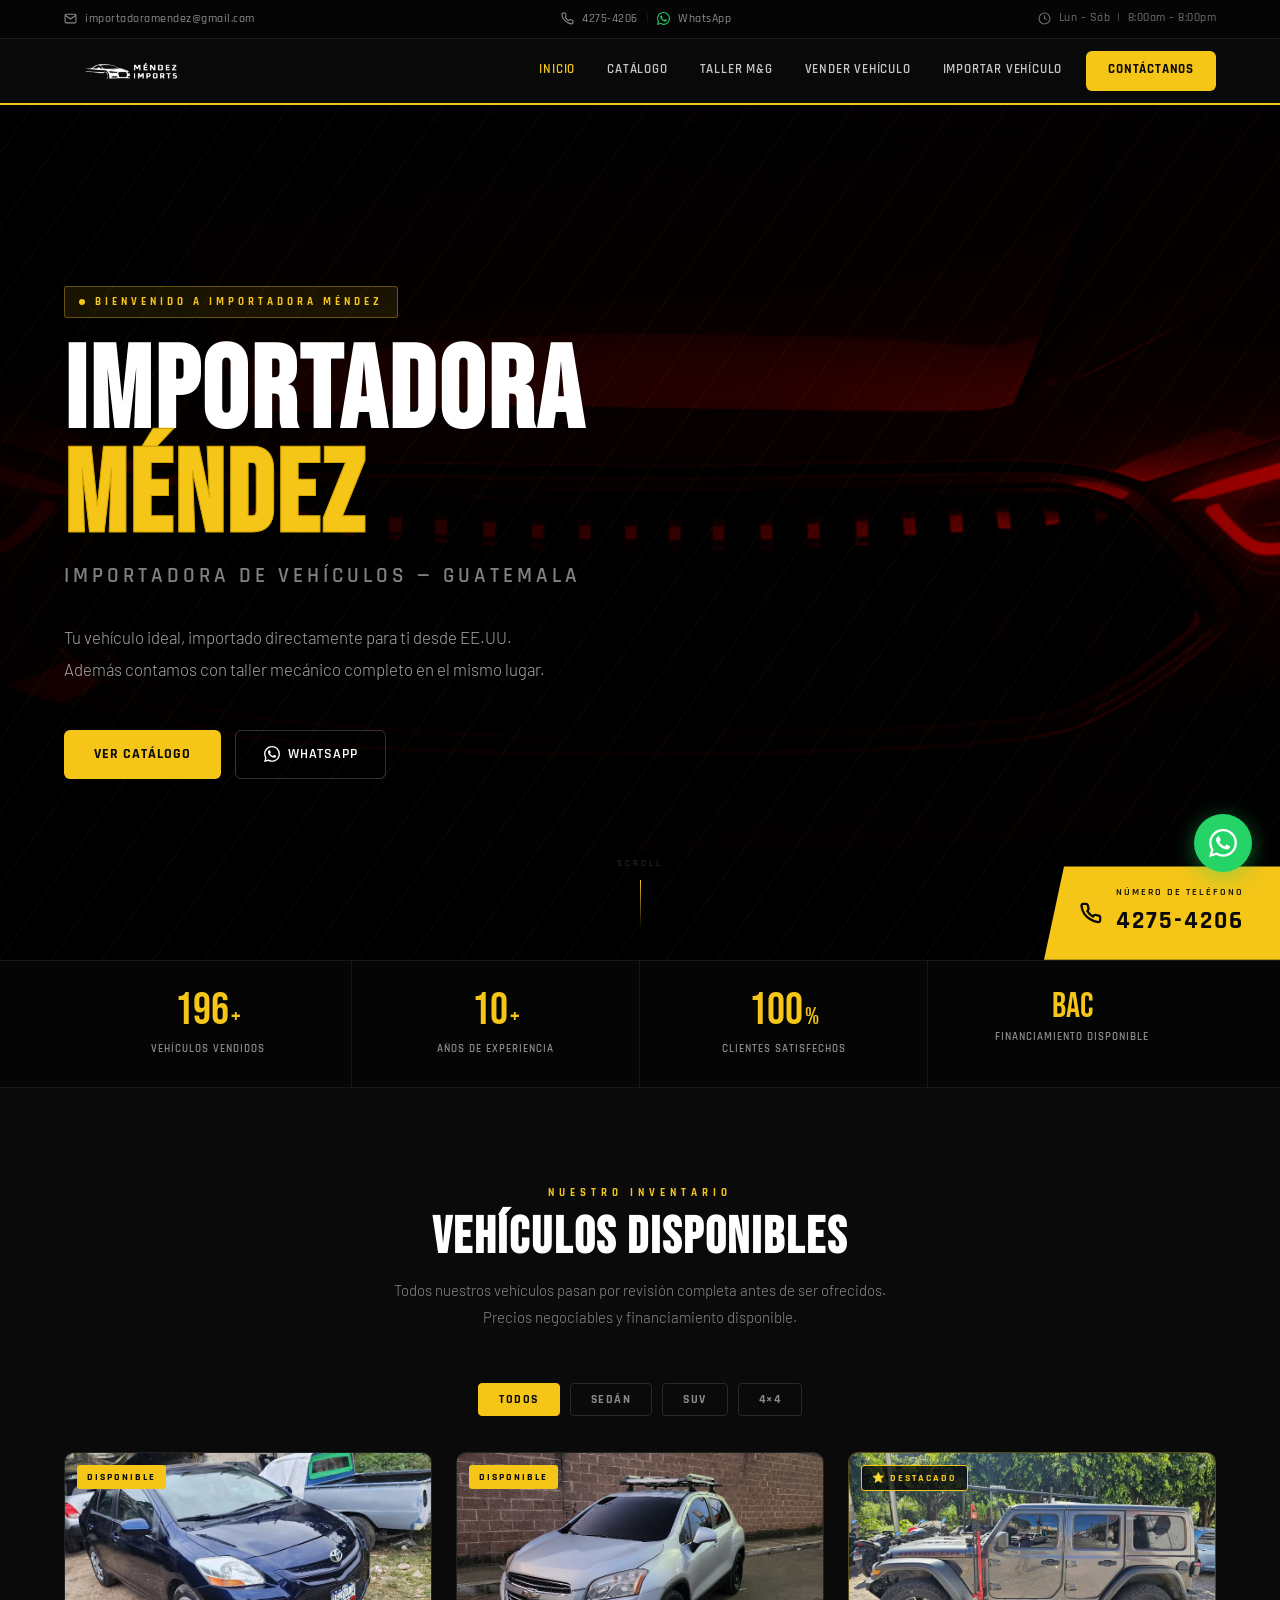
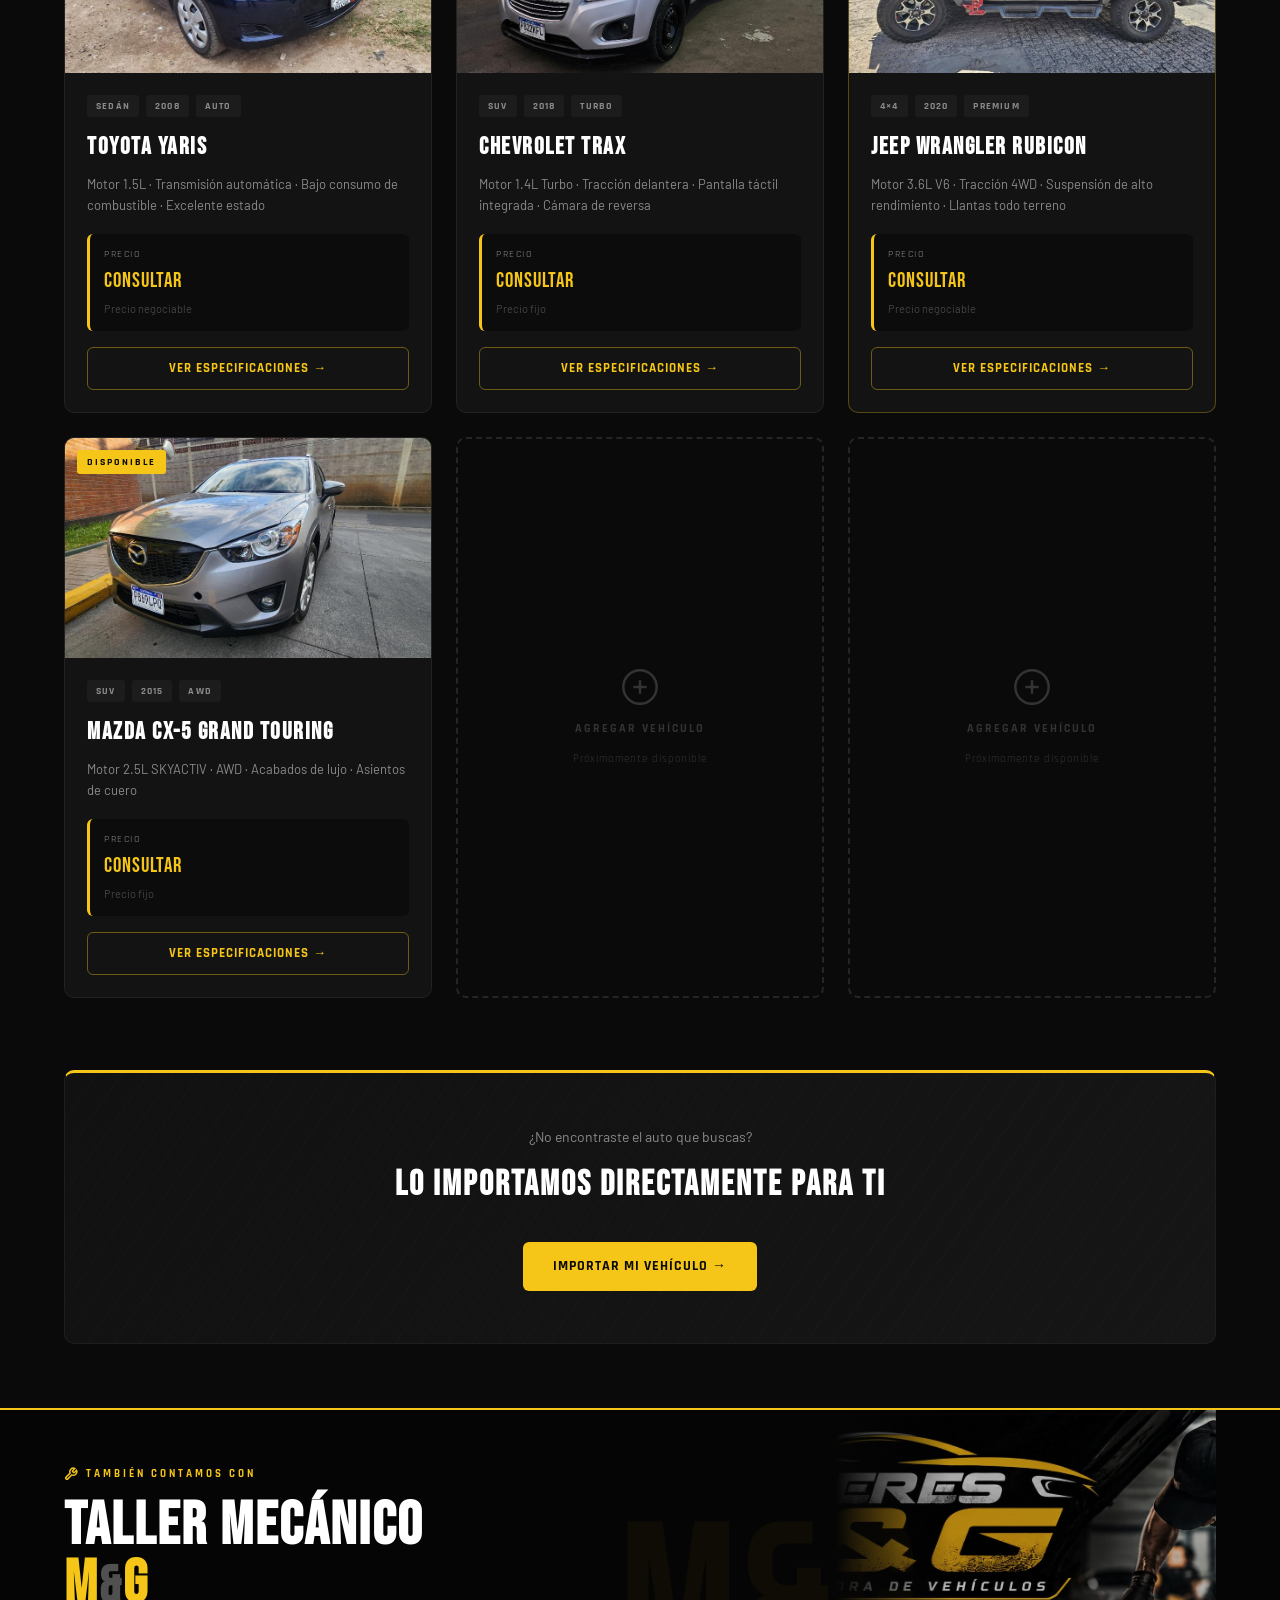
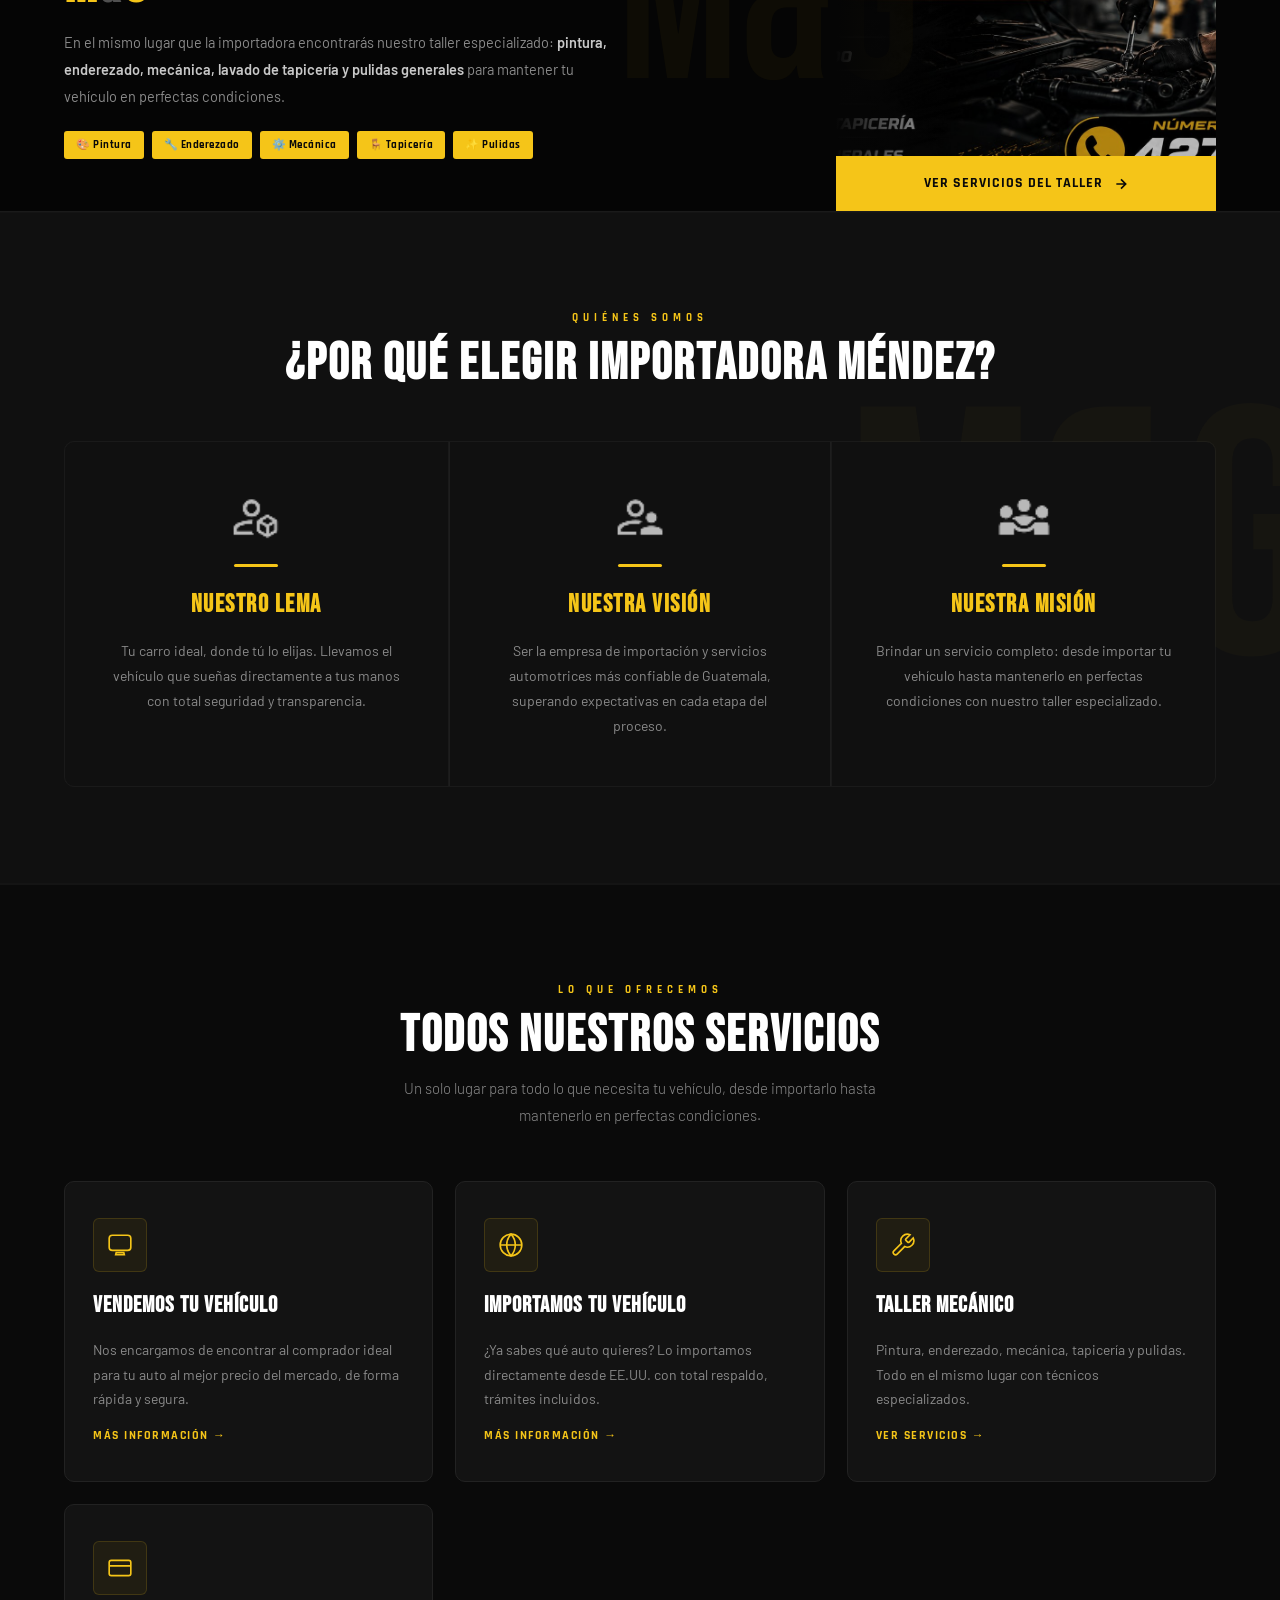
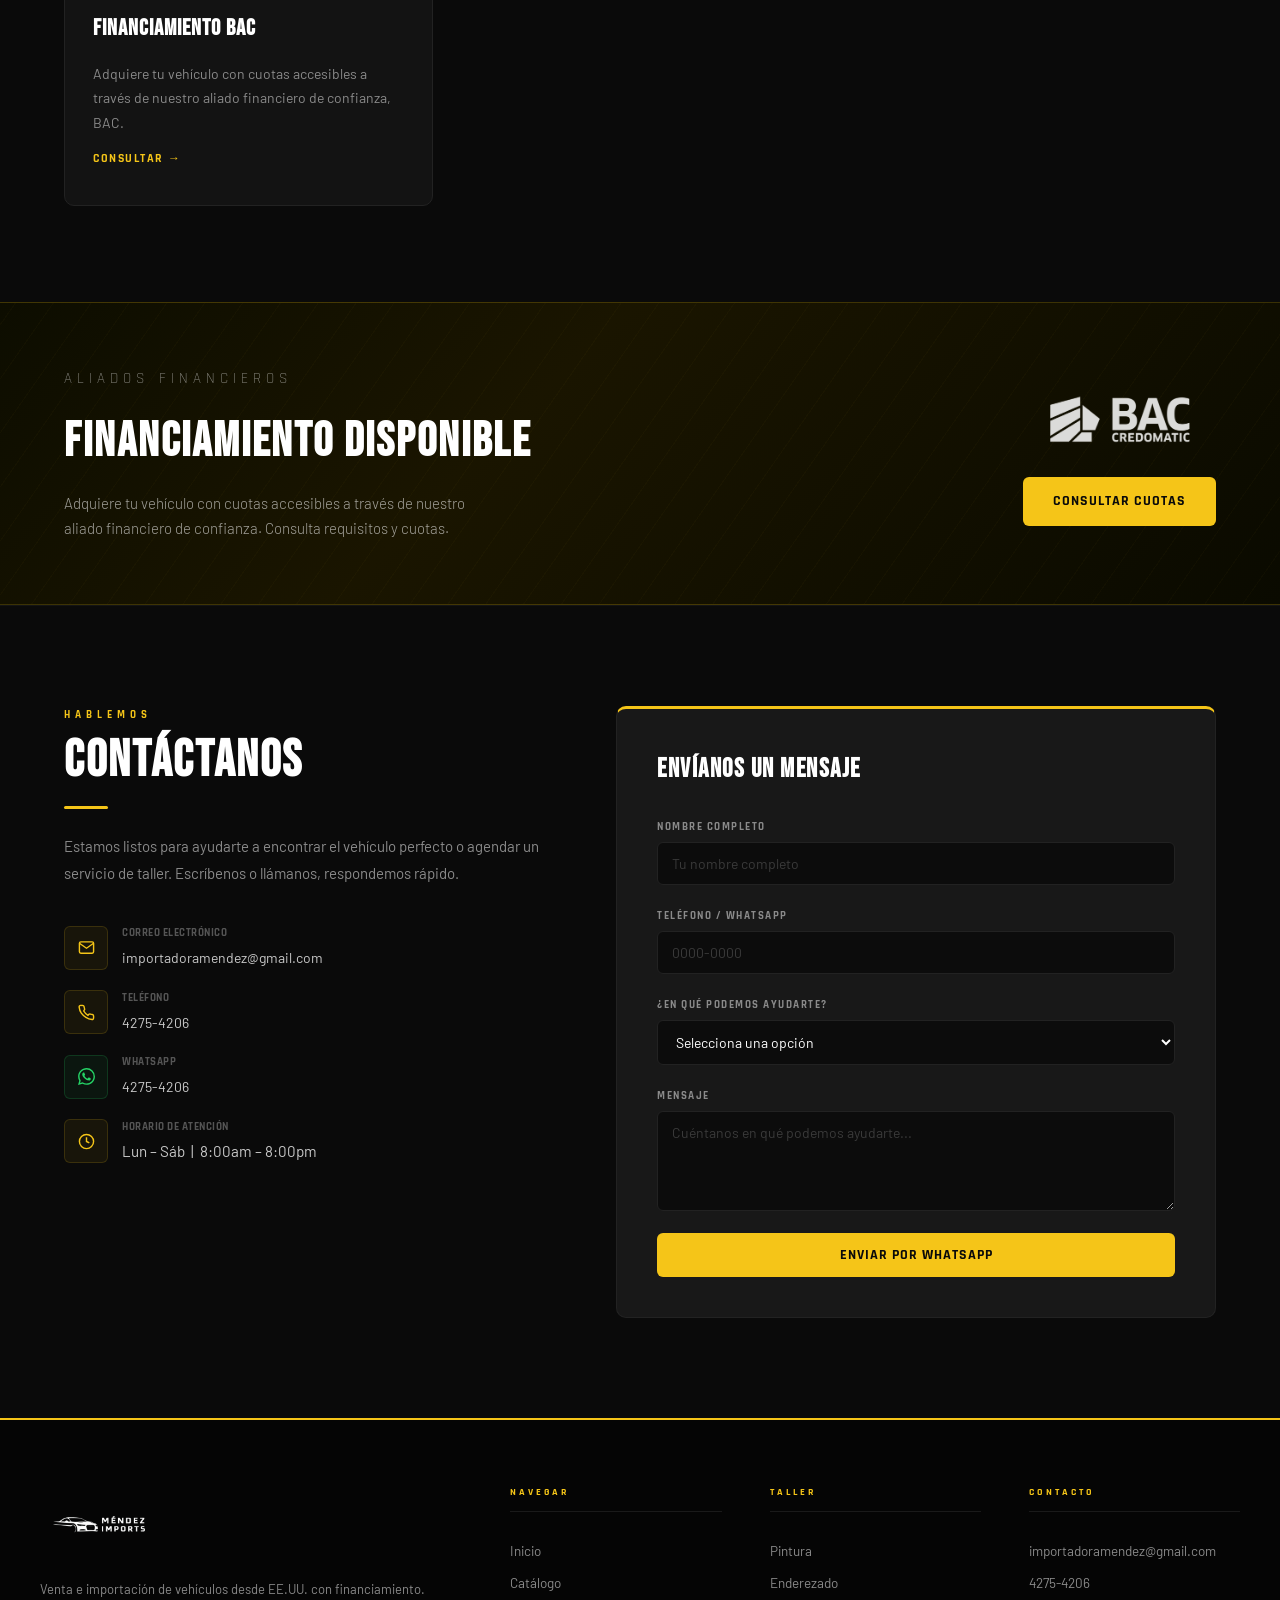
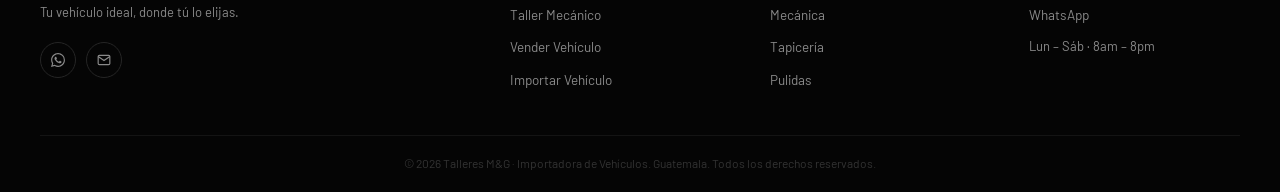
<file: index.html>
<!doctype html>
<html lang="es">
<head>
  <meta charset="UTF-8" />
  <meta name="viewport" content="width=device-width, initial-scale=1.0" />

  <title>Importadora Méndez | Venta e Importación de Vehículos · Guatemala</title>
  <meta name="description" content="Importadora Méndez — Venta e Importación de Vehículos en Guatemala. Venta, importación, pintura, enderezado, mecánica, tapicería y pulidas. Tel: 4275-4206" />
  <meta name="keywords" content="importadora de carros Guatemala, taller mecanico Guatemala, venta de vehiculos Guatemala, importar carro Guatemala, pintura autos Guatemala, M&G" />
  <meta name="robots" content="index, follow" />
  <link rel="canonical" href="https://talleresmg.com/" />

  <meta property="og:type" content="website" />
  <meta property="og:title" content="Importadora Méndez | Venta e Importación de Vehículos · Guatemala" />
  <meta property="og:description" content="Tu vehículo ideal, importado directamente. Además contamos con taller mecánico completo: pintura, enderezado, mecánica y más." />
  <meta property="og:image" content="img/font-principal.png" />
  <meta property="og:locale" content="es_GT" />

  <link rel="preconnect" href="https://fonts.googleapis.com" />
  <link rel="preconnect" href="https://fonts.gstatic.com" crossorigin />
  <link href="https://fonts.googleapis.com/css2?family=Bebas+Neue&family=Rajdhani:wght@400;500;600;700&family=Barlow:ital,wght@0,300;0,400;0,500;0,600;0,700;1,300&display=swap" rel="stylesheet" />
  <link rel="stylesheet" href="css/shared.css" />
  <link rel="stylesheet" href="index.css" />
</head>
<body>

  <!-- SUB-NAV -->
  <nav class="sub-nav">
    <div class="container sub-nav-container">
      <div class="contact-info">
        <svg class="icon-sm" viewBox="0 0 24 24" fill="none" stroke="currentColor" stroke-width="2"><path d="M4 4h16c1.1 0 2 .9 2 2v12c0 1.1-.9 2-2 2H4c-1.1 0-2-.9-2-2V6c0-1.1.9-2 2-2z"/><polyline points="22,6 12,13 2,6"/></svg>
        <a href="mailto:importadoramendez@gmail.com">importadoramendez@gmail.com</a>
      </div>
      <div class="contact-info">
        <svg class="icon-sm" viewBox="0 0 24 24" fill="none" stroke="currentColor" stroke-width="2"><path d="M22 16.92v3a2 2 0 0 1-2.18 2 19.79 19.79 0 0 1-8.63-3.07A19.5 19.5 0 0 1 4.69 13a19.79 19.79 0 0 1-3.07-8.67A2 2 0 0 1 3.56 2h3a2 2 0 0 1 2 1.72c.127.96.361 1.903.7 2.81a2 2 0 0 1-.45 2.11L8.09 9.91a16 16 0 0 0 6 6l1.27-1.27a2 2 0 0 1 2.11-.45c.907.339 1.85.573 2.81.7A2 2 0 0 1 22 16.92z"/></svg>
        <a href="tel:+50242754206">4275-4206</a>
        <span class="divider-pipe">|</span>
        <svg class="icon-sm" style="color:#25D366" viewBox="0 0 24 24" fill="currentColor"><path d="M17.472 14.382c-.297-.149-1.758-.867-2.03-.967-.273-.099-.471-.148-.67.15-.197.297-.767.966-.94 1.164-.173.199-.347.223-.644.075-.297-.15-1.255-.463-2.39-1.475-.883-.788-1.48-1.761-1.653-2.059-.173-.297-.018-.458.13-.606.134-.133.298-.347.446-.52.149-.174.198-.298.298-.497.099-.198.05-.371-.025-.52-.075-.149-.669-1.612-.916-2.207-.242-.579-.487-.5-.669-.51-.173-.008-.371-.01-.57-.01-.198 0-.52.074-.792.372-.272.297-1.04 1.016-1.04 2.479 0 1.462 1.065 2.875 1.213 3.074.149.198 2.096 3.2 5.077 4.487.709.306 1.262.489 1.694.625.712.227 1.36.195 1.871.118.571-.085 1.758-.719 2.006-1.413.248-.694.248-1.289.173-1.413-.074-.124-.272-.198-.57-.347m-5.421 7.403h-.004a9.87 9.87 0 0 1-5.031-1.378l-.361-.214-3.741.982.998-3.648-.235-.374a9.86 9.86 0 0 1-1.51-5.26c.001-5.45 4.436-9.884 9.888-9.884 2.64 0 5.122 1.03 6.988 2.898a9.825 9.825 0 0 1 2.893 6.994c-.003 5.45-4.437 9.884-9.885 9.884m8.413-18.297A11.815 11.815 0 0 0 12.05 0C5.495 0 .16 5.335.157 11.892c0 2.096.547 4.142 1.588 5.945L.057 24l6.305-1.654a11.882 11.882 0 0 0 5.683 1.448h.005c6.554 0 11.89-5.335 11.893-11.893a11.821 11.821 0 0 0-3.48-8.413z"/></svg>
        <a href="https://wa.me/50242754206" target="_blank">WhatsApp</a>
      </div>
      <div class="contact-info horario-info">
        <svg class="icon-sm" viewBox="0 0 24 24" fill="none" stroke="currentColor" stroke-width="2"><circle cx="12" cy="12" r="10"/><polyline points="12 6 12 12 16 14"/></svg>
        <span>Lun – Sáb &nbsp;|&nbsp; 8:00am – 8:00pm</span>
      </div>
    </div>
  </nav>

  <!-- HEADER -->
  <header class="main-header">
    <div class="container nav-container">
      <a class="nav-brand" href="index.html"><img src="img/logo2.png" alt="Importadora Méndez" class="logo" /></a>
      <button class="menu-btn" id="menuBtn" aria-label="Abrir menú">&#9776;</button>
      <ul class="nav-links" id="navLinks">
        <li class="nav-active"><a href="index.html" onclick="closeMenu()">Inicio</a></li>
        <li><a href="#carros" onclick="closeMenu()">Catálogo</a></li>
        <li><a href="especificaiones-carro/taller-mg.html" onclick="closeMenu()">Taller M&G</a></li>
        <li><a href="especificaiones-carro/vendemos-tu-vehiculo.html" onclick="closeMenu()">Vender Vehículo</a></li>
        <li><a href="especificaiones-carro/importamos-tu-vehiculo.html" onclick="closeMenu()">Importar Vehículo</a></li>
        <li class="nav-cta"><a href="#contacto" onclick="closeMenu()">Contáctanos</a></li>
      </ul>
    </div>
  </header>

  <!-- HERO -->
  <section class="hero">
    <img src="img/font-principal.png" alt="Importadora Méndez" class="hero-bg" />
    <div class="hero-overlay"></div>
    <div class="hero-content">
      <div class="hero-tag anim-fade-up">Bienvenido a Importadora Méndez</div>
      <h1 class="hero-title anim-fade-up anim-delay-1">IMPORTADORA<br><span class="hero-accent">MÉNDEZ</span></h1>
      <p class="hero-subtitle-small anim-fade-up anim-delay-2">Importadora de Vehículos — Guatemala</p>
      <p class="hero-description anim-fade-up anim-delay-3">
        Tu vehículo ideal, importado directamente para ti desde EE.UU.<br>
        Además contamos con taller mecánico completo en el mismo lugar.
      </p>
      <div class="hero-buttons anim-fade-up anim-delay-4">
        <a href="#carros" class="btn-primary">Ver Catálogo</a>
        <a href="https://wa.me/50242754206" class="btn-outline" target="_blank">
          <svg width="16" height="16" viewBox="0 0 24 24" fill="currentColor"><path d="M17.472 14.382c-.297-.149-1.758-.867-2.03-.967-.273-.099-.471-.148-.67.15-.197.297-.767.966-.94 1.164-.173.199-.347.223-.644.075-.297-.15-1.255-.463-2.39-1.475-.883-.788-1.48-1.761-1.653-2.059-.173-.297-.018-.458.13-.606.134-.133.298-.347.446-.52.149-.174.198-.298.298-.497.099-.198.05-.371-.025-.52-.075-.149-.669-1.612-.916-2.207-.242-.579-.487-.5-.669-.51-.173-.008-.371-.01-.57-.01-.198 0-.52.074-.792.372-.272.297-1.04 1.016-1.04 2.479 0 1.462 1.065 2.875 1.213 3.074.149.198 2.096 3.2 5.077 4.487.709.306 1.262.489 1.694.625.712.227 1.36.195 1.871.118.571-.085 1.758-.719 2.006-1.413.248-.694.248-1.289.173-1.413-.074-.124-.272-.198-.57-.347m-5.421 7.403h-.004a9.87 9.87 0 0 1-5.031-1.378l-.361-.214-3.741.982.998-3.648-.235-.374a9.86 9.86 0 0 1-1.51-5.26c.001-5.45 4.436-9.884 9.888-9.884 2.64 0 5.122 1.03 6.988 2.898a9.825 9.825 0 0 1 2.893 6.994c-.003 5.45-4.437 9.884-9.885 9.884m8.413-18.297A11.815 11.815 0 0 0 12.05 0C5.495 0 .16 5.335.157 11.892c0 2.096.547 4.142 1.588 5.945L.057 24l6.305-1.654a11.882 11.882 0 0 0 5.683 1.448h.005c6.554 0 11.89-5.335 11.893-11.893a11.821 11.821 0 0 0-3.48-8.413z"/></svg>
          WhatsApp
        </a>
      </div>
    </div>
    <div class="hero-phone-strip">
      <svg width="22" height="22" viewBox="0 0 24 24" fill="none" stroke="currentColor" stroke-width="2.5"><path d="M22 16.92v3a2 2 0 0 1-2.18 2 19.79 19.79 0 0 1-8.63-3.07A19.5 19.5 0 0 1 4.69 13a19.79 19.79 0 0 1-3.07-8.67A2 2 0 0 1 3.56 2h3a2 2 0 0 1 2 1.72c.127.96.361 1.903.7 2.81a2 2 0 0 1-.45 2.11L8.09 9.91a16 16 0 0 0 6 6l1.27-1.27a2 2 0 0 1 2.11-.45c.907.339 1.85.573 2.81.7A2 2 0 0 1 22 16.92z"/></svg>
      <div class="hero-phone-strip-text">
        <small>Número de teléfono</small>
        <strong>4275-4206</strong>
      </div>
    </div>
    <div class="hero-scroll-hint">
      <span>Scroll</span>
      <div class="scroll-line"></div>
    </div>
  </section>

  <!-- STATS BAR -->
  <section class="stats-bar">
    <div class="container stats-grid">
      <div class="stat-item">
        <div class="stat-num-row"><span class="stat-number" data-target="200">0</span><span class="stat-suffix">+</span></div>
        <span class="stat-label">Vehículos vendidos</span>
      </div>
      <div class="stat-item">
        <div class="stat-num-row"><span class="stat-number" data-target="10">0</span><span class="stat-suffix">+</span></div>
        <span class="stat-label">Años de experiencia</span>
      </div>
      <div class="stat-item">
        <div class="stat-num-row"><span class="stat-number">100</span><span class="stat-suffix">%</span></div>
        <span class="stat-label">Clientes satisfechos</span>
      </div>
      <div class="stat-item">
        <div class="stat-num-row"><span class="stat-number stat-text">BAC</span></div>
        <span class="stat-label">Financiamiento disponible</span>
      </div>
    </div>
  </section>

  <!-- CATÁLOGO -->
  <section class="catalog-section" id="carros">
    <div class="container">
      <div class="section-header centered">
        <p class="section-eyebrow">Nuestro Inventario</p>
        <h2 class="section-title">Vehículos Disponibles</h2>
        <p class="section-subtitle">Todos nuestros vehículos pasan por revisión completa antes de ser ofrecidos. Precios negociables y financiamiento disponible.</p>
      </div>

      <!-- Filtros -->
      <div class="catalog-filters">
        <button class="filter-btn active" onclick="filterCars('all',this)">Todos</button>
        <button class="filter-btn" onclick="filterCars('sedan',this)">Sedán</button>
        <button class="filter-btn" onclick="filterCars('suv',this)">SUV</button>
        <button class="filter-btn" onclick="filterCars('4x4',this)">4×4</button>
      </div>

      <div class="cards-grid" id="carsGrid">

        <article class="vehicle-card" data-type="sedan">
          <a href="especificaiones-carro/especificaciones-toyota.html" class="card-img-wrap">
            <div class="card-badge badge badge-amarillo">Disponible</div>
            <img src="img-carros/car-toyota-1.jpg" alt="Toyota Yaris 2008" loading="lazy" />
          </a>
          <div class="card-body">
            <div class="card-tags"><span class="tag">Sedán</span><span class="tag">2008</span><span class="tag">Auto</span></div>
            <h3>Toyota Yaris</h3>
            <p class="card-desc">Motor 1.5L · Transmisión automática · Bajo consumo de combustible · Excelente estado</p>
            <div class="card-price">
              <span class="price-label">Precio</span>
              <span class="price-value">Consultar</span>
              <span class="price-note">Precio negociable</span>
            </div>
            <a href="especificaiones-carro/especificaciones-toyota.html" class="card-btn">Ver especificaciones →</a>
          </div>
        </article>

        <article class="vehicle-card" data-type="suv">
          <a href="especificaiones-carro/especificaciones-trax.html" class="card-img-wrap">
            <div class="card-badge badge badge-amarillo">Disponible</div>
            <img src="img-carros/car-trax-1.jpg" alt="Chevrolet Trax 2018" loading="lazy" />
          </a>
          <div class="card-body">
            <div class="card-tags"><span class="tag">SUV</span><span class="tag">2018</span><span class="tag">Turbo</span></div>
            <h3>Chevrolet Trax</h3>
            <p class="card-desc">Motor 1.4L Turbo · Tracción delantera · Pantalla táctil integrada · Cámara de reversa</p>
            <div class="card-price">
              <span class="price-label">Precio</span>
              <span class="price-value">Consultar</span>
              <span class="price-note">Precio fijo</span>
            </div>
            <a href="especificaiones-carro/especificaciones-trax.html" class="card-btn">Ver especificaciones →</a>
          </div>
        </article>

        <article class="vehicle-card vehicle-card--featured" data-type="4x4">
          <a href="especificaiones-carro/especificaciones-rubincon.html" class="card-img-wrap">
            <div class="card-badge badge badge-dark">⭐ Destacado</div>
            <img src="img-carros/car-rubincon-1.jpg" alt="Jeep Wrangler Rubicon 2020" loading="lazy" />
          </a>
          <div class="card-body">
            <div class="card-tags"><span class="tag">4×4</span><span class="tag">2020</span><span class="tag">Premium</span></div>
            <h3>Jeep Wrangler Rubicon</h3>
            <p class="card-desc">Motor 3.6L V6 · Tracción 4WD · Suspensión de alto rendimiento · Llantas todo terreno</p>
            <div class="card-price">
              <span class="price-label">Precio</span>
              <span class="price-value">Consultar</span>
              <span class="price-note">Precio negociable</span>
            </div>
            <a href="especificaiones-carro/especificaciones-rubincon.html" class="card-btn">Ver especificaciones →</a>
          </div>
        </article>

        <article class="vehicle-card" data-type="suv">
          <a href="especificaiones-carro/especificaciones-mazda.html" class="card-img-wrap">
            <div class="card-badge badge badge-amarillo">Disponible</div>
            <img src="img-carros/car-mazda-1.jpg" alt="Mazda CX-5 Grand Touring 2015" loading="lazy" />
          </a>
          <div class="card-body">
            <div class="card-tags"><span class="tag">SUV</span><span class="tag">2015</span><span class="tag">AWD</span></div>
            <h3>Mazda CX-5 Grand Touring</h3>
            <p class="card-desc">Motor 2.5L SKYACTIV · AWD · Acabados de lujo · Asientos de cuero</p>
            <div class="card-price">
              <span class="price-label">Precio</span>
              <span class="price-value">Consultar</span>
              <span class="price-note">Precio fijo</span>
            </div>
            <a href="especificaiones-carro/especificaciones-mazda.html" class="card-btn">Ver especificaciones →</a>
          </div>
        </article>

        <!-- Espacios para agregar más vehículos -->
        <article class="vehicle-card" data-type="placeholder" style="border:2px dashed #252525; background:transparent; display:flex; align-items:center; justify-content:center; min-height:380px; flex-direction:column; gap:12px; color:#333; transition: all 0.25s ease;" onmouseenter="this.style.borderColor='rgba(245,197,24,0.4)';this.style.color='rgba(245,197,24,0.5)'" onmouseleave="this.style.borderColor='#252525';this.style.color='#333'">
          <svg width="40" height="40" viewBox="0 0 24 24" fill="none" stroke="currentColor" stroke-width="1.5"><circle cx="12" cy="12" r="10"/><path d="M12 8v8M8 12h8"/></svg>
          <span style="font-family:'Rajdhani',sans-serif; font-weight:700; font-size:12px; letter-spacing:2px; text-transform:uppercase;">Agregar vehículo</span>
          <span style="font-size:11px; letter-spacing:1px; font-family:'Rajdhani',sans-serif;">Próximamente disponible</span>
        </article>

        <article class="vehicle-card" data-type="placeholder" style="border:2px dashed #252525; background:transparent; display:flex; align-items:center; justify-content:center; min-height:380px; flex-direction:column; gap:12px; color:#333; transition: all 0.25s ease;" onmouseenter="this.style.borderColor='rgba(245,197,24,0.4)';this.style.color='rgba(245,197,24,0.5)'" onmouseleave="this.style.borderColor='#252525';this.style.color='#333'">
          <svg width="40" height="40" viewBox="0 0 24 24" fill="none" stroke="currentColor" stroke-width="1.5"><circle cx="12" cy="12" r="10"/><path d="M12 8v8M8 12h8"/></svg>
          <span style="font-family:'Rajdhani',sans-serif; font-weight:700; font-size:12px; letter-spacing:2px; text-transform:uppercase;">Agregar vehículo</span>
          <span style="font-size:11px; letter-spacing:1px; font-family:'Rajdhani',sans-serif;">Próximamente disponible</span>
        </article>

      </div>

      <div class="catalog-cta">
        <p>¿No encontraste el auto que buscas?</p>
        <h3>Lo importamos directamente para ti</h3>
        <a href="especificaiones-carro/importamos-tu-vehiculo.html" class="btn-primary">Importar mi vehículo →</a>
      </div>
    </div>
  </section>

  <!-- TALLER BANNER (bloque compacto) -->
  <section class="taller-banner-section" id="taller">
    <div class="container">
      <div class="taller-banner-inner">
        <div class="taller-banner-left">
          <div class="taller-banner-tag">
            <svg width="14" height="14" viewBox="0 0 24 24" fill="none" stroke="currentColor" stroke-width="2.5"><path d="M14.7 6.3a1 1 0 0 0 0 1.4l1.6 1.6a1 1 0 0 0 1.4 0l3.77-3.77a6 6 0 0 1-7.94 7.94l-6.91 6.91a2.12 2.12 0 0 1-3-3l6.91-6.91a6 6 0 0 1 7.94-7.94l-3.76 3.76z"/></svg>
            También contamos con
          </div>
          <h2 class="taller-banner-title">Taller Mecánico<br><span>M<span class="amp">&</span>G</span></h2>
          <p class="taller-banner-desc">
            En el mismo lugar que la importadora encontrarás nuestro taller especializado: <strong>pintura, enderezado, mecánica, lavado de tapicería y pulidas generales</strong> para mantener tu vehículo en perfectas condiciones.
          </p>
          <div class="taller-banner-pills">
            <span>🎨 Pintura</span>
            <span>🔧 Enderezado</span>
            <span>⚙️ Mecánica</span>
            <span>🪑 Tapicería</span>
            <span>✨ Pulidas</span>
          </div>
        </div>
        <div class="taller-banner-right">
          <img src="img/taller-mecanico.png" alt="Taller M&G" class="taller-banner-img" />
          <a href="especificaiones-carro/taller-mg.html" class="taller-banner-btn">
            Ver servicios del taller
            <svg width="16" height="16" viewBox="0 0 24 24" fill="none" stroke="currentColor" stroke-width="2.5"><path d="M5 12h14M12 5l7 7-7 7"/></svg>
          </a>
        </div>
      </div>
    </div>
  </section>

  <!-- NOSOTROS -->
  <section class="nosotros-section">
    <div class="container">
      <div class="section-header centered">
        <p class="section-eyebrow">Quiénes somos</p>
        <h2 class="section-title">¿Por qué elegir Importadora Méndez?</h2>
      </div>
      <div class="nosotros-grid">
        <div class="nosotros-item">
          <div class="nosotros-icon-wrap"><img src="img/icon-lema.png" alt="Nuestro Lema" /></div>
          <div class="divider-line"></div>
          <h3>Nuestro Lema</h3>
          <p>Tu carro ideal, donde tú lo elijas. Llevamos el vehículo que sueñas directamente a tus manos con total seguridad y transparencia.</p>
        </div>
        <div class="nosotros-item nosotros-item--center">
          <div class="nosotros-icon-wrap"><img src="img/icon-vision.png" alt="Nuestra Visión" /></div>
          <div class="divider-line"></div>
          <h3>Nuestra Visión</h3>
          <p>Ser la empresa de importación y servicios automotrices más confiable de Guatemala, superando expectativas en cada etapa del proceso.</p>
        </div>
        <div class="nosotros-item">
          <div class="nosotros-icon-wrap"><img src="img/icon-mision.png" alt="Nuestra Misión" /></div>
          <div class="divider-line"></div>
          <h3>Nuestra Misión</h3>
          <p>Brindar un servicio completo: desde importar tu vehículo hasta mantenerlo en perfectas condiciones con nuestro taller especializado.</p>
        </div>
      </div>
    </div>
  </section>

  <!-- SERVICIOS -->
  <section class="servicios-section">
    <div class="container">
      <div class="section-header centered">
        <p class="section-eyebrow">Lo que ofrecemos</p>
        <h2 class="section-title">Todos Nuestros Servicios</h2>
        <p class="section-subtitle">Un solo lugar para todo lo que necesita tu vehículo, desde importarlo hasta mantenerlo en perfectas condiciones.</p>
      </div>
      <div class="servicios-grid">
        <a href="especificaiones-carro/vendemos-tu-vehiculo.html" class="servicio-card">
          <div class="servicio-icon-wrap">
            <svg width="26" height="26" viewBox="0 0 24 24" fill="none" stroke="currentColor" stroke-width="1.5"><path d="M19 17H5a3 3 0 0 1-3-3V6a3 3 0 0 1 3-3h14a3 3 0 0 1 3 3v8a3 3 0 0 1-3 3z"/><path d="M16 21H8l.5-2h7l.5 2z"/></svg>
          </div>
          <h3>Vendemos tu Vehículo</h3>
          <p>Nos encargamos de encontrar al comprador ideal para tu auto al mejor precio del mercado, de forma rápida y segura.</p>
          <span class="servicio-link">Más información →</span>
        </a>
        <a href="especificaiones-carro/importamos-tu-vehiculo.html" class="servicio-card">
          <div class="servicio-icon-wrap">
            <svg width="26" height="26" viewBox="0 0 24 24" fill="none" stroke="currentColor" stroke-width="1.5"><circle cx="12" cy="12" r="10"/><path d="M2 12h20M12 2a15.3 15.3 0 0 1 4 10 15.3 15.3 0 0 1-4 10 15.3 15.3 0 0 1-4-10 15.3 15.3 0 0 1 4-10z"/></svg>
          </div>
          <h3>Importamos tu Vehículo</h3>
          <p>¿Ya sabes qué auto quieres? Lo importamos directamente desde EE.UU. con total respaldo, trámites incluidos.</p>
          <span class="servicio-link">Más información →</span>
        </a>
        <a href="especificaiones-carro/taller-mg.html" class="servicio-card">
          <div class="servicio-icon-wrap">
            <svg width="26" height="26" viewBox="0 0 24 24" fill="none" stroke="currentColor" stroke-width="1.5"><path d="M14.7 6.3a1 1 0 0 0 0 1.4l1.6 1.6a1 1 0 0 0 1.4 0l3.77-3.77a6 6 0 0 1-7.94 7.94l-6.91 6.91a2.12 2.12 0 0 1-3-3l6.91-6.91a6 6 0 0 1 7.94-7.94l-3.76 3.76z"/></svg>
          </div>
          <h3>Taller Mecánico</h3>
          <p>Pintura, enderezado, mecánica, tapicería y pulidas. Todo en el mismo lugar con técnicos especializados.</p>
          <span class="servicio-link">Ver servicios →</span>
        </a>
        <a href="#contacto" class="servicio-card">
          <div class="servicio-icon-wrap">
            <svg width="26" height="26" viewBox="0 0 24 24" fill="none" stroke="currentColor" stroke-width="1.5"><rect x="2" y="5" width="20" height="14" rx="2"/><path d="M2 10h20"/></svg>
          </div>
          <h3>Financiamiento BAC</h3>
          <p>Adquiere tu vehículo con cuotas accesibles a través de nuestro aliado financiero de confianza, BAC.</p>
          <span class="servicio-link">Consultar →</span>
        </a>
      </div>
    </div>
  </section>

  <!-- FINANCE BANNER -->
  <section class="finance-banner">
    <div class="container finance-content">
      <div class="finance-text">
        <p class="section-eyebrow" style="text-align:left">Aliados financieros</p>
        <h2>Financiamiento disponible</h2>
        <p>Adquiere tu vehículo con cuotas accesibles a través de nuestro aliado financiero de confianza. Consulta requisitos y cuotas.</p>
      </div>
      <div class="finance-right">
        <img src="img/logo-bac.png" alt="BAC Financiamiento" class="logo-bac" />
        <a href="#contacto" class="btn-primary">Consultar cuotas</a>
      </div>
    </div>
  </section>

  <!-- CONTACTO -->
  <section class="contacto-section" id="contacto">
    <div class="container contacto-grid">
      <div class="contacto-info">
        <p class="section-eyebrow">Hablemos</p>
        <h2 class="section-title">Contáctanos</h2>
        <div class="divider-line" style="margin:20px 0 24px"></div>
        <p class="contacto-desc">Estamos listos para ayudarte a encontrar el vehículo perfecto o agendar un servicio de taller. Escríbenos o llámanos, respondemos rápido.</p>
        <div class="contacto-items">
          <div class="contacto-item">
            <div class="contacto-item-icon">
              <svg width="17" height="17" viewBox="0 0 24 24" fill="none" stroke="currentColor" stroke-width="2"><path d="M4 4h16c1.1 0 2 .9 2 2v12c0 1.1-.9 2-2 2H4c-1.1 0-2-.9-2-2V6c0-1.1.9-2 2-2z"/><polyline points="22,6 12,13 2,6"/></svg>
            </div>
            <div>
              <p class="ci-label">Correo electrónico</p>
              <a href="mailto:importadoramendez@gmail.com">importadoramendez@gmail.com</a>
            </div>
          </div>
          <div class="contacto-item">
            <div class="contacto-item-icon">
              <svg width="17" height="17" viewBox="0 0 24 24" fill="none" stroke="currentColor" stroke-width="2"><path d="M22 16.92v3a2 2 0 0 1-2.18 2 19.79 19.79 0 0 1-8.63-3.07A19.5 19.5 0 0 1 4.69 13a19.79 19.79 0 0 1-3.07-8.67A2 2 0 0 1 3.56 2h3a2 2 0 0 1 2 1.72c.127.96.361 1.903.7 2.81a2 2 0 0 1-.45 2.11L8.09 9.91a16 16 0 0 0 6 6l1.27-1.27a2 2 0 0 1 2.11-.45c.907.339 1.85.573 2.81.7A2 2 0 0 1 22 16.92z"/></svg>
            </div>
            <div>
              <p class="ci-label">Teléfono</p>
              <a href="tel:+50242754206">4275-4206</a>
            </div>
          </div>
          <div class="contacto-item">
            <div class="contacto-item-icon wa-icon-bg">
              <svg width="17" height="17" viewBox="0 0 24 24" fill="currentColor"><path d="M17.472 14.382c-.297-.149-1.758-.867-2.03-.967-.273-.099-.471-.148-.67.15-.197.297-.767.966-.94 1.164-.173.199-.347.223-.644.075-.297-.15-1.255-.463-2.39-1.475-.883-.788-1.48-1.761-1.653-2.059-.173-.297-.018-.458.13-.606.134-.133.298-.347.446-.52.149-.174.198-.298.298-.497.099-.198.05-.371-.025-.52-.075-.149-.669-1.612-.916-2.207-.242-.579-.487-.5-.669-.51-.173-.008-.371-.01-.57-.01-.198 0-.52.074-.792.372-.272.297-1.04 1.016-1.04 2.479 0 1.462 1.065 2.875 1.213 3.074.149.198 2.096 3.2 5.077 4.487.709.306 1.262.489 1.694.625.712.227 1.36.195 1.871.118.571-.085 1.758-.719 2.006-1.413.248-.694.248-1.289.173-1.413-.074-.124-.272-.198-.57-.347m-5.421 7.403h-.004a9.87 9.87 0 0 1-5.031-1.378l-.361-.214-3.741.982.998-3.648-.235-.374a9.86 9.86 0 0 1-1.51-5.26c.001-5.45 4.436-9.884 9.888-9.884 2.64 0 5.122 1.03 6.988 2.898a9.825 9.825 0 0 1 2.893 6.994c-.003 5.45-4.437 9.884-9.885 9.884m8.413-18.297A11.815 11.815 0 0 0 12.05 0C5.495 0 .16 5.335.157 11.892c0 2.096.547 4.142 1.588 5.945L.057 24l6.305-1.654a11.882 11.882 0 0 0 5.683 1.448h.005c6.554 0 11.89-5.335 11.893-11.893a11.821 11.821 0 0 0-3.48-8.413z"/></svg>
            </div>
            <div>
              <p class="ci-label">WhatsApp</p>
              <a href="https://wa.me/50242754206" target="_blank">4275-4206</a>
            </div>
          </div>
          <div class="contacto-item">
            <div class="contacto-item-icon">
              <svg width="17" height="17" viewBox="0 0 24 24" fill="none" stroke="currentColor" stroke-width="2"><circle cx="12" cy="12" r="10"/><polyline points="12 6 12 12 16 14"/></svg>
            </div>
            <div>
              <p class="ci-label">Horario de atención</p>
              <span style="color:var(--texto-claro);font-size:.95rem;">Lun – Sáb &nbsp;|&nbsp; 8:00am – 8:00pm</span>
            </div>
          </div>
        </div>
      </div>
      <form class="contacto-form" onsubmit="handleForm(event)">
        <h3 class="form-title-head">Envíanos un mensaje</h3>
        <div class="form-group">
          <label for="nombre">Nombre completo</label>
          <input type="text" id="nombre" placeholder="Tu nombre completo" required />
        </div>
        <div class="form-group">
          <label for="telefono">Teléfono / WhatsApp</label>
          <input type="tel" id="telefono" placeholder="0000-0000" required />
        </div>
        <div class="form-group">
          <label for="interes">¿En qué podemos ayudarte?</label>
          <select id="interes">
            <option value="">Selecciona una opción</option>
            <optgroup label="Vehículos en venta">
              <option>Toyota Yaris 2008</option>
              <option>Chevrolet Trax 2018</option>
              <option>Jeep Wrangler Rubicon 2020</option>
              <option>Mazda CX-5 Grand Touring 2015</option>
            </optgroup>
            <optgroup label="Servicios de importación">
              <option>Quiero importar un vehículo</option>
              <option>Quiero vender mi vehículo</option>
              <option>Información sobre financiamiento</option>
            </optgroup>
            <optgroup label="Taller Mecánico">
              <option>Servicio de Pintura</option>
              <option>Enderezado de Carrocería</option>
              <option>Mecánica General</option>
              <option>Lavado de Tapicería</option>
              <option>Pulida General</option>
            </optgroup>
          </select>
        </div>
        <div class="form-group">
          <label for="mensaje">Mensaje</label>
          <textarea id="mensaje" rows="4" placeholder="Cuéntanos en qué podemos ayudarte..."></textarea>
        </div>
        <button type="submit" class="btn-primary btn-full">Enviar por WhatsApp</button>
        <div id="formSuccess" class="form-success" style="display:none;">✅ ¡Abriendo WhatsApp! Si no se abre, escríbenos al <a href="https://wa.me/50242754206" target="_blank" style="color:inherit;text-decoration:underline;">4275-4206</a>.</div>
      </form>
    </div>
  </section>

  <!-- FOOTER -->
  <footer class="site-footer">
    <div class="container footer-inner">
      <div class="footer-brand">
        <a href="index.html"><img src="img/logo2.png" alt="Importadora Méndez" class="footer-logo" /></a>
        <p>Venta e importación de vehículos desde EE.UU. con financiamiento.<br>Tu vehículo ideal, donde tú lo elijas.</p>
        <div class="footer-social">
          <a href="https://wa.me/50242754206" target="_blank" aria-label="WhatsApp">
            <svg width="14" height="14" viewBox="0 0 24 24" fill="currentColor"><path d="M17.472 14.382c-.297-.149-1.758-.867-2.03-.967-.273-.099-.471-.148-.67.15-.197.297-.767.966-.94 1.164-.173.199-.347.223-.644.075-.297-.15-1.255-.463-2.39-1.475-.883-.788-1.48-1.761-1.653-2.059-.173-.297-.018-.458.13-.606.134-.133.298-.347.446-.52.149-.174.198-.298.298-.497.099-.198.05-.371-.025-.52-.075-.149-.669-1.612-.916-2.207-.242-.579-.487-.5-.669-.51-.173-.008-.371-.01-.57-.01-.198 0-.52.074-.792.372-.272.297-1.04 1.016-1.04 2.479 0 1.462 1.065 2.875 1.213 3.074.149.198 2.096 3.2 5.077 4.487.709.306 1.262.489 1.694.625.712.227 1.36.195 1.871.118.571-.085 1.758-.719 2.006-1.413.248-.694.248-1.289.173-1.413-.074-.124-.272-.198-.57-.347m-5.421 7.403h-.004a9.87 9.87 0 0 1-5.031-1.378l-.361-.214-3.741.982.998-3.648-.235-.374a9.86 9.86 0 0 1-1.51-5.26c.001-5.45 4.436-9.884 9.888-9.884 2.64 0 5.122 1.03 6.988 2.898a9.825 9.825 0 0 1 2.893 6.994c-.003 5.45-4.437 9.884-9.885 9.884m8.413-18.297A11.815 11.815 0 0 0 12.05 0C5.495 0 .16 5.335.157 11.892c0 2.096.547 4.142 1.588 5.945L.057 24l6.305-1.654a11.882 11.882 0 0 0 5.683 1.448h.005c6.554 0 11.89-5.335 11.893-11.893a11.821 11.821 0 0 0-3.48-8.413z"/></svg>
          </a>
          <a href="mailto:importadoramendez@gmail.com" aria-label="Email">
            <svg width="14" height="14" viewBox="0 0 24 24" fill="none" stroke="currentColor" stroke-width="2"><path d="M4 4h16c1.1 0 2 .9 2 2v12c0 1.1-.9 2-2 2H4c-1.1 0-2-.9-2-2V6c0-1.1.9-2 2-2z"/><polyline points="22,6 12,13 2,6"/></svg>
          </a>
        </div>
      </div>
      <div class="footer-col">
        <h4>Navegar</h4>
        <a href="index.html">Inicio</a>
        <a href="#carros">Catálogo</a>
        <a href="#taller">Taller Mecánico</a>
        <a href="especificaiones-carro/vendemos-tu-vehiculo.html">Vender Vehículo</a>
        <a href="especificaiones-carro/importamos-tu-vehiculo.html">Importar Vehículo</a>
      </div>
      <div class="footer-col">
        <h4>Taller</h4>
        <a href="especificaiones-carro/taller-mg.html">Pintura</a>
        <a href="especificaiones-carro/taller-mg.html">Enderezado</a>
        <a href="especificaiones-carro/taller-mg.html">Mecánica</a>
        <a href="especificaiones-carro/taller-mg.html">Tapicería</a>
        <a href="especificaiones-carro/taller-mg.html">Pulidas</a>
      </div>
      <div class="footer-col">
        <h4>Contacto</h4>
        <a href="mailto:importadoramendez@gmail.com">importadoramendez@gmail.com</a>
        <a href="tel:+50242754206">4275-4206</a>
        <a href="https://wa.me/50242754206" target="_blank">WhatsApp</a>
        <span style="color:var(--texto-gris);font-size:13px;">Lun – Sáb · 8am – 8pm</span>
      </div>
    </div>
    <div class="footer-bottom container">
      <p>&copy; 2026 Talleres M&G · Importadora de Vehículos. Guatemala. Todos los derechos reservados.</p>
    </div>
  </footer>

  <!-- WhatsApp flotante -->
  <a href="https://wa.me/50242754206" class="whatsapp-float" target="_blank" aria-label="Contáctanos por WhatsApp">
    <svg viewBox="0 0 24 24"><path d="M17.472 14.382c-.297-.149-1.758-.867-2.03-.967-.273-.099-.471-.148-.67.15-.197.297-.767.966-.94 1.164-.173.199-.347.223-.644.075-.297-.15-1.255-.463-2.39-1.475-.883-.788-1.48-1.761-1.653-2.059-.173-.297-.018-.458.13-.606.134-.133.298-.347.446-.52.149-.174.198-.298.298-.497.099-.198.05-.371-.025-.52-.075-.149-.669-1.612-.916-2.207-.242-.579-.487-.5-.669-.51-.173-.008-.371-.01-.57-.01-.198 0-.52.074-.792.372-.272.297-1.04 1.016-1.04 2.479 0 1.462 1.065 2.875 1.213 3.074.149.198 2.096 3.2 5.077 4.487.709.306 1.262.489 1.694.625.712.227 1.36.195 1.871.118.571-.085 1.758-.719 2.006-1.413.248-.694.248-1.289.173-1.413-.074-.124-.272-.198-.57-.347m-5.421 7.403h-.004a9.87 9.87 0 0 1-5.031-1.378l-.361-.214-3.741.982.998-3.648-.235-.374a9.86 9.86 0 0 1-1.51-5.26c.001-5.45 4.436-9.884 9.888-9.884 2.64 0 5.122 1.03 6.988 2.898a9.825 9.825 0 0 1 2.893 6.994c-.003 5.45-4.437 9.884-9.885 9.884m8.413-18.297A11.815 11.815 0 0 0 12.05 0C5.495 0 .16 5.335.157 11.892c0 2.096.547 4.142 1.588 5.945L.057 24l6.305-1.654a11.882 11.882 0 0 0 5.683 1.448h.005c6.554 0 11.89-5.335 11.893-11.893a11.821 11.821 0 0 0-3.48-8.413z"/></svg>
  </a>

  <script>
    // Menú hamburguesa
    const menuBtn = document.getElementById('menuBtn');
    const navLinks = document.getElementById('navLinks');
    menuBtn.addEventListener('click', () => navLinks.classList.toggle('active'));
    document.addEventListener('click', e => {
      if (!navLinks.contains(e.target) && !menuBtn.contains(e.target))
        navLinks.classList.remove('active');
    });
    function closeMenu() { navLinks.classList.remove('active'); }

    // Formulario WhatsApp
    function handleForm(e) {
      e.preventDefault();
      const nombre   = document.getElementById('nombre').value.trim();
      const telefono = document.getElementById('telefono').value.trim();
      const interes  = document.getElementById('interes').value || 'No especificado';
      const mensaje  = document.getElementById('mensaje').value.trim() || 'Sin mensaje adicional.';
      const text = `🚗 *CONSULTA - Talleres M&G*\n\n👤 *Nombre:* ${nombre}\n📞 *Teléfono:* ${telefono}\n\n🔧 *Consulta sobre:* ${interes}\n\n📝 *Mensaje:*\n${mensaje}`;
      const encoded = encodeURIComponent(text);
      const isMobile = /Android|iPhone|iPad|iPod/i.test(navigator.userAgent);
      const url = isMobile
        ? `https://wa.me/50242754206?text=${encoded}`
        : `https://web.whatsapp.com/send?phone=50242754206&text=${encoded}`;
      const s = document.getElementById('formSuccess');
      s.style.display = 'block';
      window.open(url, '_blank');
      e.target.reset();
      setTimeout(() => s.style.display = 'none', 5000);
    }

    // Contador animado
    const counters = document.querySelectorAll('.stat-number[data-target]');
    const io = new IntersectionObserver(entries => {
      entries.forEach(entry => {
        if (!entry.isIntersecting) return;
        const el = entry.target;
        const target = +el.dataset.target;
        let cur = 0;
        const step = Math.ceil(target / 50);
        const t = setInterval(() => {
          cur = Math.min(cur + step, target);
          el.textContent = cur;
          if (cur >= target) clearInterval(t);
        }, 28);
        io.unobserve(el);
      });
    }, { threshold: 0.4 });
    counters.forEach(c => io.observe(c));

    // Filtro catálogo
    function filterCars(type, btn) {
      document.querySelectorAll('.filter-btn').forEach(b => b.classList.remove('active'));
      btn.classList.add('active');
      document.querySelectorAll('#carsGrid .vehicle-card').forEach(card => {
        if (type === 'all' || card.dataset.type === type || card.dataset.type === 'placeholder') {
          card.style.display = '';
        } else {
          card.style.display = 'none';
        }
      });
    }

    // Animación scroll reveal
    const revealItems = document.querySelectorAll('.taller-service-item, .nosotros-item, .servicio-card, .vehicle-card');
    const revealObs = new IntersectionObserver((entries) => {
      entries.forEach(entry => {
        if (entry.isIntersecting) {
          entry.target.style.opacity = '1';
          entry.target.style.transform = 'translateY(0)';
          revealObs.unobserve(entry.target);
        }
      });
    }, { threshold: 0.1 });
    revealItems.forEach((el, i) => {
      el.style.opacity = '0';
      el.style.transform = 'translateY(20px)';
      el.style.transition = `opacity 0.5s ease ${(i % 4) * 0.1}s, transform 0.5s ease ${(i % 4) * 0.1}s, border-color 0.25s ease, box-shadow 0.25s ease, background 0.25s ease`;
      revealObs.observe(el);
    });
  </script>
</body>
</html>
</file>
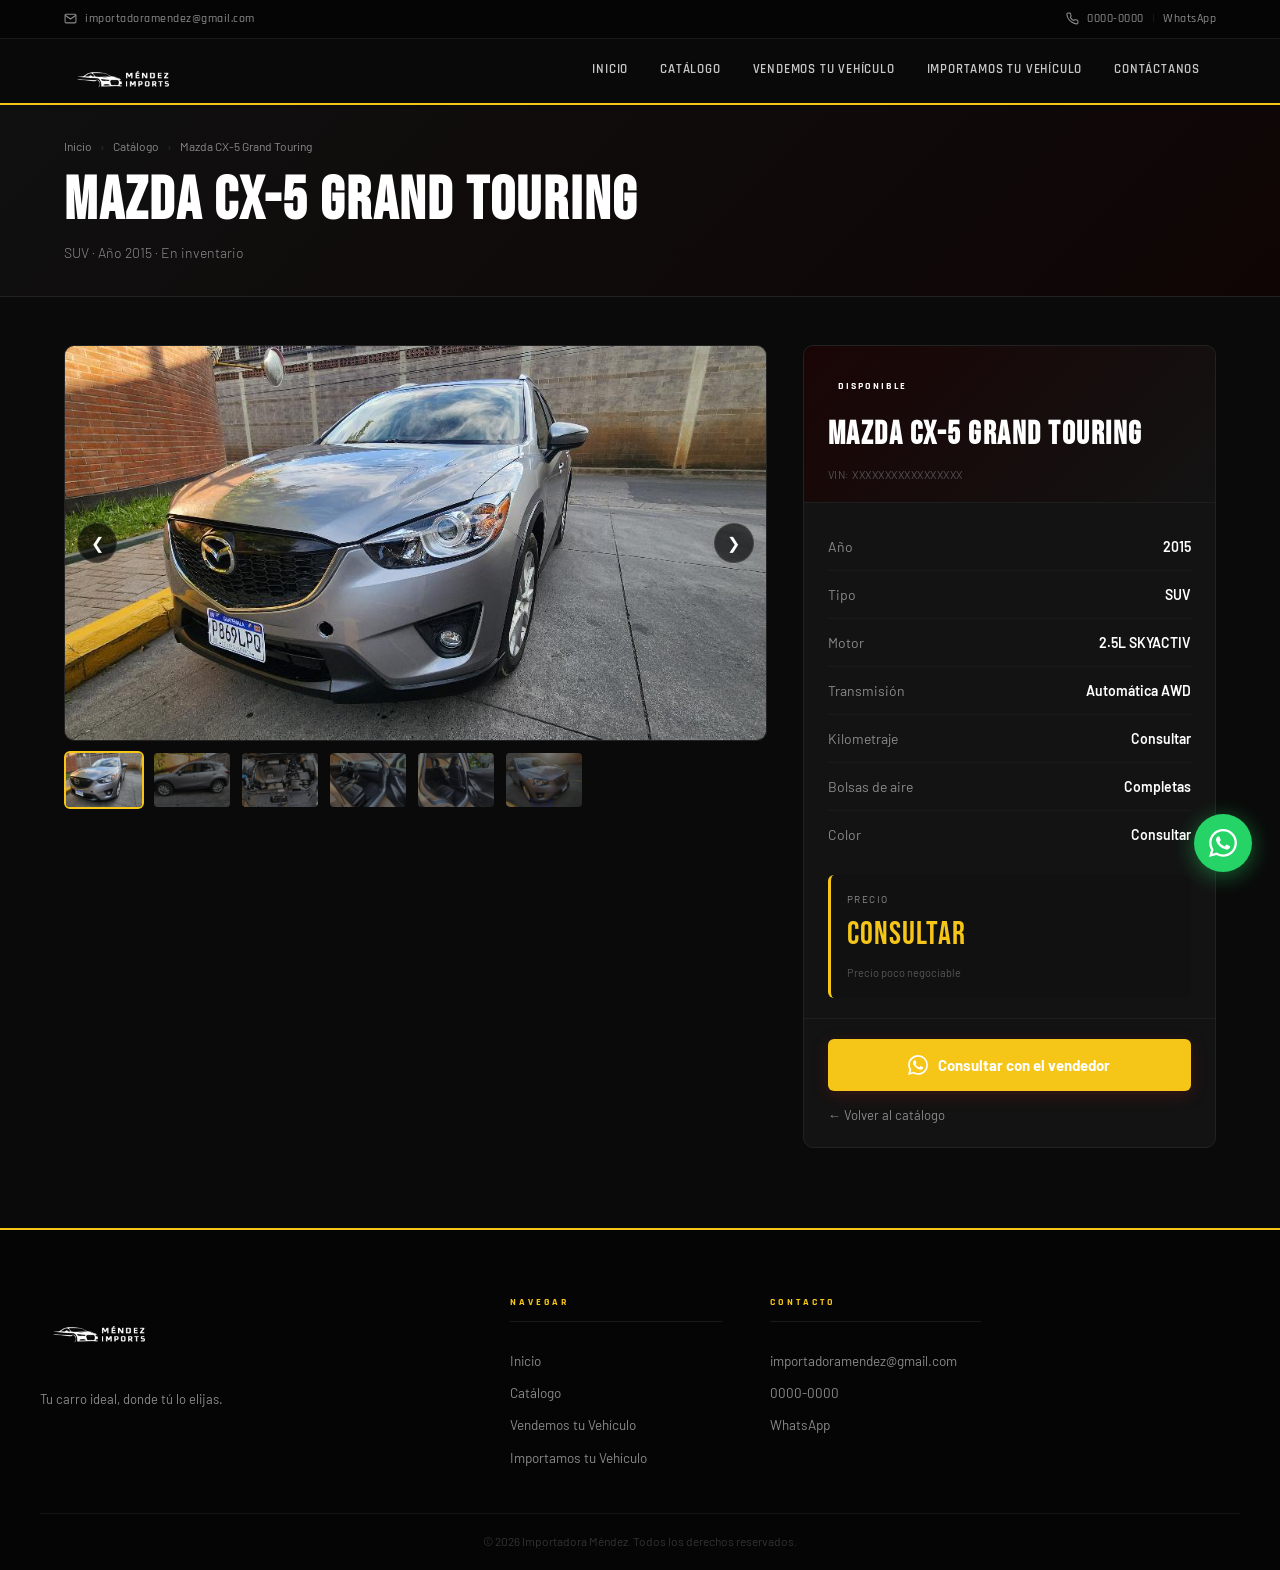
<file: especificaiones-carro/especificaciones-mazda.html>
<!doctype html>
<html lang="es">
<head>
  <meta charset="UTF-8" />
  <meta name="viewport" content="width=device-width, initial-scale=1.0" />
  <title>Mazda CX-5 Grand Touring — Importadora Méndez</title>
  <link rel="preconnect" href="https://fonts.googleapis.com" />
  <link rel="preconnect" href="https://fonts.gstatic.com" crossorigin />
  <link href="https://fonts.googleapis.com/css2?family=Bebas+Neue&family=Rajdhani:wght@400;500;600;700&family=Barlow:ital,wght@0,300;0,400;0,500;0,600;0,700;1,300&display=swap" rel="stylesheet" />
  <link rel="stylesheet" href="../css/shared.css" />
  <link rel="stylesheet" href="../css/carro.css" />
</head>
<body>

  <!-- SUB-NAV -->
  <nav class="sub-nav">
    <div class="container sub-nav-container">
      <div class="contact-info">
        <svg class="icon-sm" viewBox="0 0 24 24" fill="none" stroke="currentColor" stroke-width="2"><path d="M4 4h16c1.1 0 2 .9 2 2v12c0 1.1-.9 2-2 2H4c-1.1 0-2-.9-2-2V6c0-1.1.9-2 2-2z"/><polyline points="22,6 12,13 2,6"/></svg>
        <a href="mailto:importadoramendez@gmail.com">importadoramendez@gmail.com</a>
      </div>
      <div class="contact-info">
        <svg class="icon-sm" viewBox="0 0 24 24" fill="none" stroke="currentColor" stroke-width="2"><path d="M22 16.92v3a2 2 0 0 1-2.18 2 19.79 19.79 0 0 1-8.63-3.07A19.5 19.5 0 0 1 4.69 13a19.79 19.79 0 0 1-3.07-8.67A2 2 0 0 1 3.56 2h3a2 2 0 0 1 2 1.72c.127.96.361 1.903.7 2.81a2 2 0 0 1-.45 2.11L8.09 9.91a16 16 0 0 0 6 6l1.27-1.27a2 2 0 0 1 2.11-.45c.907.339 1.85.573 2.81.7A2 2 0 0 1 22 16.92z"/></svg>
        <a href="tel:00000000">0000-0000</a>
        <span class="divider-pipe">|</span>
        <a href="https://wa.me/00000000">WhatsApp</a>
      </div>
    </div>
  </nav>
  <!-- HEADER -->
  <header class="main-header">
    <div class="container nav-container">
      <a href="../index.html"><img src="../img/logo2.png" alt="Importadora Méndez" class="logo" /></a>
      <button class="menu-btn" id="menuBtn" aria-label="Abrir menú">&#9776;</button>
      <ul class="nav-links" id="navLinks">
        <li><a href="../index.html" onclick="closeMenu()">Inicio</a></li>
        <li><a href="../index.html#carros" onclick="closeMenu()">Catálogo</a></li>
        <li><a href="vendemos-tu-vehiculo.html" onclick="closeMenu()">Vendemos tu Vehículo</a></li>
        <li><a href="importamos-tu-vehiculo.html" onclick="closeMenu()">Importamos tu Vehículo</a></li>
        <li><a href="../index.html#contacto" onclick="closeMenu()" class="nav-cta">Contáctanos</a></li>
      </ul>
    </div>
  </header>

  <!-- PAGE HERO -->
  <div class="page-hero">
    <div class="container">
      <div class="breadcrumb">
        <a href="../index.html">Inicio</a>
        <span class="breadcrumb-sep">›</span>
        <a href="../index.html#carros">Catálogo</a>
        <span class="breadcrumb-sep">›</span>
        <span>Mazda CX-5 Grand Touring</span>
      </div>
      <h1>Mazda CX-5 Grand Touring</h1>
      <p class="hero-sub">SUV · Año 2015 · En inventario</p>
    </div>
  </div>

  <!-- VEHICLE PAGE -->
  <section class="vehicle-page">
    <div class="container vehicle-grid">

      <!-- CARRUSEL -->
      <div class="carousel-wrap">
        <div class="carousel" id="mainCarousel">
          <img src="../img-carros/car-mazda-1.jpg" class="active" />
          <img src="../img-carros/car-mazda-2.jpg" class="" />
          <img src="../img-carros/car-mazda-3.jpg" class="" />
          <img src="../img-carros/car-mazda-4.jpg" class="" />
          <img src="../img-carros/car-mazda-5.jpg" class="" />
          <img src="../img-carros/car-mazda-6.jpg" class="" />
          <button class="nav-btn prev" onclick="changeSlide(-1)">&#10094;</button>
          <button class="nav-btn next" onclick="changeSlide(1)">&#10095;</button>
        </div>
        <div class="thumbnails">
          <div class="thumb-item active" onclick="showSlide(0)">
            <img src="../img-carros/car-mazda-1.jpg" alt="Imagen 1" />
          </div>
          <div class="thumb-item " onclick="showSlide(1)">
            <img src="../img-carros/car-mazda-2.jpg" alt="Imagen 2" />
          </div>
          <div class="thumb-item " onclick="showSlide(2)">
            <img src="../img-carros/car-mazda-3.jpg" alt="Imagen 3" />
          </div>
          <div class="thumb-item " onclick="showSlide(3)">
            <img src="../img-carros/car-mazda-4.jpg" alt="Imagen 4" />
          </div>
          <div class="thumb-item " onclick="showSlide(4)">
            <img src="../img-carros/car-mazda-5.jpg" alt="Imagen 5" />
          </div>
          <div class="thumb-item " onclick="showSlide(5)">
            <img src="../img-carros/car-mazda-6.jpg" alt="Imagen 6" />
          </div>
        </div>
      </div>

      <!-- INFO PANEL -->
      <aside class="vehicle-info">
        <div class="vi-header">
          <div class="badge badge-rojo" style="margin-bottom:10px">Disponible</div>
          <h2>Mazda CX-5 Grand Touring</h2>
          <p class="vi-vin">VIN: XXXXXXXXXXXXXXXXX</p>
        </div>
        <div class="vi-body">
          <ul class="specs-list">
            <li><span>Año</span><strong>2015</strong></li>
            <li><span>Tipo</span><strong>SUV</strong></li>
            <li><span>Motor</span><strong>2.5L SKYACTIV</strong></li>
            <li><span>Transmisión</span><strong>Automática AWD</strong></li>
            <li><span>Kilometraje</span><strong>Consultar</strong></li>
            <li><span>Bolsas de aire</span><strong>Completas</strong></li>
            <li><span>Color</span><strong>Consultar</strong></li>
          </ul>
          <div class="price-row" style="margin-top:16px">
            <span class="pl">Precio</span>
            <span class="pv">Consultar</span>
            <span style="font-size:11px;color:#555">Precio poco negociable</span>
          </div>
        </div>
        <div class="vi-footer">
          <button class="action-btn" onclick="window.open('https://wa.me/00000000?text=Hola%2C%20me%20interesa%20el%20Mazda%20CX-5%20Grand%20Touring')">
            <svg viewBox="0 0 24 24" fill="currentColor"><path d="M17.472 14.382c-.297-.149-1.758-.867-2.03-.967-.273-.099-.471-.148-.67.15-.197.297-.767.966-.94 1.164-.173.199-.347.223-.644.075-.297-.15-1.255-.463-2.39-1.475-.883-.788-1.48-1.761-1.653-2.059-.173-.297-.018-.458.13-.606.134-.133.298-.347.446-.52.149-.174.198-.298.298-.497.099-.198.05-.371-.025-.52-.075-.149-.669-1.612-.916-2.207-.242-.579-.487-.5-.669-.51-.173-.008-.371-.01-.57-.01-.198 0-.52.074-.792.372-.272.297-1.04 1.016-1.04 2.479 0 1.462 1.065 2.875 1.213 3.074.149.198 2.096 3.2 5.077 4.487.709.306 1.262.489 1.694.625.712.227 1.36.195 1.871.118.571-.085 1.758-.719 2.006-1.413.248-.694.248-1.289.173-1.413-.074-.124-.272-.198-.57-.347m-5.421 7.403h-.004a9.87 9.87 0 0 1-5.031-1.378l-.361-.214-3.741.982.998-3.648-.235-.374a9.86 9.86 0 0 1-1.51-5.26c.001-5.45 4.436-9.884 9.888-9.884 2.64 0 5.122 1.03 6.988 2.898a9.825 9.825 0 0 1 2.893 6.994c-.003 5.45-4.437 9.884-9.885 9.884m8.413-18.297A11.815 11.815 0 0 0 12.05 0C5.495 0 .16 5.335.157 11.892c0 2.096.547 4.142 1.588 5.945L.057 24l6.305-1.654a11.882 11.882 0 0 0 5.683 1.448h.005c6.554 0 11.89-5.335 11.893-11.893a11.821 11.821 0 0 0-3.48-8.413z"/></svg>
            Consultar con el vendedor
          </button>
          <a href="../index.html#carros" class="back-link">← Volver al catálogo</a>
        </div>
      </aside>
    </div>
  </section>


  <!-- FOOTER -->
  <footer class="site-footer">
    <div class="container footer-inner">
      <div class="footer-brand">
        <a href="../index.html"><img src="../img/logo2.png" alt="Importadora Méndez" class="footer-logo" /></a>
        <p>Tu carro ideal, donde tú lo elijas.</p>
      </div>
      <div class="footer-col">
        <h4>Navegar</h4>
        <a href="../index.html">Inicio</a>
        <a href="../index.html#carros">Catálogo</a>
        <a href="vendemos-tu-vehiculo.html">Vendemos tu Vehículo</a>
        <a href="importamos-tu-vehiculo.html">Importamos tu Vehículo</a>
      </div>
      <div class="footer-col">
        <h4>Contacto</h4>
        <a href="mailto:importadoramendez@gmail.com">importadoramendez@gmail.com</a>
        <a href="tel:00000000">0000-0000</a>
        <a href="https://wa.me/00000000" target="_blank">WhatsApp</a>
      </div>
    </div>
    <div class="footer-bottom container">
      <p>&copy; 2026 Importadora Méndez. Todos los derechos reservados.</p>
    </div>
  </footer>

  <!-- WhatsApp flotante -->
  <a href="https://wa.me/00000000" class="whatsapp-float" target="_blank" aria-label="Contáctanos por WhatsApp">
    <svg viewBox="0 0 24 24" fill="currentColor"><path d="M17.472 14.382c-.297-.149-1.758-.867-2.03-.967-.273-.099-.471-.148-.67.15-.197.297-.767.966-.94 1.164-.173.199-.347.223-.644.075-.297-.15-1.255-.463-2.39-1.475-.883-.788-1.48-1.761-1.653-2.059-.173-.297-.018-.458.13-.606.134-.133.298-.347.446-.52.149-.174.198-.298.298-.497.099-.198.05-.371-.025-.52-.075-.149-.669-1.612-.916-2.207-.242-.579-.487-.5-.669-.51-.173-.008-.371-.01-.57-.01-.198 0-.52.074-.792.372-.272.297-1.04 1.016-1.04 2.479 0 1.462 1.065 2.875 1.213 3.074.149.198 2.096 3.2 5.077 4.487.709.306 1.262.489 1.694.625.712.227 1.36.195 1.871.118.571-.085 1.758-.719 2.006-1.413.248-.694.248-1.289.173-1.413-.074-.124-.272-.198-.57-.347m-5.421 7.403h-.004a9.87 9.87 0 0 1-5.031-1.378l-.361-.214-3.741.982.998-3.648-.235-.374a9.86 9.86 0 0 1-1.51-5.26c.001-5.45 4.436-9.884 9.888-9.884 2.64 0 5.122 1.03 6.988 2.898a9.825 9.825 0 0 1 2.893 6.994c-.003 5.45-4.437 9.884-9.885 9.884m8.413-18.297A11.815 11.815 0 0 0 12.05 0C5.495 0 .16 5.335.157 11.892c0 2.096.547 4.142 1.588 5.945L.057 24l6.305-1.654a11.882 11.882 0 0 0 5.683 1.448h.005c6.554 0 11.89-5.335 11.893-11.893a11.821 11.821 0 0 0-3.48-8.413z"/></svg>
  </a>

  <script>
    const menuBtn = document.getElementById('menuBtn');
    const navLinks = document.getElementById('navLinks');
    menuBtn.addEventListener('click', () => navLinks.classList.toggle('active'));
    document.addEventListener('click', e => {
      if (!navLinks.contains(e.target) && !menuBtn.contains(e.target))
        navLinks.classList.remove('active');
    });
    function closeMenu() { navLinks.classList.remove('active'); }
  </script>
</body>
</html>

  <script>
    let currentIdx = 0;
    const slides = document.querySelectorAll('#mainCarousel img');
    const thumbs = document.querySelectorAll('.thumb-item');
    function showSlide(n) {
      slides.forEach(s => s.classList.remove('active'));
      thumbs.forEach(t => t.classList.remove('active'));
      currentIdx = (n + slides.length) % slides.length;
      slides[currentIdx].classList.add('active');
      thumbs[currentIdx].classList.add('active');
      thumbs[currentIdx].scrollIntoView({ behavior:'smooth', block:'nearest', inline:'center' });
    }
    function changeSlide(n) { showSlide(currentIdx + n); }
    // Auto-slide
    setInterval(() => changeSlide(1), 5000);
  </script>
</body>
</html>
</file>
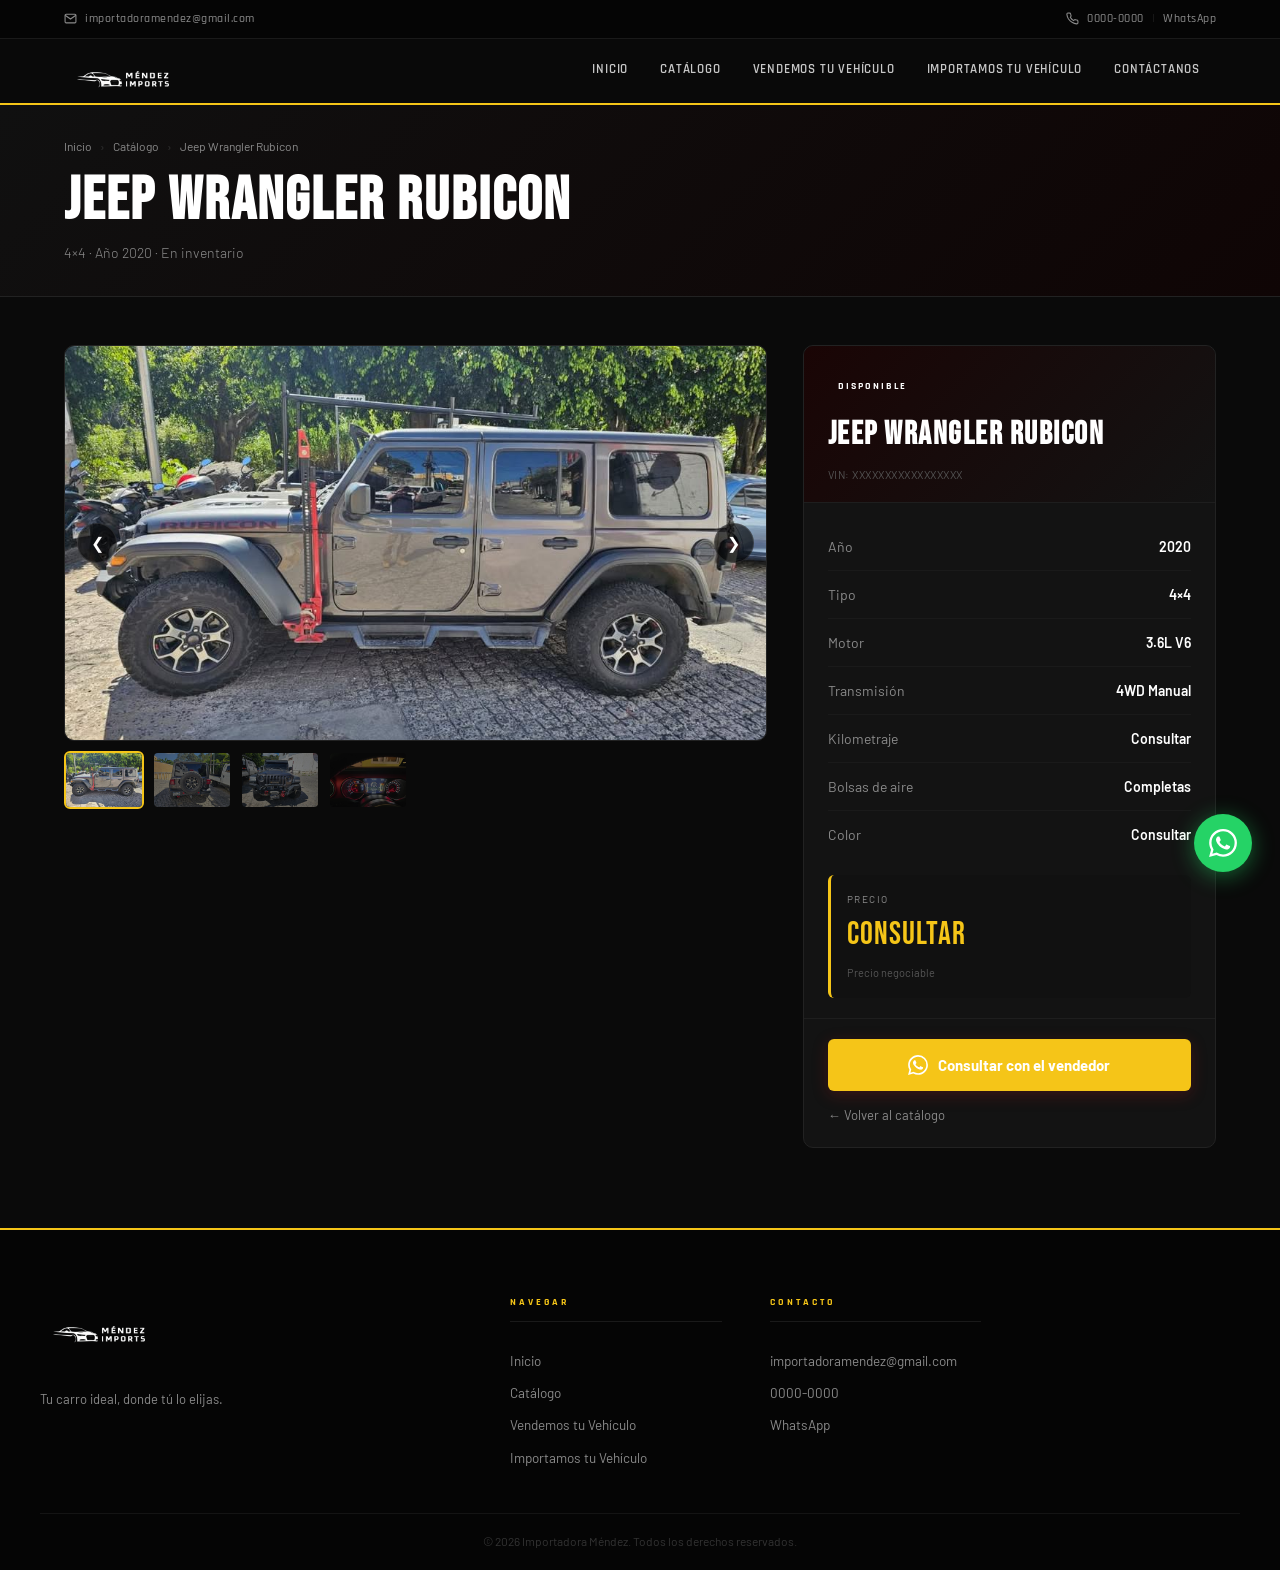
<file: especificaiones-carro/especificaciones-rubincon.html>
<!doctype html>
<html lang="es">
<head>
  <meta charset="UTF-8" />
  <meta name="viewport" content="width=device-width, initial-scale=1.0" />
  <title>Jeep Wrangler Rubicon — Importadora Méndez</title>
  <link rel="preconnect" href="https://fonts.googleapis.com" />
  <link rel="preconnect" href="https://fonts.gstatic.com" crossorigin />
  <link href="https://fonts.googleapis.com/css2?family=Bebas+Neue&family=Rajdhani:wght@400;500;600;700&family=Barlow:ital,wght@0,300;0,400;0,500;0,600;0,700;1,300&display=swap" rel="stylesheet" />
  <link rel="stylesheet" href="../css/shared.css" />
  <link rel="stylesheet" href="../css/carro.css" />
</head>
<body>

  <!-- SUB-NAV -->
  <nav class="sub-nav">
    <div class="container sub-nav-container">
      <div class="contact-info">
        <svg class="icon-sm" viewBox="0 0 24 24" fill="none" stroke="currentColor" stroke-width="2"><path d="M4 4h16c1.1 0 2 .9 2 2v12c0 1.1-.9 2-2 2H4c-1.1 0-2-.9-2-2V6c0-1.1.9-2 2-2z"/><polyline points="22,6 12,13 2,6"/></svg>
        <a href="mailto:importadoramendez@gmail.com">importadoramendez@gmail.com</a>
      </div>
      <div class="contact-info">
        <svg class="icon-sm" viewBox="0 0 24 24" fill="none" stroke="currentColor" stroke-width="2"><path d="M22 16.92v3a2 2 0 0 1-2.18 2 19.79 19.79 0 0 1-8.63-3.07A19.5 19.5 0 0 1 4.69 13a19.79 19.79 0 0 1-3.07-8.67A2 2 0 0 1 3.56 2h3a2 2 0 0 1 2 1.72c.127.96.361 1.903.7 2.81a2 2 0 0 1-.45 2.11L8.09 9.91a16 16 0 0 0 6 6l1.27-1.27a2 2 0 0 1 2.11-.45c.907.339 1.85.573 2.81.7A2 2 0 0 1 22 16.92z"/></svg>
        <a href="tel:00000000">0000-0000</a>
        <span class="divider-pipe">|</span>
        <a href="https://wa.me/00000000">WhatsApp</a>
      </div>
    </div>
  </nav>
  <!-- HEADER -->
  <header class="main-header">
    <div class="container nav-container">
      <a href="../index.html"><img src="../img/logo2.png" alt="Importadora Méndez" class="logo" /></a>
      <button class="menu-btn" id="menuBtn" aria-label="Abrir menú">&#9776;</button>
      <ul class="nav-links" id="navLinks">
        <li><a href="../index.html" onclick="closeMenu()">Inicio</a></li>
        <li><a href="../index.html#carros" onclick="closeMenu()">Catálogo</a></li>
        <li><a href="vendemos-tu-vehiculo.html" onclick="closeMenu()">Vendemos tu Vehículo</a></li>
        <li><a href="importamos-tu-vehiculo.html" onclick="closeMenu()">Importamos tu Vehículo</a></li>
        <li><a href="../index.html#contacto" onclick="closeMenu()" class="nav-cta">Contáctanos</a></li>
      </ul>
    </div>
  </header>

  <!-- PAGE HERO -->
  <div class="page-hero">
    <div class="container">
      <div class="breadcrumb">
        <a href="../index.html">Inicio</a>
        <span class="breadcrumb-sep">›</span>
        <a href="../index.html#carros">Catálogo</a>
        <span class="breadcrumb-sep">›</span>
        <span>Jeep Wrangler Rubicon</span>
      </div>
      <h1>Jeep Wrangler Rubicon</h1>
      <p class="hero-sub">4×4 · Año 2020 · En inventario</p>
    </div>
  </div>

  <!-- VEHICLE PAGE -->
  <section class="vehicle-page">
    <div class="container vehicle-grid">

      <!-- CARRUSEL -->
      <div class="carousel-wrap">
        <div class="carousel" id="mainCarousel">
          <img src="../img-carros/car-rubincon-1.jpg" class="active" />
          <img src="../img-carros/car-rubincon-2.jpg" class="" />
          <img src="../img-carros/car-rubincon-3.jpg" class="" />
          <img src="../img-carros/car-rubincon-4.jpg" class="" />
          <button class="nav-btn prev" onclick="changeSlide(-1)">&#10094;</button>
          <button class="nav-btn next" onclick="changeSlide(1)">&#10095;</button>
        </div>
        <div class="thumbnails">
          <div class="thumb-item active" onclick="showSlide(0)">
            <img src="../img-carros/car-rubincon-1.jpg" alt="Imagen 1" />
          </div>
          <div class="thumb-item " onclick="showSlide(1)">
            <img src="../img-carros/car-rubincon-2.jpg" alt="Imagen 2" />
          </div>
          <div class="thumb-item " onclick="showSlide(2)">
            <img src="../img-carros/car-rubincon-3.jpg" alt="Imagen 3" />
          </div>
          <div class="thumb-item " onclick="showSlide(3)">
            <img src="../img-carros/car-rubincon-4.jpg" alt="Imagen 4" />
          </div>
        </div>
      </div>

      <!-- INFO PANEL -->
      <aside class="vehicle-info">
        <div class="vi-header">
          <div class="badge badge-rojo" style="margin-bottom:10px">Disponible</div>
          <h2>Jeep Wrangler Rubicon</h2>
          <p class="vi-vin">VIN: XXXXXXXXXXXXXXXXX</p>
        </div>
        <div class="vi-body">
          <ul class="specs-list">
            <li><span>Año</span><strong>2020</strong></li>
            <li><span>Tipo</span><strong>4×4</strong></li>
            <li><span>Motor</span><strong>3.6L V6</strong></li>
            <li><span>Transmisión</span><strong>4WD Manual</strong></li>
            <li><span>Kilometraje</span><strong>Consultar</strong></li>
            <li><span>Bolsas de aire</span><strong>Completas</strong></li>
            <li><span>Color</span><strong>Consultar</strong></li>
          </ul>
          <div class="price-row" style="margin-top:16px">
            <span class="pl">Precio</span>
            <span class="pv">Consultar</span>
            <span style="font-size:11px;color:#555">Precio negociable</span>
          </div>
        </div>
        <div class="vi-footer">
          <button class="action-btn" onclick="window.open('https://wa.me/00000000?text=Hola%2C%20me%20interesa%20el%20Jeep%20Wrangler%20Rubicon')">
            <svg viewBox="0 0 24 24" fill="currentColor"><path d="M17.472 14.382c-.297-.149-1.758-.867-2.03-.967-.273-.099-.471-.148-.67.15-.197.297-.767.966-.94 1.164-.173.199-.347.223-.644.075-.297-.15-1.255-.463-2.39-1.475-.883-.788-1.48-1.761-1.653-2.059-.173-.297-.018-.458.13-.606.134-.133.298-.347.446-.52.149-.174.198-.298.298-.497.099-.198.05-.371-.025-.52-.075-.149-.669-1.612-.916-2.207-.242-.579-.487-.5-.669-.51-.173-.008-.371-.01-.57-.01-.198 0-.52.074-.792.372-.272.297-1.04 1.016-1.04 2.479 0 1.462 1.065 2.875 1.213 3.074.149.198 2.096 3.2 5.077 4.487.709.306 1.262.489 1.694.625.712.227 1.36.195 1.871.118.571-.085 1.758-.719 2.006-1.413.248-.694.248-1.289.173-1.413-.074-.124-.272-.198-.57-.347m-5.421 7.403h-.004a9.87 9.87 0 0 1-5.031-1.378l-.361-.214-3.741.982.998-3.648-.235-.374a9.86 9.86 0 0 1-1.51-5.26c.001-5.45 4.436-9.884 9.888-9.884 2.64 0 5.122 1.03 6.988 2.898a9.825 9.825 0 0 1 2.893 6.994c-.003 5.45-4.437 9.884-9.885 9.884m8.413-18.297A11.815 11.815 0 0 0 12.05 0C5.495 0 .16 5.335.157 11.892c0 2.096.547 4.142 1.588 5.945L.057 24l6.305-1.654a11.882 11.882 0 0 0 5.683 1.448h.005c6.554 0 11.89-5.335 11.893-11.893a11.821 11.821 0 0 0-3.48-8.413z"/></svg>
            Consultar con el vendedor
          </button>
          <a href="../index.html#carros" class="back-link">← Volver al catálogo</a>
        </div>
      </aside>
    </div>
  </section>


  <!-- FOOTER -->
  <footer class="site-footer">
    <div class="container footer-inner">
      <div class="footer-brand">
        <a href="../index.html"><img src="../img/logo2.png" alt="Importadora Méndez" class="footer-logo" /></a>
        <p>Tu carro ideal, donde tú lo elijas.</p>
      </div>
      <div class="footer-col">
        <h4>Navegar</h4>
        <a href="../index.html">Inicio</a>
        <a href="../index.html#carros">Catálogo</a>
        <a href="vendemos-tu-vehiculo.html">Vendemos tu Vehículo</a>
        <a href="importamos-tu-vehiculo.html">Importamos tu Vehículo</a>
      </div>
      <div class="footer-col">
        <h4>Contacto</h4>
        <a href="mailto:importadoramendez@gmail.com">importadoramendez@gmail.com</a>
        <a href="tel:00000000">0000-0000</a>
        <a href="https://wa.me/00000000" target="_blank">WhatsApp</a>
      </div>
    </div>
    <div class="footer-bottom container">
      <p>&copy; 2026 Importadora Méndez. Todos los derechos reservados.</p>
    </div>
  </footer>

  <!-- WhatsApp flotante -->
  <a href="https://wa.me/00000000" class="whatsapp-float" target="_blank" aria-label="Contáctanos por WhatsApp">
    <svg viewBox="0 0 24 24" fill="currentColor"><path d="M17.472 14.382c-.297-.149-1.758-.867-2.03-.967-.273-.099-.471-.148-.67.15-.197.297-.767.966-.94 1.164-.173.199-.347.223-.644.075-.297-.15-1.255-.463-2.39-1.475-.883-.788-1.48-1.761-1.653-2.059-.173-.297-.018-.458.13-.606.134-.133.298-.347.446-.52.149-.174.198-.298.298-.497.099-.198.05-.371-.025-.52-.075-.149-.669-1.612-.916-2.207-.242-.579-.487-.5-.669-.51-.173-.008-.371-.01-.57-.01-.198 0-.52.074-.792.372-.272.297-1.04 1.016-1.04 2.479 0 1.462 1.065 2.875 1.213 3.074.149.198 2.096 3.2 5.077 4.487.709.306 1.262.489 1.694.625.712.227 1.36.195 1.871.118.571-.085 1.758-.719 2.006-1.413.248-.694.248-1.289.173-1.413-.074-.124-.272-.198-.57-.347m-5.421 7.403h-.004a9.87 9.87 0 0 1-5.031-1.378l-.361-.214-3.741.982.998-3.648-.235-.374a9.86 9.86 0 0 1-1.51-5.26c.001-5.45 4.436-9.884 9.888-9.884 2.64 0 5.122 1.03 6.988 2.898a9.825 9.825 0 0 1 2.893 6.994c-.003 5.45-4.437 9.884-9.885 9.884m8.413-18.297A11.815 11.815 0 0 0 12.05 0C5.495 0 .16 5.335.157 11.892c0 2.096.547 4.142 1.588 5.945L.057 24l6.305-1.654a11.882 11.882 0 0 0 5.683 1.448h.005c6.554 0 11.89-5.335 11.893-11.893a11.821 11.821 0 0 0-3.48-8.413z"/></svg>
  </a>

  <script>
    const menuBtn = document.getElementById('menuBtn');
    const navLinks = document.getElementById('navLinks');
    menuBtn.addEventListener('click', () => navLinks.classList.toggle('active'));
    document.addEventListener('click', e => {
      if (!navLinks.contains(e.target) && !menuBtn.contains(e.target))
        navLinks.classList.remove('active');
    });
    function closeMenu() { navLinks.classList.remove('active'); }
  </script>
</body>
</html>

  <script>
    let currentIdx = 0;
    const slides = document.querySelectorAll('#mainCarousel img');
    const thumbs = document.querySelectorAll('.thumb-item');
    function showSlide(n) {
      slides.forEach(s => s.classList.remove('active'));
      thumbs.forEach(t => t.classList.remove('active'));
      currentIdx = (n + slides.length) % slides.length;
      slides[currentIdx].classList.add('active');
      thumbs[currentIdx].classList.add('active');
      thumbs[currentIdx].scrollIntoView({ behavior:'smooth', block:'nearest', inline:'center' });
    }
    function changeSlide(n) { showSlide(currentIdx + n); }
    // Auto-slide
    setInterval(() => changeSlide(1), 5000);
  </script>
</body>
</html>
</file>
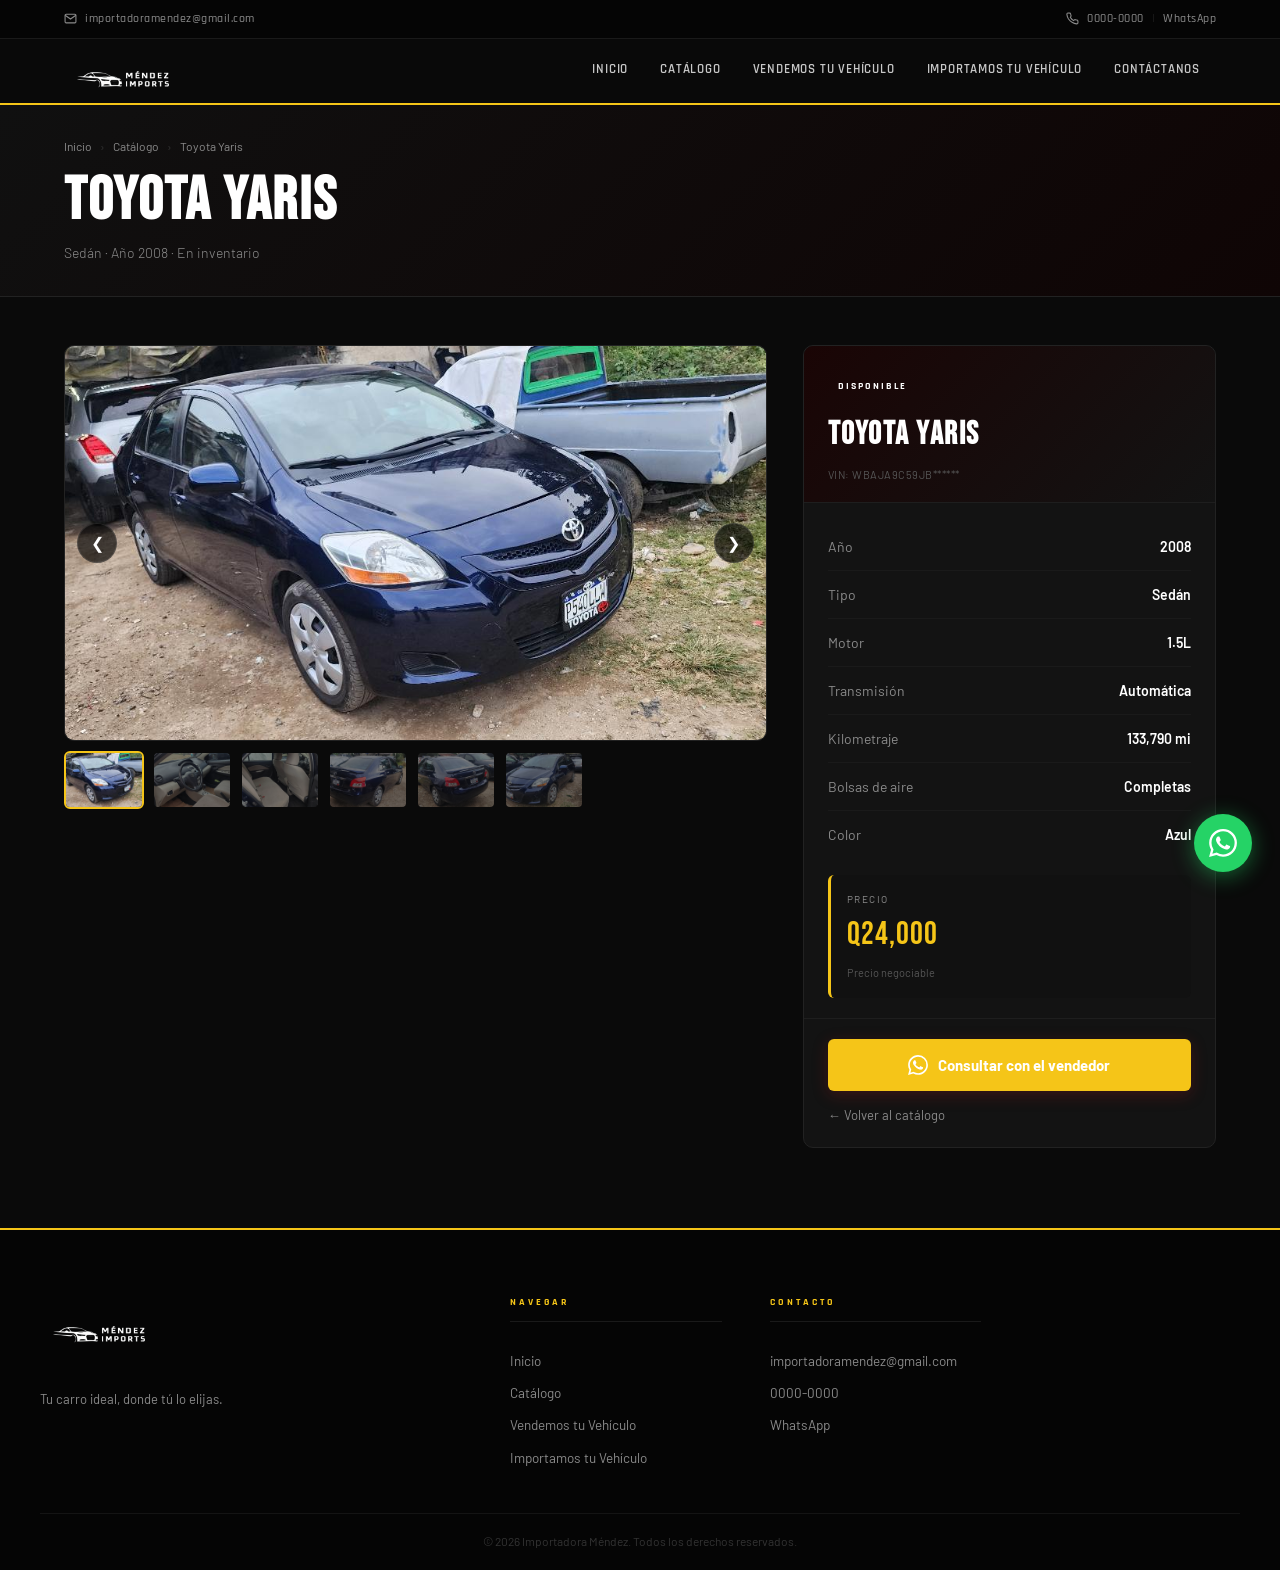
<file: especificaiones-carro/especificaciones-toyota.html>
<!doctype html>
<html lang="es">
<head>
  <meta charset="UTF-8" />
  <meta name="viewport" content="width=device-width, initial-scale=1.0" />
  <title>Toyota Yaris — Importadora Méndez</title>
  <link rel="preconnect" href="https://fonts.googleapis.com" />
  <link rel="preconnect" href="https://fonts.gstatic.com" crossorigin />
  <link href="https://fonts.googleapis.com/css2?family=Bebas+Neue&family=Rajdhani:wght@400;500;600;700&family=Barlow:ital,wght@0,300;0,400;0,500;0,600;0,700;1,300&display=swap" rel="stylesheet" />
  <link rel="stylesheet" href="../css/shared.css" />
  <link rel="stylesheet" href="../css/carro.css" />
</head>
<body>

  <!-- SUB-NAV -->
  <nav class="sub-nav">
    <div class="container sub-nav-container">
      <div class="contact-info">
        <svg class="icon-sm" viewBox="0 0 24 24" fill="none" stroke="currentColor" stroke-width="2"><path d="M4 4h16c1.1 0 2 .9 2 2v12c0 1.1-.9 2-2 2H4c-1.1 0-2-.9-2-2V6c0-1.1.9-2 2-2z"/><polyline points="22,6 12,13 2,6"/></svg>
        <a href="mailto:importadoramendez@gmail.com">importadoramendez@gmail.com</a>
      </div>
      <div class="contact-info">
        <svg class="icon-sm" viewBox="0 0 24 24" fill="none" stroke="currentColor" stroke-width="2"><path d="M22 16.92v3a2 2 0 0 1-2.18 2 19.79 19.79 0 0 1-8.63-3.07A19.5 19.5 0 0 1 4.69 13a19.79 19.79 0 0 1-3.07-8.67A2 2 0 0 1 3.56 2h3a2 2 0 0 1 2 1.72c.127.96.361 1.903.7 2.81a2 2 0 0 1-.45 2.11L8.09 9.91a16 16 0 0 0 6 6l1.27-1.27a2 2 0 0 1 2.11-.45c.907.339 1.85.573 2.81.7A2 2 0 0 1 22 16.92z"/></svg>
        <a href="tel:00000000">0000-0000</a>
        <span class="divider-pipe">|</span>
        <a href="https://wa.me/00000000">WhatsApp</a>
      </div>
    </div>
  </nav>
  <!-- HEADER -->
  <header class="main-header">
    <div class="container nav-container">
      <a href="../index.html"><img src="../img/logo2.png" alt="Importadora Méndez" class="logo" /></a>
      <button class="menu-btn" id="menuBtn" aria-label="Abrir menú">&#9776;</button>
      <ul class="nav-links" id="navLinks">
        <li><a href="../index.html" onclick="closeMenu()">Inicio</a></li>
        <li><a href="../index.html#carros" onclick="closeMenu()">Catálogo</a></li>
        <li><a href="vendemos-tu-vehiculo.html" onclick="closeMenu()">Vendemos tu Vehículo</a></li>
        <li><a href="importamos-tu-vehiculo.html" onclick="closeMenu()">Importamos tu Vehículo</a></li>
        <li><a href="../index.html#contacto" onclick="closeMenu()" class="nav-cta">Contáctanos</a></li>
      </ul>
    </div>
  </header>

  <!-- PAGE HERO -->
  <div class="page-hero">
    <div class="container">
      <div class="breadcrumb">
        <a href="../index.html">Inicio</a>
        <span class="breadcrumb-sep">›</span>
        <a href="../index.html#carros">Catálogo</a>
        <span class="breadcrumb-sep">›</span>
        <span>Toyota Yaris</span>
      </div>
      <h1>Toyota Yaris</h1>
      <p class="hero-sub">Sedán · Año 2008 · En inventario</p>
    </div>
  </div>

  <!-- VEHICLE PAGE -->
  <section class="vehicle-page">
    <div class="container vehicle-grid">

      <!-- CARRUSEL -->
      <div class="carousel-wrap">
        <div class="carousel" id="mainCarousel">
          <img src="../img-carros/car-toyota-1.jpg" class="active" />
          <img src="../img-carros/car-toyota-2.jpg" class="" />
          <img src="../img-carros/car-toyota-3.jpg" class="" />
          <img src="../img-carros/car-toyota-4.jpg" class="" />
          <img src="../img-carros/car-toyota-5.jpg" class="" />
          <img src="../img-carros/car-toyota-6.jpg" class="" />
          <button class="nav-btn prev" onclick="changeSlide(-1)">&#10094;</button>
          <button class="nav-btn next" onclick="changeSlide(1)">&#10095;</button>
        </div>
        <div class="thumbnails">
          <div class="thumb-item active" onclick="showSlide(0)">
            <img src="../img-carros/car-toyota-1.jpg" alt="Imagen 1" />
          </div>
          <div class="thumb-item " onclick="showSlide(1)">
            <img src="../img-carros/car-toyota-2.jpg" alt="Imagen 2" />
          </div>
          <div class="thumb-item " onclick="showSlide(2)">
            <img src="../img-carros/car-toyota-3.jpg" alt="Imagen 3" />
          </div>
          <div class="thumb-item " onclick="showSlide(3)">
            <img src="../img-carros/car-toyota-4.jpg" alt="Imagen 4" />
          </div>
          <div class="thumb-item " onclick="showSlide(4)">
            <img src="../img-carros/car-toyota-5.jpg" alt="Imagen 5" />
          </div>
          <div class="thumb-item " onclick="showSlide(5)">
            <img src="../img-carros/car-toyota-6.jpg" alt="Imagen 6" />
          </div>
        </div>
      </div>

      <!-- INFO PANEL -->
      <aside class="vehicle-info">
        <div class="vi-header">
          <div class="badge badge-rojo" style="margin-bottom:10px">Disponible</div>
          <h2>Toyota Yaris</h2>
          <p class="vi-vin">VIN: WBAJA9C59JB******</p>
        </div>
        <div class="vi-body">
          <ul class="specs-list">
            <li><span>Año</span><strong>2008</strong></li>
            <li><span>Tipo</span><strong>Sedán</strong></li>
            <li><span>Motor</span><strong>1.5L</strong></li>
            <li><span>Transmisión</span><strong>Automática</strong></li>
            <li><span>Kilometraje</span><strong>133,790 mi</strong></li>
            <li><span>Bolsas de aire</span><strong>Completas</strong></li>
            <li><span>Color</span><strong>Azul</strong></li>
          </ul>
          <div class="price-row" style="margin-top:16px">
            <span class="pl">Precio</span>
            <span class="pv">Q24,000</span>
            <span style="font-size:11px;color:#555">Precio negociable</span>
          </div>
        </div>
        <div class="vi-footer">
          <button class="action-btn" onclick="window.open('https://wa.me/00000000?text=Hola%2C%20me%20interesa%20el%20Toyota%20Yaris')">
            <svg viewBox="0 0 24 24" fill="currentColor"><path d="M17.472 14.382c-.297-.149-1.758-.867-2.03-.967-.273-.099-.471-.148-.67.15-.197.297-.767.966-.94 1.164-.173.199-.347.223-.644.075-.297-.15-1.255-.463-2.39-1.475-.883-.788-1.48-1.761-1.653-2.059-.173-.297-.018-.458.13-.606.134-.133.298-.347.446-.52.149-.174.198-.298.298-.497.099-.198.05-.371-.025-.52-.075-.149-.669-1.612-.916-2.207-.242-.579-.487-.5-.669-.51-.173-.008-.371-.01-.57-.01-.198 0-.52.074-.792.372-.272.297-1.04 1.016-1.04 2.479 0 1.462 1.065 2.875 1.213 3.074.149.198 2.096 3.2 5.077 4.487.709.306 1.262.489 1.694.625.712.227 1.36.195 1.871.118.571-.085 1.758-.719 2.006-1.413.248-.694.248-1.289.173-1.413-.074-.124-.272-.198-.57-.347m-5.421 7.403h-.004a9.87 9.87 0 0 1-5.031-1.378l-.361-.214-3.741.982.998-3.648-.235-.374a9.86 9.86 0 0 1-1.51-5.26c.001-5.45 4.436-9.884 9.888-9.884 2.64 0 5.122 1.03 6.988 2.898a9.825 9.825 0 0 1 2.893 6.994c-.003 5.45-4.437 9.884-9.885 9.884m8.413-18.297A11.815 11.815 0 0 0 12.05 0C5.495 0 .16 5.335.157 11.892c0 2.096.547 4.142 1.588 5.945L.057 24l6.305-1.654a11.882 11.882 0 0 0 5.683 1.448h.005c6.554 0 11.89-5.335 11.893-11.893a11.821 11.821 0 0 0-3.48-8.413z"/></svg>
            Consultar con el vendedor
          </button>
          <a href="../index.html#carros" class="back-link">← Volver al catálogo</a>
        </div>
      </aside>
    </div>
  </section>


  <!-- FOOTER -->
  <footer class="site-footer">
    <div class="container footer-inner">
      <div class="footer-brand">
        <a href="../index.html"><img src="../img/logo2.png" alt="Importadora Méndez" class="footer-logo" /></a>
        <p>Tu carro ideal, donde tú lo elijas.</p>
      </div>
      <div class="footer-col">
        <h4>Navegar</h4>
        <a href="../index.html">Inicio</a>
        <a href="../index.html#carros">Catálogo</a>
        <a href="vendemos-tu-vehiculo.html">Vendemos tu Vehículo</a>
        <a href="importamos-tu-vehiculo.html">Importamos tu Vehículo</a>
      </div>
      <div class="footer-col">
        <h4>Contacto</h4>
        <a href="mailto:importadoramendez@gmail.com">importadoramendez@gmail.com</a>
        <a href="tel:00000000">0000-0000</a>
        <a href="https://wa.me/00000000" target="_blank">WhatsApp</a>
      </div>
    </div>
    <div class="footer-bottom container">
      <p>&copy; 2026 Importadora Méndez. Todos los derechos reservados.</p>
    </div>
  </footer>

  <!-- WhatsApp flotante -->
  <a href="https://wa.me/00000000" class="whatsapp-float" target="_blank" aria-label="Contáctanos por WhatsApp">
    <svg viewBox="0 0 24 24" fill="currentColor"><path d="M17.472 14.382c-.297-.149-1.758-.867-2.03-.967-.273-.099-.471-.148-.67.15-.197.297-.767.966-.94 1.164-.173.199-.347.223-.644.075-.297-.15-1.255-.463-2.39-1.475-.883-.788-1.48-1.761-1.653-2.059-.173-.297-.018-.458.13-.606.134-.133.298-.347.446-.52.149-.174.198-.298.298-.497.099-.198.05-.371-.025-.52-.075-.149-.669-1.612-.916-2.207-.242-.579-.487-.5-.669-.51-.173-.008-.371-.01-.57-.01-.198 0-.52.074-.792.372-.272.297-1.04 1.016-1.04 2.479 0 1.462 1.065 2.875 1.213 3.074.149.198 2.096 3.2 5.077 4.487.709.306 1.262.489 1.694.625.712.227 1.36.195 1.871.118.571-.085 1.758-.719 2.006-1.413.248-.694.248-1.289.173-1.413-.074-.124-.272-.198-.57-.347m-5.421 7.403h-.004a9.87 9.87 0 0 1-5.031-1.378l-.361-.214-3.741.982.998-3.648-.235-.374a9.86 9.86 0 0 1-1.51-5.26c.001-5.45 4.436-9.884 9.888-9.884 2.64 0 5.122 1.03 6.988 2.898a9.825 9.825 0 0 1 2.893 6.994c-.003 5.45-4.437 9.884-9.885 9.884m8.413-18.297A11.815 11.815 0 0 0 12.05 0C5.495 0 .16 5.335.157 11.892c0 2.096.547 4.142 1.588 5.945L.057 24l6.305-1.654a11.882 11.882 0 0 0 5.683 1.448h.005c6.554 0 11.89-5.335 11.893-11.893a11.821 11.821 0 0 0-3.48-8.413z"/></svg>
  </a>

  <script>
    const menuBtn = document.getElementById('menuBtn');
    const navLinks = document.getElementById('navLinks');
    menuBtn.addEventListener('click', () => navLinks.classList.toggle('active'));
    document.addEventListener('click', e => {
      if (!navLinks.contains(e.target) && !menuBtn.contains(e.target))
        navLinks.classList.remove('active');
    });
    function closeMenu() { navLinks.classList.remove('active'); }
  </script>
</body>
</html>

  <script>
    let currentIdx = 0;
    const slides = document.querySelectorAll('#mainCarousel img');
    const thumbs = document.querySelectorAll('.thumb-item');
    function showSlide(n) {
      slides.forEach(s => s.classList.remove('active'));
      thumbs.forEach(t => t.classList.remove('active'));
      currentIdx = (n + slides.length) % slides.length;
      slides[currentIdx].classList.add('active');
      thumbs[currentIdx].classList.add('active');
      thumbs[currentIdx].scrollIntoView({ behavior:'smooth', block:'nearest', inline:'center' });
    }
    function changeSlide(n) { showSlide(currentIdx + n); }
    // Auto-slide
    setInterval(() => changeSlide(1), 5000);
  </script>
</body>
</html>
</file>
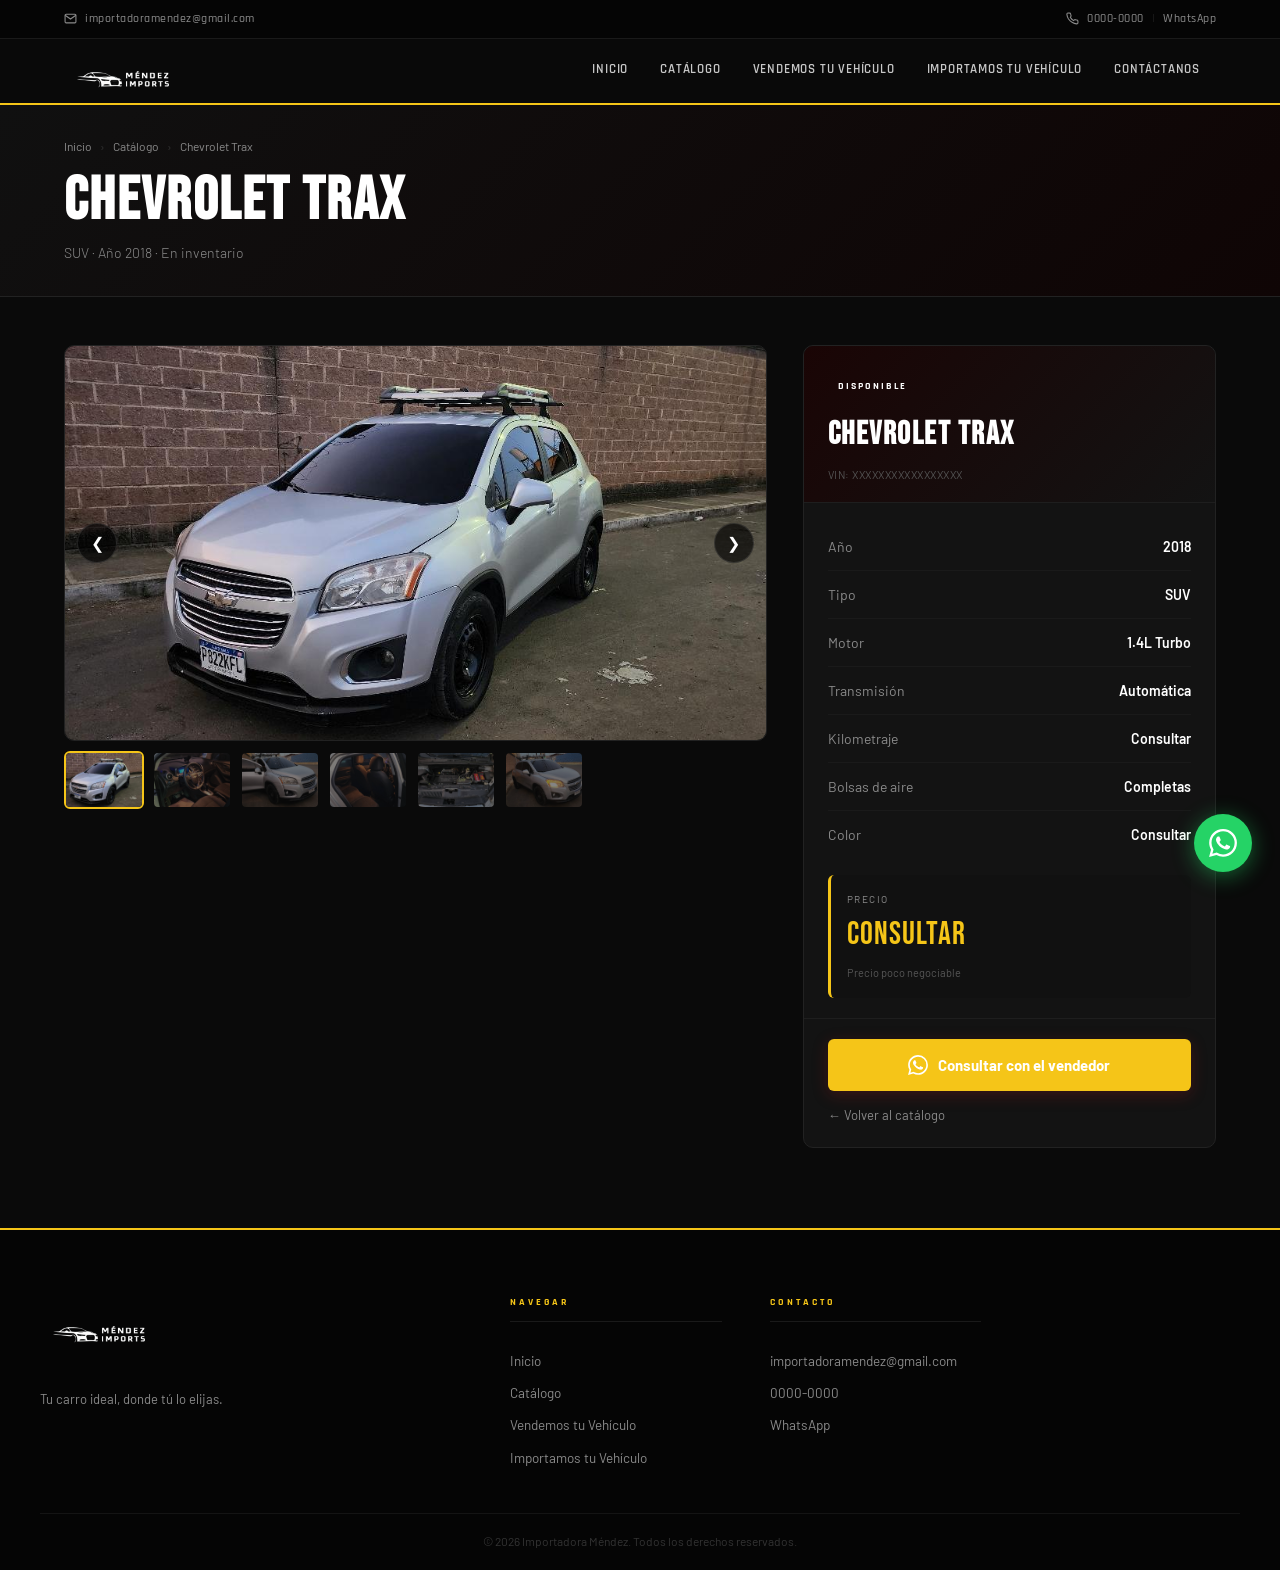
<file: especificaiones-carro/especificaciones-trax.html>
<!doctype html>
<html lang="es">
<head>
  <meta charset="UTF-8" />
  <meta name="viewport" content="width=device-width, initial-scale=1.0" />
  <title>Chevrolet Trax — Importadora Méndez</title>
  <link rel="preconnect" href="https://fonts.googleapis.com" />
  <link rel="preconnect" href="https://fonts.gstatic.com" crossorigin />
  <link href="https://fonts.googleapis.com/css2?family=Bebas+Neue&family=Rajdhani:wght@400;500;600;700&family=Barlow:ital,wght@0,300;0,400;0,500;0,600;0,700;1,300&display=swap" rel="stylesheet" />
  <link rel="stylesheet" href="../css/shared.css" />
  <link rel="stylesheet" href="../css/carro.css" />
</head>
<body>

  <!-- SUB-NAV -->
  <nav class="sub-nav">
    <div class="container sub-nav-container">
      <div class="contact-info">
        <svg class="icon-sm" viewBox="0 0 24 24" fill="none" stroke="currentColor" stroke-width="2"><path d="M4 4h16c1.1 0 2 .9 2 2v12c0 1.1-.9 2-2 2H4c-1.1 0-2-.9-2-2V6c0-1.1.9-2 2-2z"/><polyline points="22,6 12,13 2,6"/></svg>
        <a href="mailto:importadoramendez@gmail.com">importadoramendez@gmail.com</a>
      </div>
      <div class="contact-info">
        <svg class="icon-sm" viewBox="0 0 24 24" fill="none" stroke="currentColor" stroke-width="2"><path d="M22 16.92v3a2 2 0 0 1-2.18 2 19.79 19.79 0 0 1-8.63-3.07A19.5 19.5 0 0 1 4.69 13a19.79 19.79 0 0 1-3.07-8.67A2 2 0 0 1 3.56 2h3a2 2 0 0 1 2 1.72c.127.96.361 1.903.7 2.81a2 2 0 0 1-.45 2.11L8.09 9.91a16 16 0 0 0 6 6l1.27-1.27a2 2 0 0 1 2.11-.45c.907.339 1.85.573 2.81.7A2 2 0 0 1 22 16.92z"/></svg>
        <a href="tel:00000000">0000-0000</a>
        <span class="divider-pipe">|</span>
        <a href="https://wa.me/00000000">WhatsApp</a>
      </div>
    </div>
  </nav>
  <!-- HEADER -->
  <header class="main-header">
    <div class="container nav-container">
      <a href="../index.html"><img src="../img/logo2.png" alt="Importadora Méndez" class="logo" /></a>
      <button class="menu-btn" id="menuBtn" aria-label="Abrir menú">&#9776;</button>
      <ul class="nav-links" id="navLinks">
        <li><a href="../index.html" onclick="closeMenu()">Inicio</a></li>
        <li><a href="../index.html#carros" onclick="closeMenu()">Catálogo</a></li>
        <li><a href="vendemos-tu-vehiculo.html" onclick="closeMenu()">Vendemos tu Vehículo</a></li>
        <li><a href="importamos-tu-vehiculo.html" onclick="closeMenu()">Importamos tu Vehículo</a></li>
        <li><a href="../index.html#contacto" onclick="closeMenu()" class="nav-cta">Contáctanos</a></li>
      </ul>
    </div>
  </header>

  <!-- PAGE HERO -->
  <div class="page-hero">
    <div class="container">
      <div class="breadcrumb">
        <a href="../index.html">Inicio</a>
        <span class="breadcrumb-sep">›</span>
        <a href="../index.html#carros">Catálogo</a>
        <span class="breadcrumb-sep">›</span>
        <span>Chevrolet Trax</span>
      </div>
      <h1>Chevrolet Trax</h1>
      <p class="hero-sub">SUV · Año 2018 · En inventario</p>
    </div>
  </div>

  <!-- VEHICLE PAGE -->
  <section class="vehicle-page">
    <div class="container vehicle-grid">

      <!-- CARRUSEL -->
      <div class="carousel-wrap">
        <div class="carousel" id="mainCarousel">
          <img src="../img-carros/car-trax-1.jpg" class="active" />
          <img src="../img-carros/car-trax-2.jpg" class="" />
          <img src="../img-carros/car-trax-3.jpg" class="" />
          <img src="../img-carros/car-trax-4.jpg" class="" />
          <img src="../img-carros/car-trax-5.jpg" class="" />
          <img src="../img-carros/car-trax-6.jpg" class="" />
          <button class="nav-btn prev" onclick="changeSlide(-1)">&#10094;</button>
          <button class="nav-btn next" onclick="changeSlide(1)">&#10095;</button>
        </div>
        <div class="thumbnails">
          <div class="thumb-item active" onclick="showSlide(0)">
            <img src="../img-carros/car-trax-1.jpg" alt="Imagen 1" />
          </div>
          <div class="thumb-item " onclick="showSlide(1)">
            <img src="../img-carros/car-trax-2.jpg" alt="Imagen 2" />
          </div>
          <div class="thumb-item " onclick="showSlide(2)">
            <img src="../img-carros/car-trax-3.jpg" alt="Imagen 3" />
          </div>
          <div class="thumb-item " onclick="showSlide(3)">
            <img src="../img-carros/car-trax-4.jpg" alt="Imagen 4" />
          </div>
          <div class="thumb-item " onclick="showSlide(4)">
            <img src="../img-carros/car-trax-5.jpg" alt="Imagen 5" />
          </div>
          <div class="thumb-item " onclick="showSlide(5)">
            <img src="../img-carros/car-trax-6.jpg" alt="Imagen 6" />
          </div>
        </div>
      </div>

      <!-- INFO PANEL -->
      <aside class="vehicle-info">
        <div class="vi-header">
          <div class="badge badge-rojo" style="margin-bottom:10px">Disponible</div>
          <h2>Chevrolet Trax</h2>
          <p class="vi-vin">VIN: XXXXXXXXXXXXXXXXX</p>
        </div>
        <div class="vi-body">
          <ul class="specs-list">
            <li><span>Año</span><strong>2018</strong></li>
            <li><span>Tipo</span><strong>SUV</strong></li>
            <li><span>Motor</span><strong>1.4L Turbo</strong></li>
            <li><span>Transmisión</span><strong>Automática</strong></li>
            <li><span>Kilometraje</span><strong>Consultar</strong></li>
            <li><span>Bolsas de aire</span><strong>Completas</strong></li>
            <li><span>Color</span><strong>Consultar</strong></li>
          </ul>
          <div class="price-row" style="margin-top:16px">
            <span class="pl">Precio</span>
            <span class="pv">Consultar</span>
            <span style="font-size:11px;color:#555">Precio poco negociable</span>
          </div>
        </div>
        <div class="vi-footer">
          <button class="action-btn" onclick="window.open('https://wa.me/00000000?text=Hola%2C%20me%20interesa%20el%20Chevrolet%20Trax')">
            <svg viewBox="0 0 24 24" fill="currentColor"><path d="M17.472 14.382c-.297-.149-1.758-.867-2.03-.967-.273-.099-.471-.148-.67.15-.197.297-.767.966-.94 1.164-.173.199-.347.223-.644.075-.297-.15-1.255-.463-2.39-1.475-.883-.788-1.48-1.761-1.653-2.059-.173-.297-.018-.458.13-.606.134-.133.298-.347.446-.52.149-.174.198-.298.298-.497.099-.198.05-.371-.025-.52-.075-.149-.669-1.612-.916-2.207-.242-.579-.487-.5-.669-.51-.173-.008-.371-.01-.57-.01-.198 0-.52.074-.792.372-.272.297-1.04 1.016-1.04 2.479 0 1.462 1.065 2.875 1.213 3.074.149.198 2.096 3.2 5.077 4.487.709.306 1.262.489 1.694.625.712.227 1.36.195 1.871.118.571-.085 1.758-.719 2.006-1.413.248-.694.248-1.289.173-1.413-.074-.124-.272-.198-.57-.347m-5.421 7.403h-.004a9.87 9.87 0 0 1-5.031-1.378l-.361-.214-3.741.982.998-3.648-.235-.374a9.86 9.86 0 0 1-1.51-5.26c.001-5.45 4.436-9.884 9.888-9.884 2.64 0 5.122 1.03 6.988 2.898a9.825 9.825 0 0 1 2.893 6.994c-.003 5.45-4.437 9.884-9.885 9.884m8.413-18.297A11.815 11.815 0 0 0 12.05 0C5.495 0 .16 5.335.157 11.892c0 2.096.547 4.142 1.588 5.945L.057 24l6.305-1.654a11.882 11.882 0 0 0 5.683 1.448h.005c6.554 0 11.89-5.335 11.893-11.893a11.821 11.821 0 0 0-3.48-8.413z"/></svg>
            Consultar con el vendedor
          </button>
          <a href="../index.html#carros" class="back-link">← Volver al catálogo</a>
        </div>
      </aside>
    </div>
  </section>


  <!-- FOOTER -->
  <footer class="site-footer">
    <div class="container footer-inner">
      <div class="footer-brand">
        <a href="../index.html"><img src="../img/logo2.png" alt="Importadora Méndez" class="footer-logo" /></a>
        <p>Tu carro ideal, donde tú lo elijas.</p>
      </div>
      <div class="footer-col">
        <h4>Navegar</h4>
        <a href="../index.html">Inicio</a>
        <a href="../index.html#carros">Catálogo</a>
        <a href="vendemos-tu-vehiculo.html">Vendemos tu Vehículo</a>
        <a href="importamos-tu-vehiculo.html">Importamos tu Vehículo</a>
      </div>
      <div class="footer-col">
        <h4>Contacto</h4>
        <a href="mailto:importadoramendez@gmail.com">importadoramendez@gmail.com</a>
        <a href="tel:00000000">0000-0000</a>
        <a href="https://wa.me/00000000" target="_blank">WhatsApp</a>
      </div>
    </div>
    <div class="footer-bottom container">
      <p>&copy; 2026 Importadora Méndez. Todos los derechos reservados.</p>
    </div>
  </footer>

  <!-- WhatsApp flotante -->
  <a href="https://wa.me/00000000" class="whatsapp-float" target="_blank" aria-label="Contáctanos por WhatsApp">
    <svg viewBox="0 0 24 24" fill="currentColor"><path d="M17.472 14.382c-.297-.149-1.758-.867-2.03-.967-.273-.099-.471-.148-.67.15-.197.297-.767.966-.94 1.164-.173.199-.347.223-.644.075-.297-.15-1.255-.463-2.39-1.475-.883-.788-1.48-1.761-1.653-2.059-.173-.297-.018-.458.13-.606.134-.133.298-.347.446-.52.149-.174.198-.298.298-.497.099-.198.05-.371-.025-.52-.075-.149-.669-1.612-.916-2.207-.242-.579-.487-.5-.669-.51-.173-.008-.371-.01-.57-.01-.198 0-.52.074-.792.372-.272.297-1.04 1.016-1.04 2.479 0 1.462 1.065 2.875 1.213 3.074.149.198 2.096 3.2 5.077 4.487.709.306 1.262.489 1.694.625.712.227 1.36.195 1.871.118.571-.085 1.758-.719 2.006-1.413.248-.694.248-1.289.173-1.413-.074-.124-.272-.198-.57-.347m-5.421 7.403h-.004a9.87 9.87 0 0 1-5.031-1.378l-.361-.214-3.741.982.998-3.648-.235-.374a9.86 9.86 0 0 1-1.51-5.26c.001-5.45 4.436-9.884 9.888-9.884 2.64 0 5.122 1.03 6.988 2.898a9.825 9.825 0 0 1 2.893 6.994c-.003 5.45-4.437 9.884-9.885 9.884m8.413-18.297A11.815 11.815 0 0 0 12.05 0C5.495 0 .16 5.335.157 11.892c0 2.096.547 4.142 1.588 5.945L.057 24l6.305-1.654a11.882 11.882 0 0 0 5.683 1.448h.005c6.554 0 11.89-5.335 11.893-11.893a11.821 11.821 0 0 0-3.48-8.413z"/></svg>
  </a>

  <script>
    const menuBtn = document.getElementById('menuBtn');
    const navLinks = document.getElementById('navLinks');
    menuBtn.addEventListener('click', () => navLinks.classList.toggle('active'));
    document.addEventListener('click', e => {
      if (!navLinks.contains(e.target) && !menuBtn.contains(e.target))
        navLinks.classList.remove('active');
    });
    function closeMenu() { navLinks.classList.remove('active'); }
  </script>
</body>
</html>

  <script>
    let currentIdx = 0;
    const slides = document.querySelectorAll('#mainCarousel img');
    const thumbs = document.querySelectorAll('.thumb-item');
    function showSlide(n) {
      slides.forEach(s => s.classList.remove('active'));
      thumbs.forEach(t => t.classList.remove('active'));
      currentIdx = (n + slides.length) % slides.length;
      slides[currentIdx].classList.add('active');
      thumbs[currentIdx].classList.add('active');
      thumbs[currentIdx].scrollIntoView({ behavior:'smooth', block:'nearest', inline:'center' });
    }
    function changeSlide(n) { showSlide(currentIdx + n); }
    // Auto-slide
    setInterval(() => changeSlide(1), 5000);
  </script>
</body>
</html>
</file>
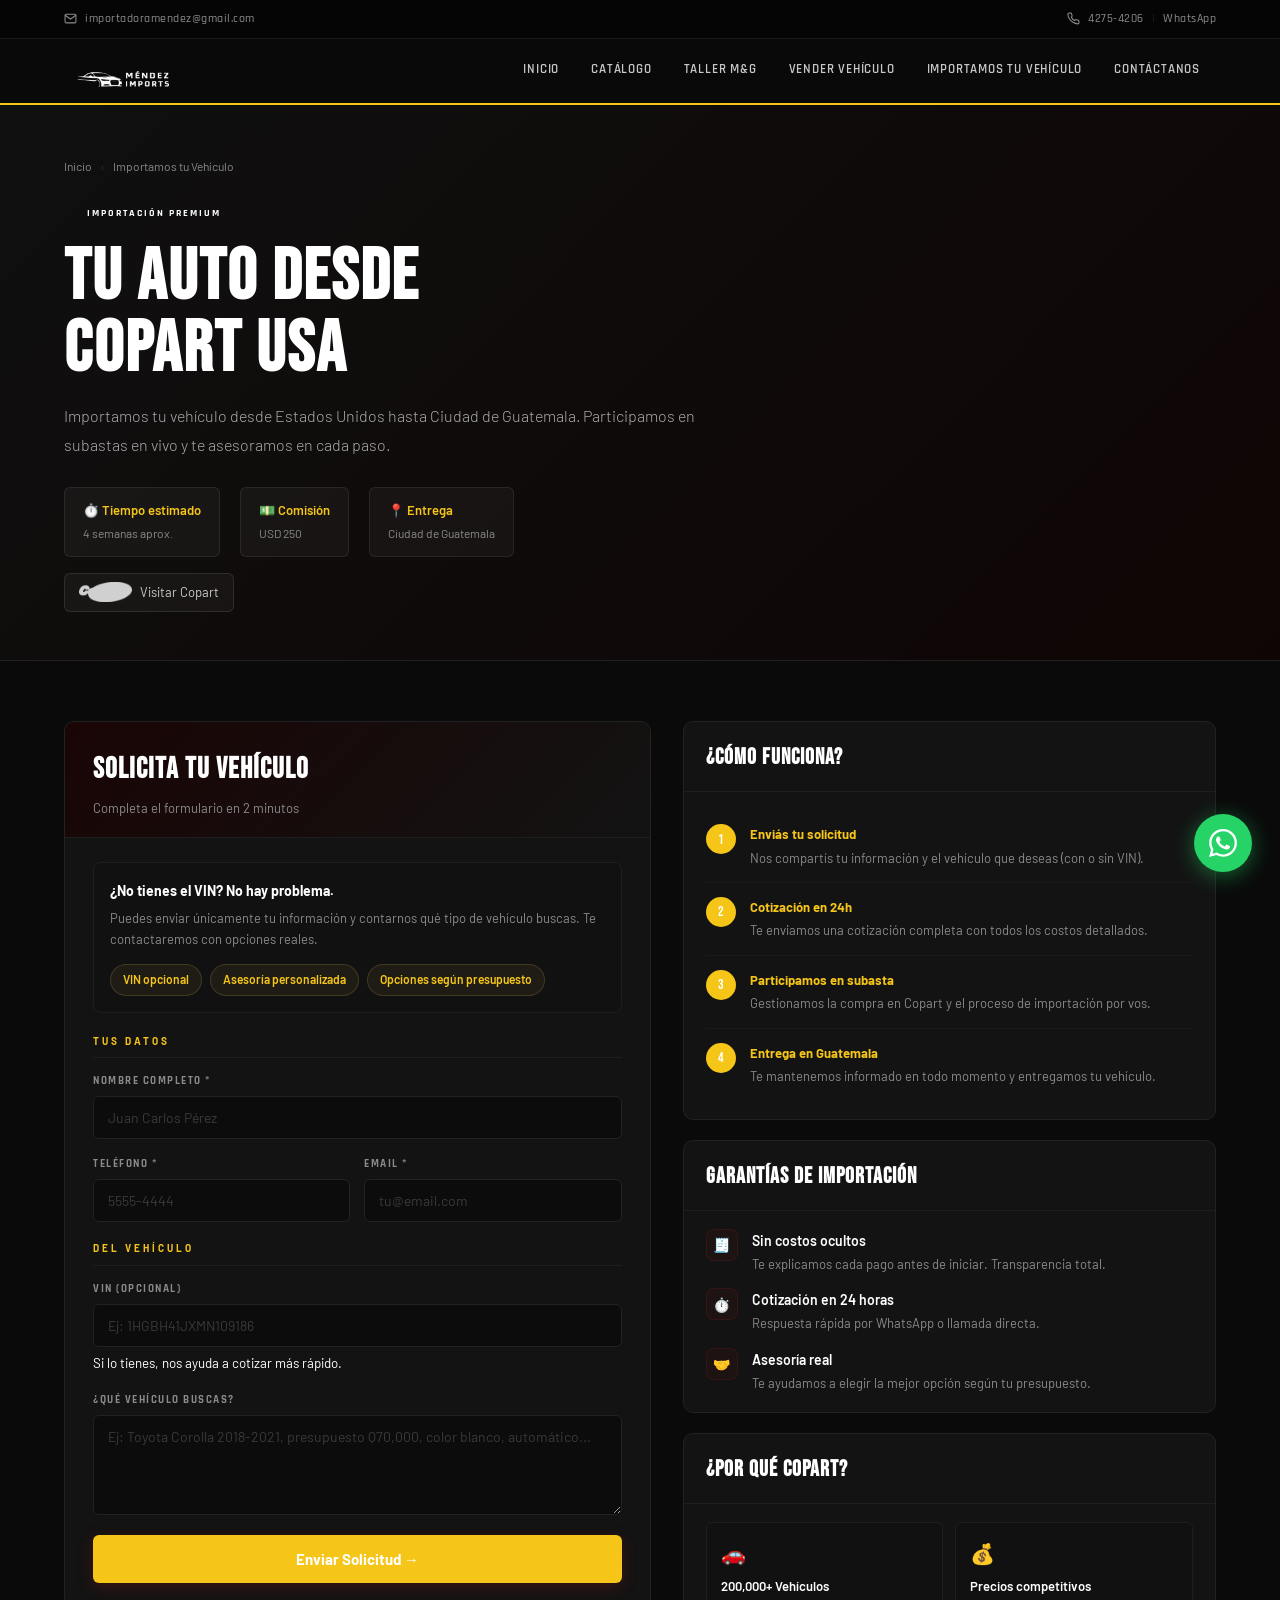
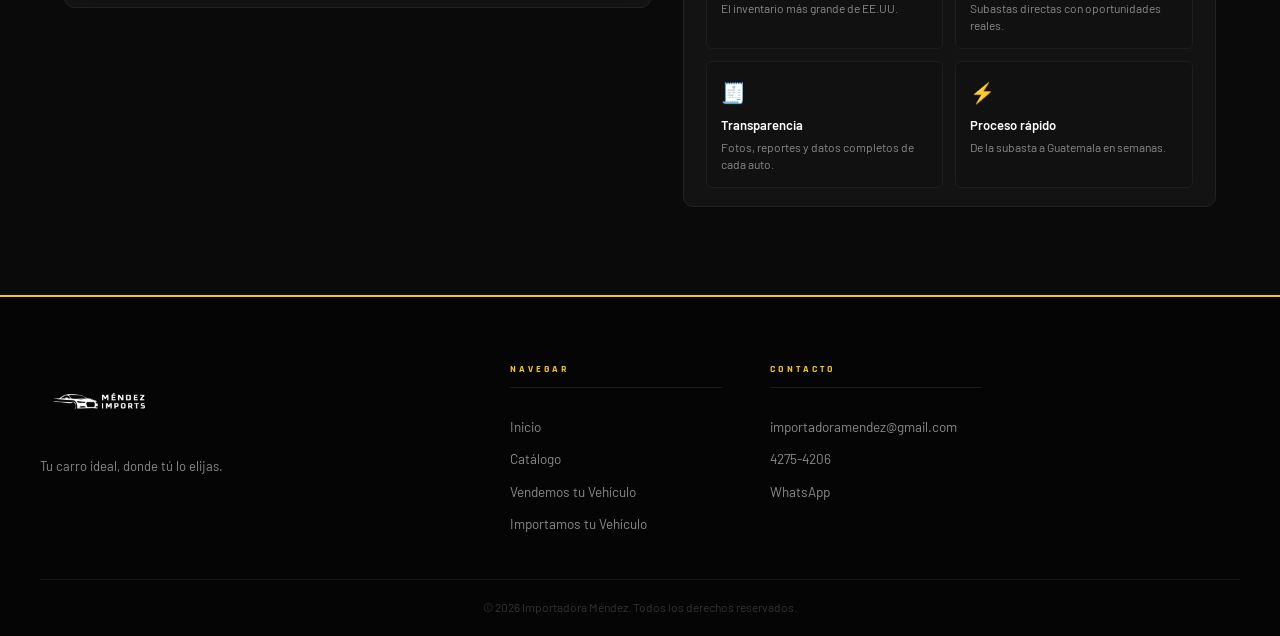
<file: especificaiones-carro/importamos-tu-vehiculo.html>
<!doctype html>
<html lang="es">
<head>
  <meta charset="UTF-8" />
  <meta name="viewport" content="width=device-width, initial-scale=1.0" />
  <title>Importamos tu Vehículo — Importadora Méndez</title>
  <link rel="preconnect" href="https://fonts.googleapis.com" />
  <link rel="preconnect" href="https://fonts.gstatic.com" crossorigin />
  <link href="https://fonts.googleapis.com/css2?family=Bebas+Neue&family=Rajdhani:wght@400;500;600;700&family=Barlow:ital,wght@0,300;0,400;0,500;0,600;0,700;1,300&display=swap" rel="stylesheet" />
  <link rel="stylesheet" href="../css/shared.css" />
  <link rel="stylesheet" href="../css/servicios.css" />
</head>
<body>

  <!-- SUB-NAV -->
  <nav class="sub-nav">
    <div class="container sub-nav-container">
      <div class="contact-info">
        <svg class="icon-sm" viewBox="0 0 24 24" fill="none" stroke="currentColor" stroke-width="2"><path d="M4 4h16c1.1 0 2 .9 2 2v12c0 1.1-.9 2-2 2H4c-1.1 0-2-.9-2-2V6c0-1.1.9-2 2-2z"/><polyline points="22,6 12,13 2,6"/></svg>
        <a href="mailto:importadoramendez@gmail.com">importadoramendez@gmail.com</a>
      </div>
      <div class="contact-info">
        <svg class="icon-sm" viewBox="0 0 24 24" fill="none" stroke="currentColor" stroke-width="2"><path d="M22 16.92v3a2 2 0 0 1-2.18 2 19.79 19.79 0 0 1-8.63-3.07A19.5 19.5 0 0 1 4.69 13a19.79 19.79 0 0 1-3.07-8.67A2 2 0 0 1 3.56 2h3a2 2 0 0 1 2 1.72c.127.96.361 1.903.7 2.81a2 2 0 0 1-.45 2.11L8.09 9.91a16 16 0 0 0 6 6l1.27-1.27a2 2 0 0 1 2.11-.45c.907.339 1.85.573 2.81.7A2 2 0 0 1 22 16.92z"/></svg>
        <a href="tel:42754206">4275-4206</a>
        <span class="divider-pipe">|</span>
        <a href="https://wa.me/50242754206">WhatsApp</a>
      </div>
    </div>
  </nav>
  <header class="main-header">
    <div class="container nav-container">
      <a href="../index.html"><img src="../img/logo2.png" alt="Importadora Méndez" class="logo" /></a>
      <button class="menu-btn" id="menuBtn" aria-label="Abrir menú">&#9776;</button>
      <ul class="nav-links" id="navLinks">
        <li><a href="../index.html" onclick="closeMenu()">Inicio</a></li>
        <li><a href="../index.html#carros" onclick="closeMenu()">Catálogo</a></li>
        <li><a href="taller-mg.html" onclick="closeMenu()">Taller M&G</a></li>
        <li><a href="vendemos-tu-vehiculo.html" onclick="closeMenu()">Vender Vehículo</a></li>
        <li><a href="importamos-tu-vehiculo.html" onclick="closeMenu()">Importamos tu Vehículo</a></li>
        <li><a href="../index.html#contacto" onclick="closeMenu()" class="nav-cta">Contáctanos</a></li>
      </ul>
    </div>
  </header>

  <!-- PAGE HERO -->
  <div class="page-hero">
    <div class="container">
      <div class="breadcrumb">
        <a href="../index.html">Inicio</a>
        <span class="breadcrumb-sep">›</span>
        <span>Importamos tu Vehículo</span>
      </div>
      <div class="page-hero-inner">
        <div class="badge badge-gold" style="margin-bottom:16px">
          <span class="badge-dot"></span>&nbsp; Importación Premium
        </div>
        <h1>Tu Auto desde<br>Copart USA</h1>
        <p class="lead">Importamos tu vehículo desde Estados Unidos hasta Ciudad de Guatemala. Participamos en subastas en vivo y te asesoramos en cada paso.</p>
        <div class="hero-stats-row">
          <div class="hstat"><span class="hstat-top">⏱️ Tiempo estimado</span><span class="hstat-bot">4 semanas aprox.</span></div>
          <div class="hstat"><span class="hstat-top">💵 Comisión</span><span class="hstat-bot">USD 250</span></div>
          <div class="hstat"><span class="hstat-top">📍 Entrega</span><span class="hstat-bot">Ciudad de Guatemala</span></div>
        </div>
        <a class="copart-link" href="https://www.copart.com/es" target="_blank" rel="noopener">
          <img src="../img/logo-copart.png" alt="Copart" /> Visitar Copart
        </a>
      </div>
    </div>
  </div>

  <!-- MAIN -->
  <section class="service-page">
    <div class="container service-grid">

      <!-- FORM -->
      <div class="form-card">
        <div class="form-card-header">
          <h2>Solicita tu Vehículo</h2>
          <p>Completa el formulario en 2 minutos</p>
        </div>
        <div class="form-card-body">
          <!-- VIN INFO -->
          <div style="background:#111;border-radius:8px;padding:16px;border:1px solid #1e1e1e;margin-bottom:20px">
            <h3 style="font-size:14px;color:var(--blanco);margin-bottom:6px">¿No tienes el VIN? No hay problema.</h3>
            <p style="font-size:13px;color:var(--texto-gris);line-height:1.6">Puedes enviar únicamente tu información y contarnos qué tipo de vehículo buscas. Te contactaremos con opciones reales.</p>
            <div class="pills">
              <span class="pill">VIN opcional</span>
              <span class="pill">Asesoría personalizada</span>
              <span class="pill">Opciones según presupuesto</span>
            </div>
          </div>

          <form id="importForm" onsubmit="handleImport(event)">
            <p class="form-section-title">Tus datos</p>
            <div class="form-stack">
              <div class="form-group">
                <label>Nombre completo *</label>
                <input type="text" name="nombre" placeholder="Juan Carlos Pérez" required />
              </div>
              <div class="form-grid-2">
                <div class="form-group">
                  <label>Teléfono *</label>
                  <input type="tel" name="telefono" placeholder="5555-4444" required />
                </div>
                <div class="form-group">
                  <label>Email *</label>
                  <input type="email" name="email" placeholder="tu@email.com" required />
                </div>
              </div>
            </div>

            <p class="form-section-title">Del vehículo</p>
            <div class="form-stack">
              <div class="form-group">
                <label>VIN (opcional)</label>
                <input type="text" name="vin" maxlength="17" placeholder="Ej: 1HGBH41JXMN109186" />
                <small>Si lo tienes, nos ayuda a cotizar más rápido.</small>
              </div>
              <div class="form-group">
                <label>¿Qué vehículo buscas?</label>
                <textarea name="detalles" rows="4" placeholder="Ej: Toyota Corolla 2018-2021, presupuesto Q70,000, color blanco, automático..."></textarea>
              </div>
            </div>

            <button type="submit" class="btn-submit">Enviar Solicitud →</button>
            <div id="formMsg" class="form-success" style="display:none;margin-top:14px;">
              ✅ ¡Solicitud enviada! Te contactaremos en menos de 24 horas.
            </div>
          </form>
        </div>
      </div>

      <!-- RIGHT COL -->
      <div class="right-col">

        <div class="info-card">
          <div class="info-card-header">
            <h2>¿Cómo funciona?</h2>
          </div>
          <div class="info-card-body">
            <div class="steps-list">
              <div class="step-row">
                <div class="step-num">1</div>
                <div class="step-content">
                  <h3>Enviás tu solicitud</h3>
                  <p>Nos compartís tu información y el vehículo que deseas (con o sin VIN).</p>
                </div>
              </div>
              <div class="step-row">
                <div class="step-num">2</div>
                <div class="step-content">
                  <h3>Cotización en 24h</h3>
                  <p>Te enviamos una cotización completa con todos los costos detallados.</p>
                </div>
              </div>
              <div class="step-row">
                <div class="step-num">3</div>
                <div class="step-content">
                  <h3>Participamos en subasta</h3>
                  <p>Gestionamos la compra en Copart y el proceso de importación por vos.</p>
                </div>
              </div>
              <div class="step-row">
                <div class="step-num">4</div>
                <div class="step-content">
                  <h3>Entrega en Guatemala</h3>
                  <p>Te mantenemos informado en todo momento y entregamos tu vehículo.</p>
                </div>
              </div>
            </div>
          </div>
        </div>

        <div class="info-card">
          <div class="info-card-header">
            <h2>Garantías de importación</h2>
          </div>
          <div class="info-card-body">
            <div class="trust-list">
              <div class="trust-item">
                <div class="trust-icon">🧾</div>
                <div>
                  <h3>Sin costos ocultos</h3>
                  <p>Te explicamos cada pago antes de iniciar. Transparencia total.</p>
                </div>
              </div>
              <div class="trust-item">
                <div class="trust-icon">⏱️</div>
                <div>
                  <h3>Cotización en 24 horas</h3>
                  <p>Respuesta rápida por WhatsApp o llamada directa.</p>
                </div>
              </div>
              <div class="trust-item">
                <div class="trust-icon">🤝</div>
                <div>
                  <h3>Asesoría real</h3>
                  <p>Te ayudamos a elegir la mejor opción según tu presupuesto.</p>
                </div>
              </div>
            </div>
          </div>
        </div>

        <div class="info-card">
          <div class="info-card-header">
            <h2>¿Por qué Copart?</h2>
          </div>
          <div class="info-card-body">
            <div class="features-grid">
              <div class="feature-item">
                <div class="feature-icon">🚗</div>
                <h3>200,000+ Vehículos</h3>
                <p>El inventario más grande de EE.UU.</p>
              </div>
              <div class="feature-item">
                <div class="feature-icon">💰</div>
                <h3>Precios competitivos</h3>
                <p>Subastas directas con oportunidades reales.</p>
              </div>
              <div class="feature-item">
                <div class="feature-icon">🧾</div>
                <h3>Transparencia</h3>
                <p>Fotos, reportes y datos completos de cada auto.</p>
              </div>
              <div class="feature-item">
                <div class="feature-icon">⚡</div>
                <h3>Proceso rápido</h3>
                <p>De la subasta a Guatemala en semanas.</p>
              </div>
            </div>
          </div>
        </div>

      </div>
    </div>
  </section>

  <footer class="site-footer">
    <div class="container footer-inner">
      <div class="footer-brand">
        <a href="../index.html"><img src="../img/logo2.png" alt="Importadora Méndez" class="footer-logo" /></a>
        <p>Tu carro ideal, donde tú lo elijas.</p>
      </div>
      <div class="footer-col">
        <h4>Navegar</h4>
        <a href="../index.html">Inicio</a>
        <a href="../index.html#carros">Catálogo</a>
        <a href="vendemos-tu-vehiculo.html">Vendemos tu Vehículo</a>
        <a href="importamos-tu-vehiculo.html">Importamos tu Vehículo</a>
      </div>
      <div class="footer-col">
        <h4>Contacto</h4>
        <a href="mailto:importadoramendez@gmail.com">importadoramendez@gmail.com</a>
        <a href="tel:42754206">4275-4206</a>
        <a href="https://wa.me/42754206" target="_blank">WhatsApp</a>
      </div>
    </div>
    <div class="footer-bottom container">
      <p>&copy; 2026 Importadora Méndez. Todos los derechos reservados.</p>
    </div>
  </footer>
  <a href="https://wa.me/42754206" class="whatsapp-float" target="_blank" aria-label="WhatsApp">
    <svg viewBox="0 0 24 24" fill="currentColor"><path d="M17.472 14.382c-.297-.149-1.758-.867-2.03-.967-.273-.099-.471-.148-.67.15-.197.297-.767.966-.94 1.164-.173.199-.347.223-.644.075-.297-.15-1.255-.463-2.39-1.475-.883-.788-1.48-1.761-1.653-2.059-.173-.297-.018-.458.13-.606.134-.133.298-.347.446-.52.149-.174.198-.298.298-.497.099-.198.05-.371-.025-.52-.075-.149-.669-1.612-.916-2.207-.242-.579-.487-.5-.669-.51-.173-.008-.371-.01-.57-.01-.198 0-.52.074-.792.372-.272.297-1.04 1.016-1.04 2.479 0 1.462 1.065 2.875 1.213 3.074.149.198 2.096 3.2 5.077 4.487.709.306 1.262.489 1.694.625.712.227 1.36.195 1.871.118.571-.085 1.758-.719 2.006-1.413.248-.694.248-1.289.173-1.413-.074-.124-.272-.198-.57-.347m-5.421 7.403h-.004a9.87 9.87 0 0 1-5.031-1.378l-.361-.214-3.741.982.998-3.648-.235-.374a9.86 9.86 0 0 1-1.51-5.26c.001-5.45 4.436-9.884 9.888-9.884 2.64 0 5.122 1.03 6.988 2.898a9.825 9.825 0 0 1 2.893 6.994c-.003 5.45-4.437 9.884-9.885 9.884m8.413-18.297A11.815 11.815 0 0 0 12.05 0C5.495 0 .16 5.335.157 11.892c0 2.096.547 4.142 1.588 5.945L.057 24l6.305-1.654a11.882 11.882 0 0 0 5.683 1.448h.005c6.554 0 11.89-5.335 11.893-11.893a11.821 11.821 0 0 0-3.48-8.413z"/></svg>
  </a>
  <script>
    const menuBtn = document.getElementById('menuBtn');
    const navLinks = document.getElementById('navLinks');
    menuBtn.addEventListener('click', () => navLinks.classList.toggle('active'));
    document.addEventListener('click', e => {
      if (!navLinks.contains(e.target) && !menuBtn.contains(e.target))
        navLinks.classList.remove('active');
    });
    function closeMenu() { navLinks.classList.remove('active'); }
  </script>
  <script>
    function handleImport(e) {
      e.preventDefault();
      const data = new FormData(e.target);
      const nombre   = data.get('nombre') || '';
      const telefono = data.get('telefono') || '';
      const email    = data.get('email') || '';
      const vin      = data.get('vin') ? data.get('vin').trim().toUpperCase() : 'No proporcionado';
      const detalles = data.get('detalles') || 'Sin detalles adicionales.';

      const text = `🚗 *SOLICITUD DE IMPORTACIÓN*\n\n👤 *Nombre:* ${nombre}\n📞 *Teléfono:* +502 ${telefono}\n📧 *Email:* ${email}\n\n🔎 *VIN:* ${vin}\n\n📝 *Vehículo / Detalles:*\n${detalles}\n\n✅ Solicito cotización con tiempos y costos.`;

      const encoded = encodeURIComponent(text);
      const isMobile = /Android|iPhone|iPad|iPod/i.test(navigator.userAgent);
      const url = isMobile
        ? `https://wa.me/50242754206?text=${encoded}`
        : `https://web.whatsapp.com/send?phone=50242754206&text=${encoded}`;

      document.getElementById('formMsg').style.display = 'block';
      setTimeout(() => {
        window.open(url, '_blank');
        e.target.reset();
      }, 500);
    }
  </script>
</body>
</html>
</file>
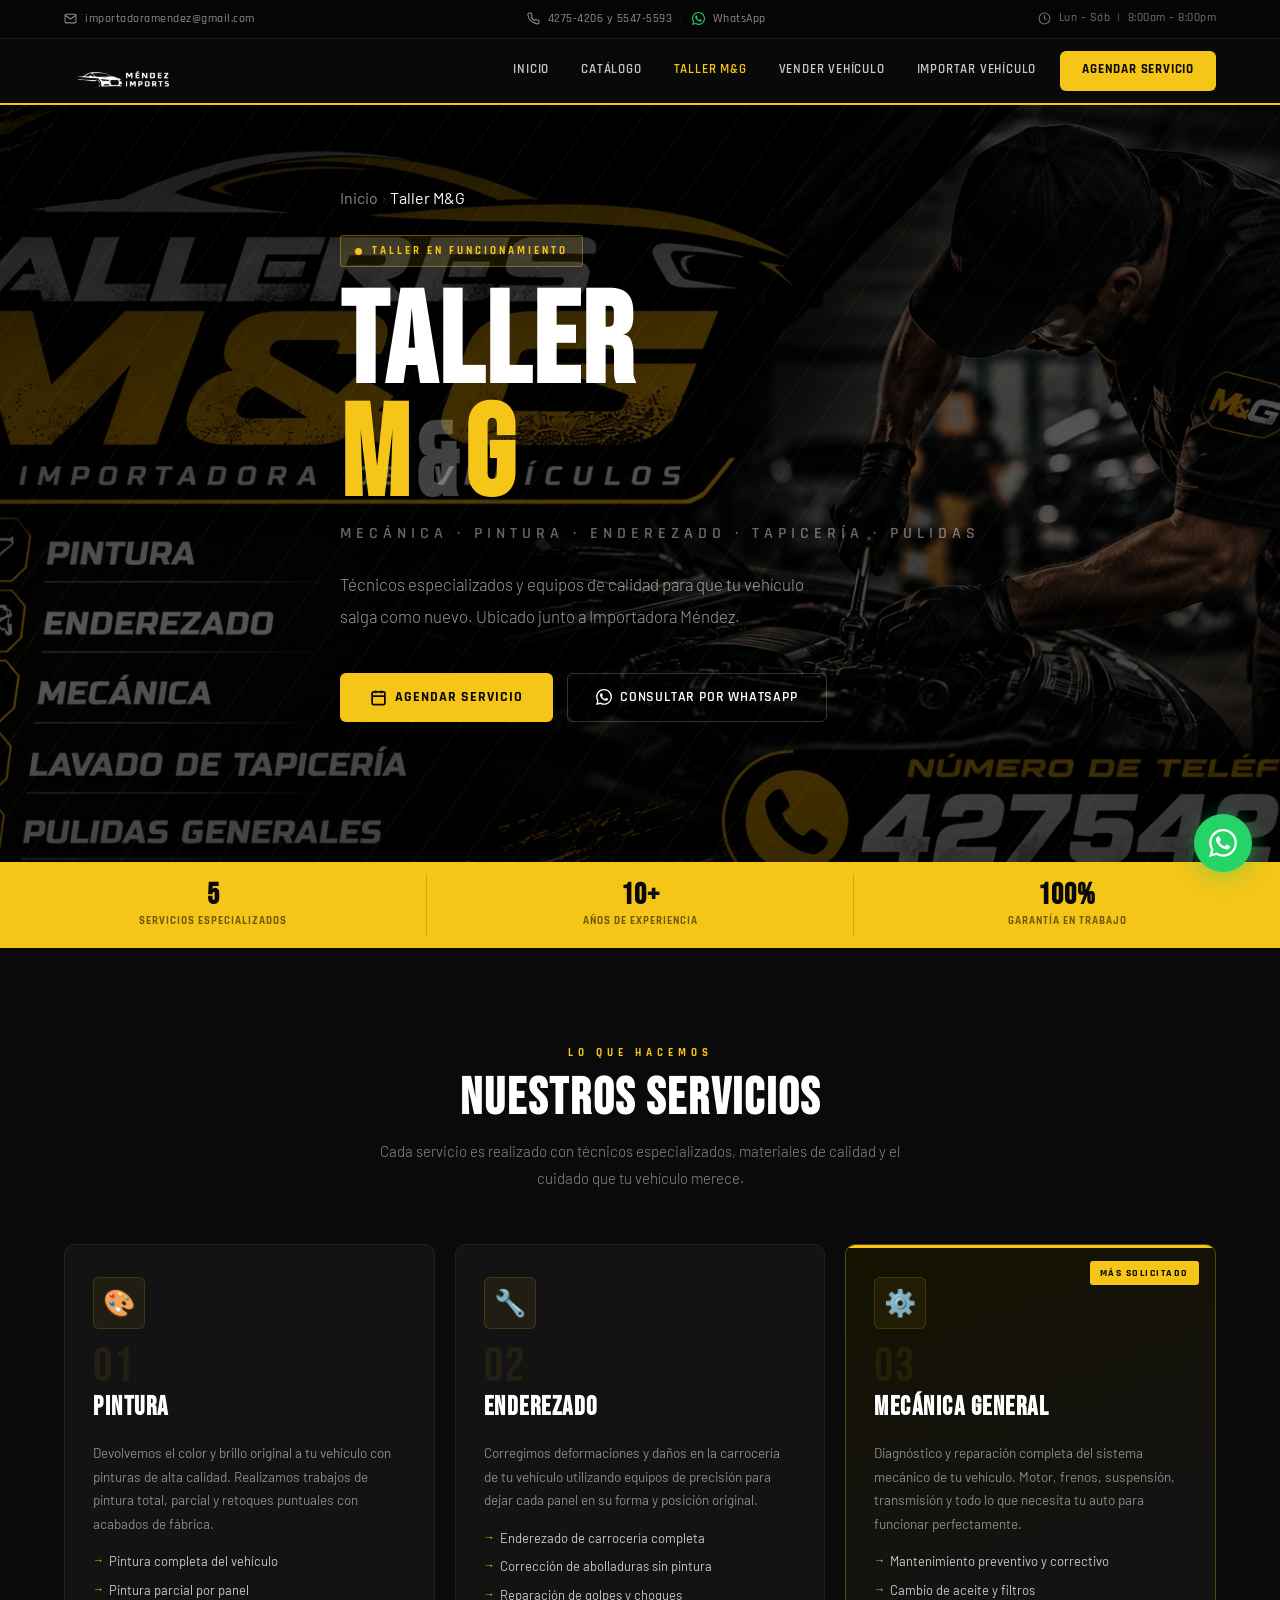
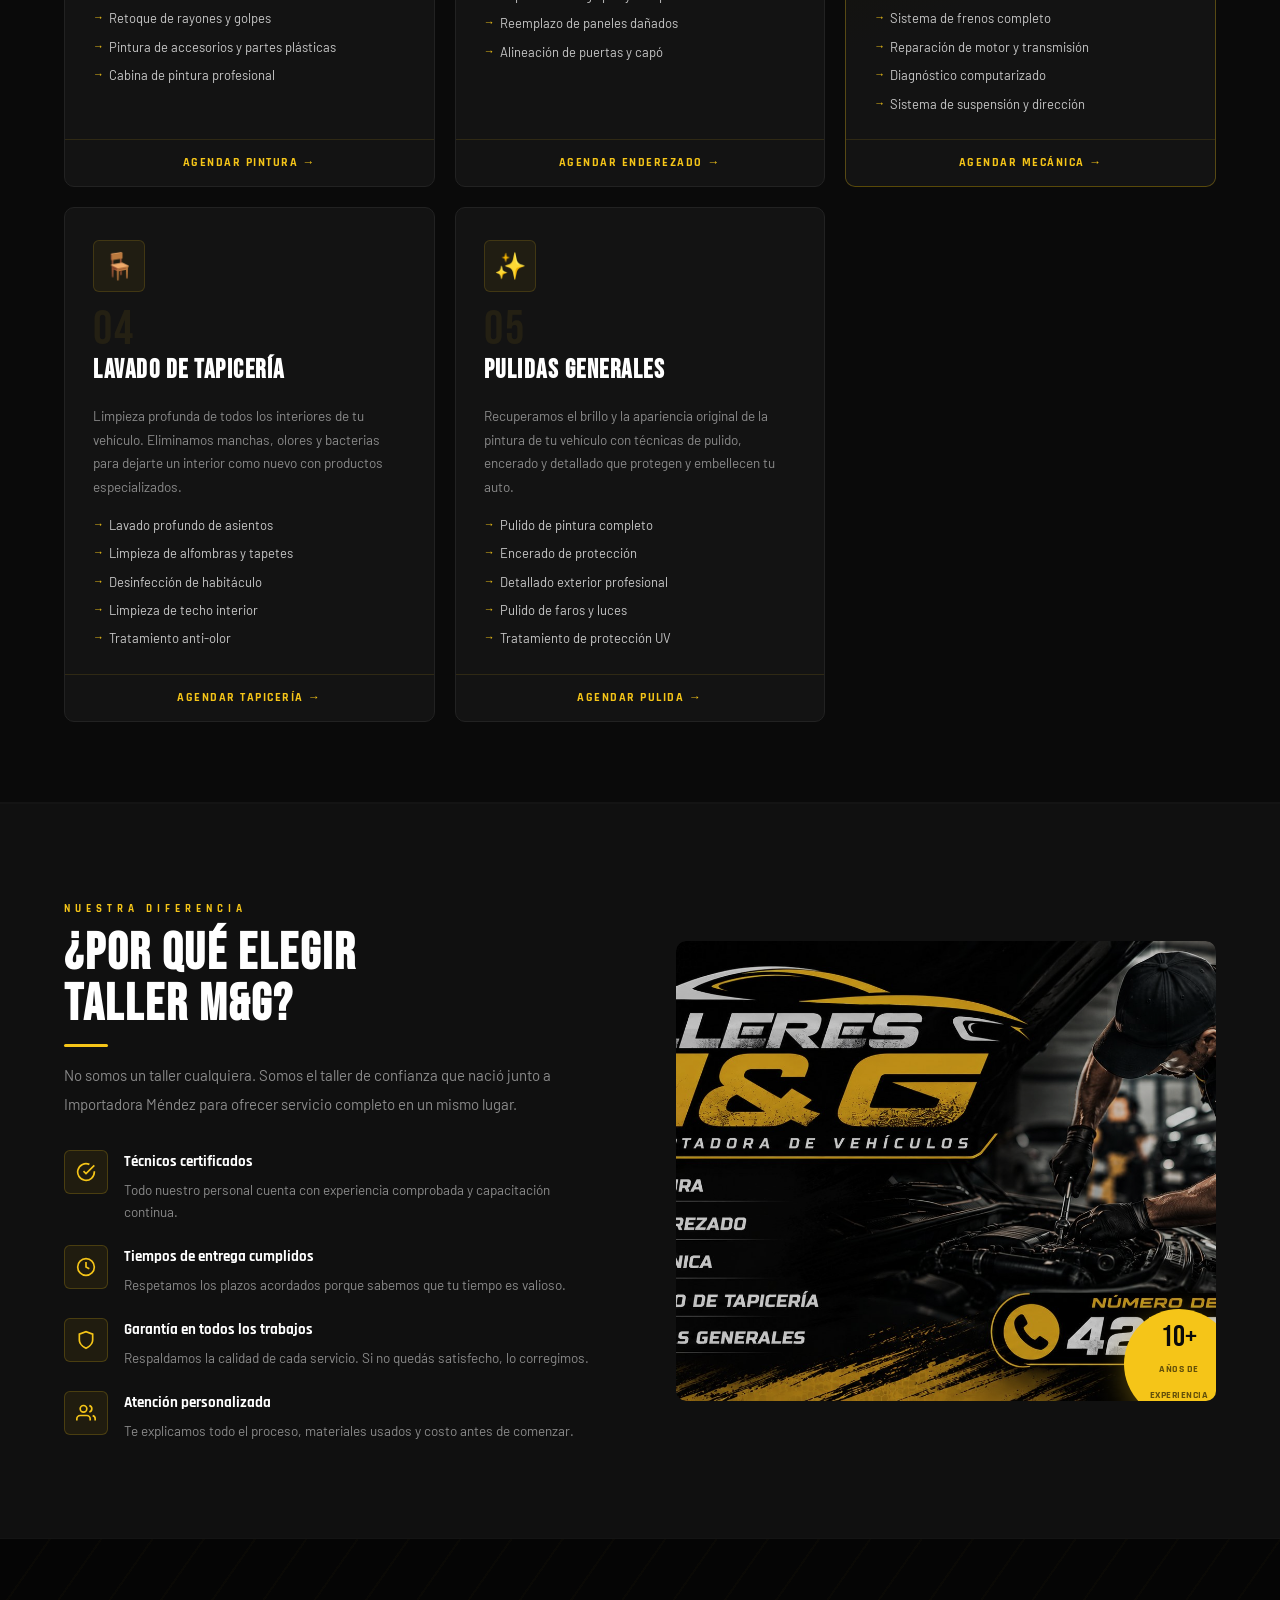
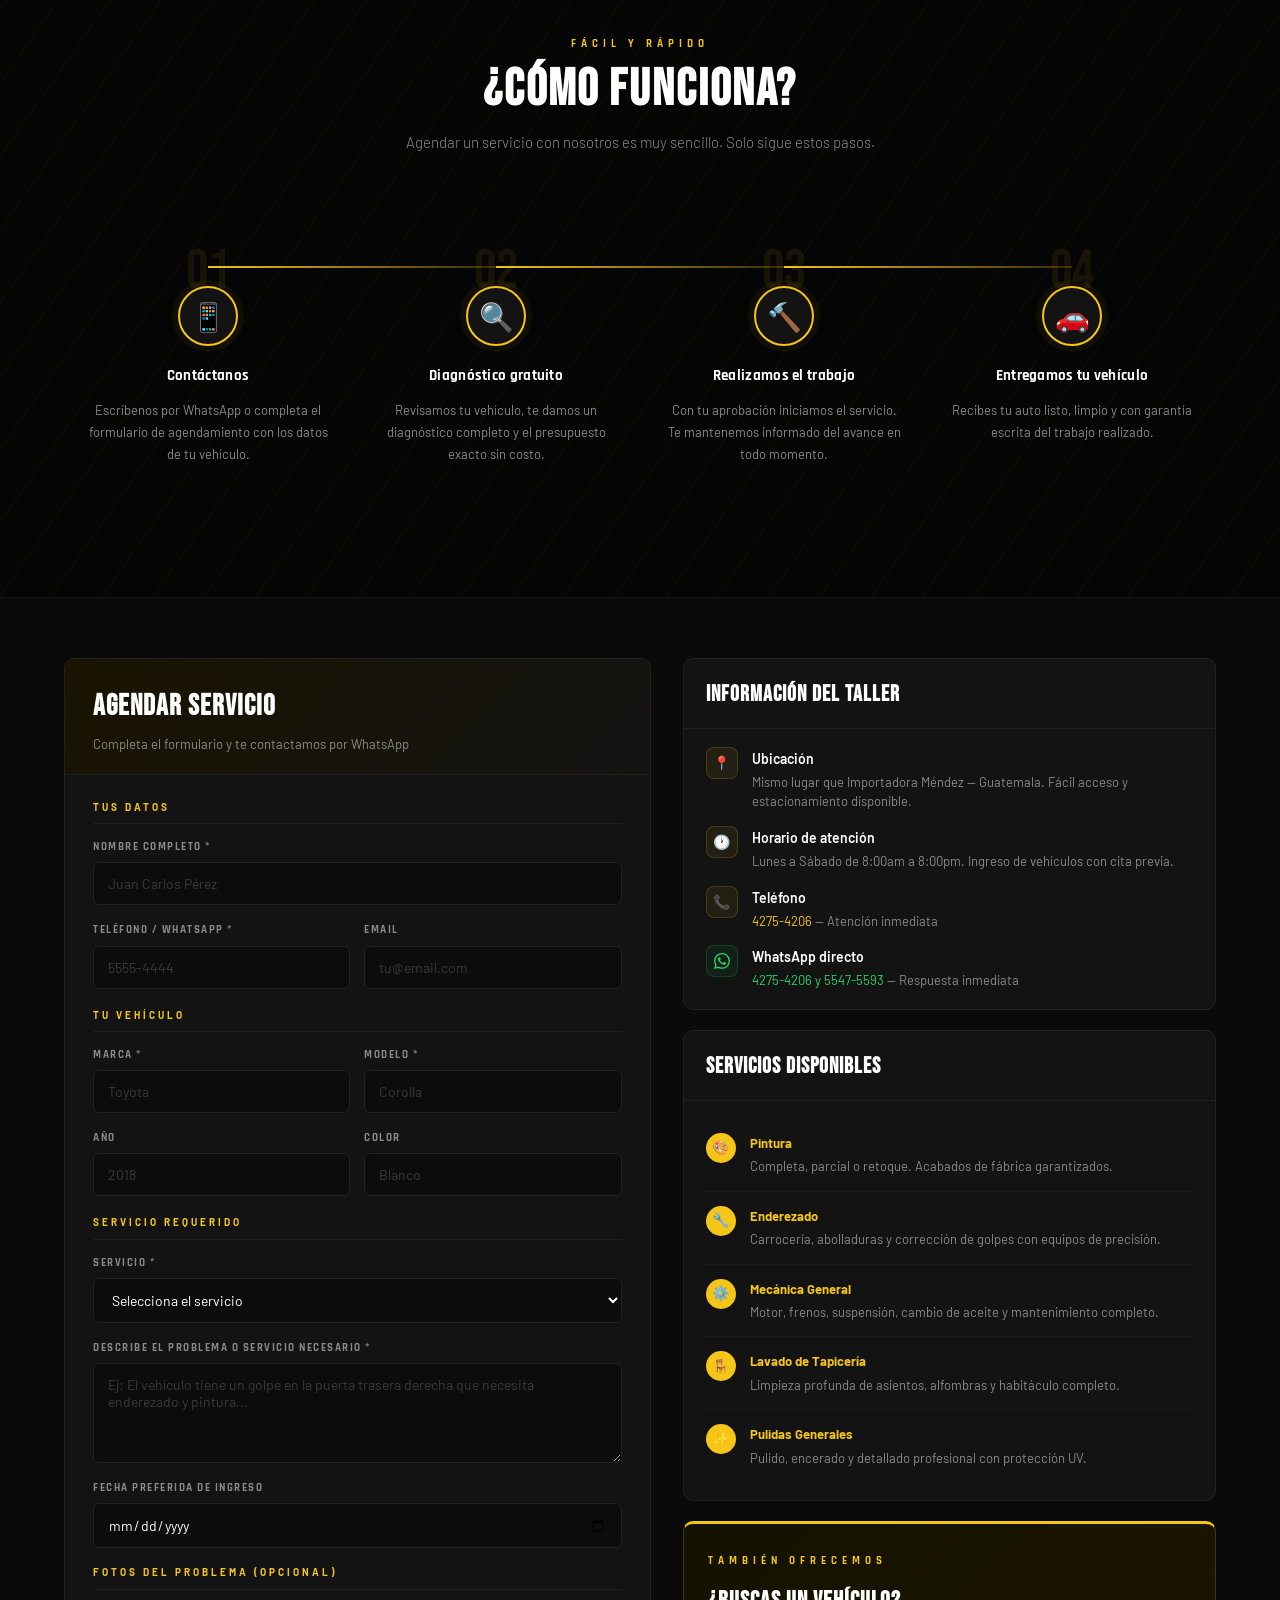
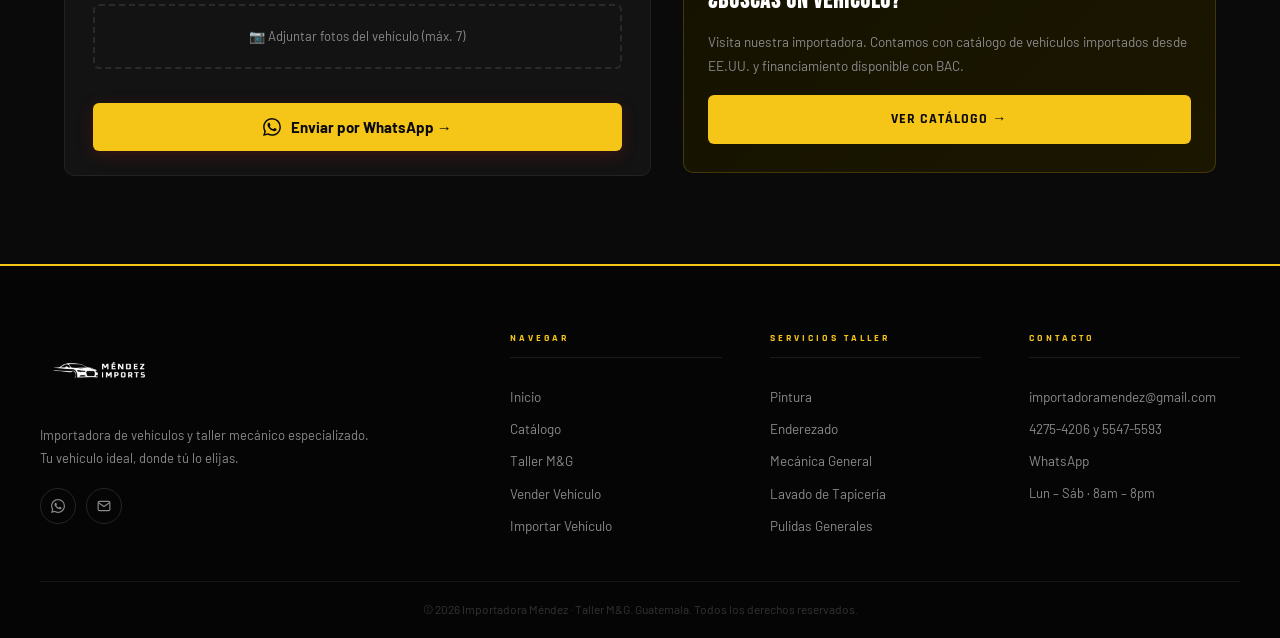
<file: especificaiones-carro/taller-mg.html>
<!doctype html>
<html lang="es">
<head>
  <meta charset="UTF-8" />
  <meta name="viewport" content="width=device-width, initial-scale=1.0" />
  <title>Taller M&G — Mecánica · Pintura · Enderezado · Guatemala</title>
  <meta name="description" content="Taller M&G — Servicios completos de mecánica, pintura, enderezado, lavado de tapicería y pulidas generales. Ubicado junto a Importadora Méndez en Guatemala." />
  <link rel="preconnect" href="https://fonts.googleapis.com" />
  <link rel="preconnect" href="https://fonts.gstatic.com" crossorigin />
  <link href="https://fonts.googleapis.com/css2?family=Bebas+Neue&family=Rajdhani:wght@400;500;600;700&family=Barlow:ital,wght@0,300;0,400;0,500;0,600;0,700;1,300&display=swap" rel="stylesheet" />
  <link rel="stylesheet" href="../css/shared.css" />
  <link rel="stylesheet" href="../css/servicios.css" />
  <link rel="stylesheet" href="../css/taller.css" />
</head>
<body>

  <!-- SUB-NAV -->
  <nav class="sub-nav">
    <div class="container sub-nav-container">
      <div class="contact-info">
        <svg class="icon-sm" viewBox="0 0 24 24" fill="none" stroke="currentColor" stroke-width="2"><path d="M4 4h16c1.1 0 2 .9 2 2v12c0 1.1-.9 2-2 2H4c-1.1 0-2-.9-2-2V6c0-1.1.9-2 2-2z"/><polyline points="22,6 12,13 2,6"/></svg>
        <a href="mailto:importadoramendez@gmail.com">importadoramendez@gmail.com</a>
      </div>
      <div class="contact-info">
        <svg class="icon-sm" viewBox="0 0 24 24" fill="none" stroke="currentColor" stroke-width="2"><path d="M22 16.92v3a2 2 0 0 1-2.18 2 19.79 19.79 0 0 1-8.63-3.07A19.5 19.5 0 0 1 4.69 13a19.79 19.79 0 0 1-3.07-8.67A2 2 0 0 1 3.56 2h3a2 2 0 0 1 2 1.72c.127.96.361 1.903.7 2.81a2 2 0 0 1-.45 2.11L8.09 9.91a16 16 0 0 0 6 6l1.27-1.27a2 2 0 0 1 2.11-.45c.907.339 1.85.573 2.81.7A2 2 0 0 1 22 16.92z"/></svg>
        <a href="tel:+50242754206">4275-4206 y 5547-5593</a>
        <span class="divider-pipe">|</span>
        <svg class="icon-sm" style="color:#25D366" viewBox="0 0 24 24" fill="currentColor"><path d="M17.472 14.382c-.297-.149-1.758-.867-2.03-.967-.273-.099-.471-.148-.67.15-.197.297-.767.966-.94 1.164-.173.199-.347.223-.644.075-.297-.15-1.255-.463-2.39-1.475-.883-.788-1.48-1.761-1.653-2.059-.173-.297-.018-.458.13-.606.134-.133.298-.347.446-.52.149-.174.198-.298.298-.497.099-.198.05-.371-.025-.52-.075-.149-.669-1.612-.916-2.207-.242-.579-.487-.5-.669-.51-.173-.008-.371-.01-.57-.01-.198 0-.52.074-.792.372-.272.297-1.04 1.016-1.04 2.479 0 1.462 1.065 2.875 1.213 3.074.149.198 2.096 3.2 5.077 4.487.709.306 1.262.489 1.694.625.712.227 1.36.195 1.871.118.571-.085 1.758-.719 2.006-1.413.248-.694.248-1.289.173-1.413-.074-.124-.272-.198-.57-.347m-5.421 7.403h-.004a9.87 9.87 0 0 1-5.031-1.378l-.361-.214-3.741.982.998-3.648-.235-.374a9.86 9.86 0 0 1-1.51-5.26c.001-5.45 4.436-9.884 9.888-9.884 2.64 0 5.122 1.03 6.988 2.898a9.825 9.825 0 0 1 2.893 6.994c-.003 5.45-4.437 9.884-9.885 9.884m8.413-18.297A11.815 11.815 0 0 0 12.05 0C5.495 0 .16 5.335.157 11.892c0 2.096.547 4.142 1.588 5.945L.057 24l6.305-1.654a11.882 11.882 0 0 0 5.683 1.448h.005c6.554 0 11.89-5.335 11.893-11.893a11.821 11.821 0 0 0-3.48-8.413z"/></svg>
        <a href="https://wa.me/50242754206" target="_blank">WhatsApp</a>
      </div>
      <div class="contact-info horario-info">
        <svg class="icon-sm" viewBox="0 0 24 24" fill="none" stroke="currentColor" stroke-width="2"><circle cx="12" cy="12" r="10"/><polyline points="12 6 12 12 16 14"/></svg>
        <span>Lun – Sáb &nbsp;|&nbsp; 8:00am – 8:00pm</span>
      </div>
    </div>
  </nav>

  <!-- HEADER -->
  <header class="main-header">
    <div class="container nav-container">
      <a href="../index.html"><img src="../img/logo2.png" alt="Importadora Méndez" class="logo" /></a>
      <button class="menu-btn" id="menuBtn" aria-label="Abrir menú">&#9776;</button>
      <ul class="nav-links" id="navLinks">
        <li><a href="../index.html" onclick="closeMenu()">Inicio</a></li>
        <li><a href="../index.html#carros" onclick="closeMenu()">Catálogo</a></li>
        <li class="nav-active"><a href="taller-mg.html" onclick="closeMenu()">Taller M&G</a></li>
        <li><a href="vendemos-tu-vehiculo.html" onclick="closeMenu()">Vender Vehículo</a></li>
        <li><a href="importamos-tu-vehiculo.html" onclick="closeMenu()">Importar Vehículo</a></li>
        <li class="nav-cta"><a href="#agendar" onclick="closeMenu()">Agendar Servicio</a></li>
      </ul>
    </div>
  </header>

  <!-- HERO TALLER -->
  <div class="taller-hero">
    <img src="../img/taller-mecanico.png" alt="Taller M&G" class="taller-hero-bg" />
    <div class="taller-hero-overlay"></div>
    <div class="container taller-hero-content">
      <div class="breadcrumb" style="margin-bottom:24px">
        <a href="../index.html">Inicio</a>
        <span class="breadcrumb-sep">›</span>
        <span>Taller M&G</span>
      </div>
      <div class="taller-hero-badge">
        <span class="badge-pulse"></span>
        Taller en funcionamiento
      </div>
      <h1 class="taller-hero-title">
        Taller<br>
        <span class="taller-hero-accent">M<em>&</em>G</span>
      </h1>
      <p class="taller-hero-sub">Mecánica · Pintura · Enderezado · Tapicería · Pulidas</p>
      <p class="taller-hero-desc">
        Técnicos especializados y equipos de calidad para que tu vehículo<br class="br-desk">
        salga como nuevo. Ubicado junto a Importadora Méndez.
      </p>
      <div class="taller-hero-btns">
        <a href="#agendar" class="btn-primary">
          <svg width="17" height="17" viewBox="0 0 24 24" fill="none" stroke="currentColor" stroke-width="2.5"><rect x="3" y="4" width="18" height="18" rx="2"/><path d="M16 2v4M8 2v4M3 10h18"/></svg>
          Agendar Servicio
        </a>
        <a href="https://wa.me/50242754206?text=Hola!%20Quiero%20información%20sobre%20los%20servicios%20del%20Taller%20M%26G." class="btn-outline" target="_blank">
          <svg width="16" height="16" viewBox="0 0 24 24" fill="currentColor"><path d="M17.472 14.382c-.297-.149-1.758-.867-2.03-.967-.273-.099-.471-.148-.67.15-.197.297-.767.966-.94 1.164-.173.199-.347.223-.644.075-.297-.15-1.255-.463-2.39-1.475-.883-.788-1.48-1.761-1.653-2.059-.173-.297-.018-.458.13-.606.134-.133.298-.347.446-.52.149-.174.198-.298.298-.497.099-.198.05-.371-.025-.52-.075-.149-.669-1.612-.916-2.207-.242-.579-.487-.5-.669-.51-.173-.008-.371-.01-.57-.01-.198 0-.52.074-.792.372-.272.297-1.04 1.016-1.04 2.479 0 1.462 1.065 2.875 1.213 3.074.149.198 2.096 3.2 5.077 4.487.709.306 1.262.489 1.694.625.712.227 1.36.195 1.871.118.571-.085 1.758-.719 2.006-1.413.248-.694.248-1.289.173-1.413-.074-.124-.272-.198-.57-.347m-5.421 7.403h-.004a9.87 9.87 0 0 1-5.031-1.378l-.361-.214-3.741.982.998-3.648-.235-.374a9.86 9.86 0 0 1-1.51-5.26c.001-5.45 4.436-9.884 9.888-9.884 2.64 0 5.122 1.03 6.988 2.898a9.825 9.825 0 0 1 2.893 6.994c-.003 5.45-4.437 9.884-9.885 9.884m8.413-18.297A11.815 11.815 0 0 0 12.05 0C5.495 0 .16 5.335.157 11.892c0 2.096.547 4.142 1.588 5.945L.057 24l6.305-1.654a11.882 11.882 0 0 0 5.683 1.448h.005c6.554 0 11.89-5.335 11.893-11.893a11.821 11.821 0 0 0-3.48-8.413z"/></svg>
          Consultar por WhatsApp
        </a>
      </div>
    </div>
    <!-- stats flotantes -->
    <div class="taller-hero-stats">
      <div class="ths-item">
        <strong>5</strong>
        <span>Servicios especializados</span>
      </div>
      <div class="ths-sep"></div>
      <div class="ths-item">
        <strong>10+</strong>
        <span>Años de experiencia</span>
      </div>
      <div class="ths-sep"></div>
      <div class="ths-item">
        <strong>100%</strong>
        <span>Garantía en trabajo</span>
      </div>
    </div>
  </div>

  <!-- SERVICIOS DETALLE -->
  <section class="taller-servicios-section">
    <div class="container">
      <div class="section-header centered">
        <span class="section-eyebrow">Lo que hacemos</span>
        <h2 class="section-title">Nuestros Servicios</h2>
        <p class="section-subtitle">Cada servicio es realizado con técnicos especializados, materiales de calidad y el cuidado que tu vehículo merece.</p>
      </div>

      <div class="taller-servicios-grid">

        <!-- PINTURA -->
        <article class="ts-card" id="pintura">
          <div class="ts-card-icon-wrap">
            <div class="ts-card-icon">🎨</div>
          </div>
          <div class="ts-card-body">
            <span class="ts-card-num">01</span>
            <h3>Pintura</h3>
            <p>Devolvemos el color y brillo original a tu vehículo con pinturas de alta calidad. Realizamos trabajos de pintura total, parcial y retoques puntuales con acabados de fábrica.</p>
            <ul class="ts-card-list">
              <li>Pintura completa del vehículo</li>
              <li>Pintura parcial por panel</li>
              <li>Retoque de rayones y golpes</li>
              <li>Pintura de accesorios y partes plásticas</li>
              <li>Cabina de pintura profesional</li>
            </ul>
          </div>
          <a href="#agendar" class="ts-card-cta">Agendar Pintura →</a>
        </article>

        <!-- ENDEREZADO -->
        <article class="ts-card" id="enderezado">
          <div class="ts-card-icon-wrap">
            <div class="ts-card-icon">🔧</div>
          </div>
          <div class="ts-card-body">
            <span class="ts-card-num">02</span>
            <h3>Enderezado</h3>
            <p>Corregimos deformaciones y daños en la carrocería de tu vehículo utilizando equipos de precisión para dejar cada panel en su forma y posición original.</p>
            <ul class="ts-card-list">
              <li>Enderezado de carrocería completa</li>
              <li>Corrección de abolladuras sin pintura</li>
              <li>Reparación de golpes y choques</li>
              <li>Reemplazo de paneles dañados</li>
              <li>Alineación de puertas y capó</li>
            </ul>
          </div>
          <a href="#agendar" class="ts-card-cta">Agendar Enderezado →</a>
        </article>

        <!-- MECÁNICA -->
        <article class="ts-card ts-card--featured" id="mecanica">
          <div class="ts-card-featured-badge">Más solicitado</div>
          <div class="ts-card-icon-wrap">
            <div class="ts-card-icon">⚙️</div>
          </div>
          <div class="ts-card-body">
            <span class="ts-card-num">03</span>
            <h3>Mecánica General</h3>
            <p>Diagnóstico y reparación completa del sistema mecánico de tu vehículo. Motor, frenos, suspensión, transmisión y todo lo que necesita tu auto para funcionar perfectamente.</p>
            <ul class="ts-card-list">
              <li>Mantenimiento preventivo y correctivo</li>
              <li>Cambio de aceite y filtros</li>
              <li>Sistema de frenos completo</li>
              <li>Reparación de motor y transmisión</li>
              <li>Diagnóstico computarizado</li>
              <li>Sistema de suspensión y dirección</li>
            </ul>
          </div>
          <a href="#agendar" class="ts-card-cta">Agendar Mecánica →</a>
        </article>

        <!-- TAPICERÍA -->
        <article class="ts-card" id="tapiceria">
          <div class="ts-card-icon-wrap">
            <div class="ts-card-icon">🪑</div>
          </div>
          <div class="ts-card-body">
            <span class="ts-card-num">04</span>
            <h3>Lavado de Tapicería</h3>
            <p>Limpieza profunda de todos los interiores de tu vehículo. Eliminamos manchas, olores y bacterias para dejarte un interior como nuevo con productos especializados.</p>
            <ul class="ts-card-list">
              <li>Lavado profundo de asientos</li>
              <li>Limpieza de alfombras y tapetes</li>
              <li>Desinfección de habitáculo</li>
              <li>Limpieza de techo interior</li>
              <li>Tratamiento anti-olor</li>
            </ul>
          </div>
          <a href="#agendar" class="ts-card-cta">Agendar Tapicería →</a>
        </article>

        <!-- PULIDAS -->
        <article class="ts-card" id="pulidas">
          <div class="ts-card-icon-wrap">
            <div class="ts-card-icon">✨</div>
          </div>
          <div class="ts-card-body">
            <span class="ts-card-num">05</span>
            <h3>Pulidas Generales</h3>
            <p>Recuperamos el brillo y la apariencia original de la pintura de tu vehículo con técnicas de pulido, encerado y detallado que protegen y embellecen tu auto.</p>
            <ul class="ts-card-list">
              <li>Pulido de pintura completo</li>
              <li>Encerado de protección</li>
              <li>Detallado exterior profesional</li>
              <li>Pulido de faros y luces</li>
              <li>Tratamiento de protección UV</li>
            </ul>
          </div>
          <a href="#agendar" class="ts-card-cta">Agendar Pulida →</a>
        </article>

      </div>
    </div>
  </section>

  <!-- POR QUÉ ELEGIRNOS -->
  <section class="taller-why-section">
    <div class="container">
      <div class="taller-why-grid">
        <div class="taller-why-left">
          <span class="section-eyebrow">Nuestra diferencia</span>
          <h2 class="section-title">¿Por qué elegir<br>Taller M&G?</h2>
          <div class="divider-line"></div>
          <p style="color:var(--texto-gris);font-size:15px;line-height:1.9;margin-bottom:32px;">
            No somos un taller cualquiera. Somos el taller de confianza que nació junto a Importadora Méndez para ofrecer servicio completo en un mismo lugar.
          </p>
          <div class="taller-why-items">
            <div class="taller-why-item">
              <div class="taller-why-icon">
                <svg width="20" height="20" viewBox="0 0 24 24" fill="none" stroke="currentColor" stroke-width="2"><path d="M22 11.08V12a10 10 0 1 1-5.93-9.14"/><polyline points="22 4 12 14.01 9 11.01"/></svg>
              </div>
              <div>
                <strong>Técnicos certificados</strong>
                <p>Todo nuestro personal cuenta con experiencia comprobada y capacitación continua.</p>
              </div>
            </div>
            <div class="taller-why-item">
              <div class="taller-why-icon">
                <svg width="20" height="20" viewBox="0 0 24 24" fill="none" stroke="currentColor" stroke-width="2"><circle cx="12" cy="12" r="10"/><polyline points="12 6 12 12 16 14"/></svg>
              </div>
              <div>
                <strong>Tiempos de entrega cumplidos</strong>
                <p>Respetamos los plazos acordados porque sabemos que tu tiempo es valioso.</p>
              </div>
            </div>
            <div class="taller-why-item">
              <div class="taller-why-icon">
                <svg width="20" height="20" viewBox="0 0 24 24" fill="none" stroke="currentColor" stroke-width="2"><path d="M12 22s8-4 8-10V5l-8-3-8 3v7c0 6 8 10 8 10z"/></svg>
              </div>
              <div>
                <strong>Garantía en todos los trabajos</strong>
                <p>Respaldamos la calidad de cada servicio. Si no quedás satisfecho, lo corregimos.</p>
              </div>
            </div>
            <div class="taller-why-item">
              <div class="taller-why-icon">
                <svg width="20" height="20" viewBox="0 0 24 24" fill="none" stroke="currentColor" stroke-width="2"><path d="M17 21v-2a4 4 0 0 0-4-4H5a4 4 0 0 0-4 4v2"/><circle cx="9" cy="7" r="4"/><path d="M23 21v-2a4 4 0 0 0-3-3.87M16 3.13a4 4 0 0 1 0 7.75"/></svg>
              </div>
              <div>
                <strong>Atención personalizada</strong>
                <p>Te explicamos todo el proceso, materiales usados y costo antes de comenzar.</p>
              </div>
            </div>
          </div>
        </div>
        <div class="taller-why-right">
          <div class="taller-why-img-wrap">
            <img src="../img/taller-mecanico.png" alt="Taller M&G especializado" />
            <div class="taller-why-badge">
              <div class="taller-why-badge-inner">
                <span class="taller-why-badge-num">10+</span>
                <span class="taller-why-badge-txt">Años de<br>experiencia</span>
              </div>
            </div>
          </div>
        </div>
      </div>
    </div>
  </section>

  <!-- PROCESO -->
  <section class="taller-proceso-section">
    <div class="container">
      <div class="section-header centered">
        <span class="section-eyebrow">Fácil y rápido</span>
        <h2 class="section-title">¿Cómo funciona?</h2>
        <p class="section-subtitle">Agendar un servicio con nosotros es muy sencillo. Solo sigue estos pasos.</p>
      </div>
      <div class="proceso-grid">
        <div class="proceso-item">
          <div class="proceso-num">01</div>
          <div class="proceso-connector"></div>
          <div class="proceso-icon">📱</div>
          <h3>Contáctanos</h3>
          <p>Escríbenos por WhatsApp o completa el formulario de agendamiento con los datos de tu vehículo.</p>
        </div>
        <div class="proceso-item">
          <div class="proceso-num">02</div>
          <div class="proceso-connector"></div>
          <div class="proceso-icon">🔍</div>
          <h3>Diagnóstico gratuito</h3>
          <p>Revisamos tu vehículo, te damos un diagnóstico completo y el presupuesto exacto sin costo.</p>
        </div>
        <div class="proceso-item">
          <div class="proceso-num">03</div>
          <div class="proceso-connector"></div>
          <div class="proceso-icon">🔨</div>
          <h3>Realizamos el trabajo</h3>
          <p>Con tu aprobación iniciamos el servicio. Te mantenemos informado del avance en todo momento.</p>
        </div>
        <div class="proceso-item">
          <div class="proceso-num">04</div>
          <div class="proceso-connector last"></div>
          <div class="proceso-icon">🚗</div>
          <h3>Entregamos tu vehículo</h3>
          <p>Recibes tu auto listo, limpio y con garantía escrita del trabajo realizado.</p>
        </div>
      </div>
    </div>
  </section>

  <!-- FORMULARIO AGENDAR -->
  <section class="service-page" id="agendar">
    <div class="container service-grid">

      <!-- FORM -->
      <div class="form-card">
        <div class="form-card-header" style="background:linear-gradient(135deg, #1a1400 0%, var(--gris-card) 100%);">
          <h2>Agendar Servicio</h2>
          <p>Completa el formulario y te contactamos por WhatsApp</p>
        </div>
        <div class="form-card-body">
          <form id="tallerForm" onsubmit="handleTaller(event)">
            <p class="form-section-title">Tus datos</p>
            <div class="form-stack">
              <div class="form-group">
                <label>Nombre completo *</label>
                <input type="text" name="nombre" placeholder="Juan Carlos Pérez" required />
              </div>
              <div class="form-grid-2">
                <div class="form-group">
                  <label>Teléfono / WhatsApp *</label>
                  <input type="tel" name="telefono" placeholder="5555-4444" required />
                </div>
                <div class="form-group">
                  <label>Email</label>
                  <input type="email" name="email" placeholder="tu@email.com" />
                </div>
              </div>
            </div>

            <p class="form-section-title">Tu vehículo</p>
            <div class="form-stack">
              <div class="form-grid-2">
                <div class="form-group">
                  <label>Marca *</label>
                  <input type="text" name="marca" placeholder="Toyota" required />
                </div>
                <div class="form-group">
                  <label>Modelo *</label>
                  <input type="text" name="modelo" placeholder="Corolla" required />
                </div>
              </div>
              <div class="form-grid-2">
                <div class="form-group">
                  <label>Año</label>
                  <input type="text" name="anio" placeholder="2018" />
                </div>
                <div class="form-group">
                  <label>Color</label>
                  <input type="text" name="color" placeholder="Blanco" />
                </div>
              </div>
            </div>

            <p class="form-section-title">Servicio requerido</p>
            <div class="form-stack">
              <div class="form-group">
                <label>Servicio *</label>
                <select name="servicio" required>
                  <option value="">Selecciona el servicio</option>
                  <option>🎨 Pintura — Completa o parcial</option>
                  <option>🔧 Enderezado — Carrocería y abolladuras</option>
                  <option>⚙️ Mecánica General — Motor, frenos, suspensión</option>
                  <option>🪑 Lavado de Tapicería — Interiores completos</option>
                  <option>✨ Pulida General — Brillo y protección</option>
                  <option>🔀 Varios servicios</option>
                </select>
              </div>
              <div class="form-group">
                <label>Describe el problema o servicio necesario *</label>
                <textarea name="descripcion" rows="4" placeholder="Ej: El vehículo tiene un golpe en la puerta trasera derecha que necesita enderezado y pintura..." required></textarea>
              </div>
              <div class="form-group">
                <label>Fecha preferida de ingreso</label>
                <input type="date" name="fecha" />
              </div>
              <label class="upload-box">
                <span class="form-section-title" style="margin:0 0 8px">Fotos del problema (opcional)</span>
                <div class="upload-trigger" id="uploadTrigger">
                  📷 Adjuntar fotos del vehículo (máx. 7)
                </div>
                <input type="file" id="photoInput" accept="image/*" multiple onchange="previewPhotos(this)" />
                <div id="previewContainer" class="preview-grid"></div>
              </label>
            </div>

            <button type="submit" class="btn-submit" style="background:var(--amarillo); color:var(--negro);">
              <svg width="18" height="18" viewBox="0 0 24 24" fill="currentColor"><path d="M17.472 14.382c-.297-.149-1.758-.867-2.03-.967-.273-.099-.471-.148-.67.15-.197.297-.767.966-.94 1.164-.173.199-.347.223-.644.075-.297-.15-1.255-.463-2.39-1.475-.883-.788-1.48-1.761-1.653-2.059-.173-.297-.018-.458.13-.606.134-.133.298-.347.446-.52.149-.174.198-.298.298-.497.099-.198.05-.371-.025-.52-.075-.149-.669-1.612-.916-2.207-.242-.579-.487-.5-.669-.51-.173-.008-.371-.01-.57-.01-.198 0-.52.074-.792.372-.272.297-1.04 1.016-1.04 2.479 0 1.462 1.065 2.875 1.213 3.074.149.198 2.096 3.2 5.077 4.487.709.306 1.262.489 1.694.625.712.227 1.36.195 1.871.118.571-.085 1.758-.719 2.006-1.413.248-.694.248-1.289.173-1.413-.074-.124-.272-.198-.57-.347m-5.421 7.403h-.004a9.87 9.87 0 0 1-5.031-1.378l-.361-.214-3.741.982.998-3.648-.235-.374a9.86 9.86 0 0 1-1.51-5.26c.001-5.45 4.436-9.884 9.888-9.884 2.64 0 5.122 1.03 6.988 2.898a9.825 9.825 0 0 1 2.893 6.994c-.003 5.45-4.437 9.884-9.885 9.884m8.413-18.297A11.815 11.815 0 0 0 12.05 0C5.495 0 .16 5.335.157 11.892c0 2.096.547 4.142 1.588 5.945L.057 24l6.305-1.654a11.882 11.882 0 0 0 5.683 1.448h.005c6.554 0 11.89-5.335 11.893-11.893a11.821 11.821 0 0 0-3.48-8.413z"/></svg>
              Enviar por WhatsApp →
            </button>
            <div id="formMsg" class="form-success" style="display:none;margin-top:14px;">
              ✅ ¡Solicitud enviada! Te contactaremos por WhatsApp para confirmar tu cita.
            </div>
          </form>
        </div>
      </div>

      <!-- RIGHT COL -->
      <div class="right-col">

        <div class="info-card">
          <div class="info-card-header">
            <h2>Información del Taller</h2>
          </div>
          <div class="info-card-body">
            <div class="trust-list">
              <div class="trust-item">
                <div class="trust-icon" style="background:rgba(245,197,24,0.07);border-color:rgba(245,197,24,0.18);">📍</div>
                <div>
                  <h3>Ubicación</h3>
                  <p>Mismo lugar que Importadora Méndez — Guatemala. Fácil acceso y estacionamiento disponible.</p>
                </div>
              </div>
              <div class="trust-item">
                <div class="trust-icon" style="background:rgba(245,197,24,0.07);border-color:rgba(245,197,24,0.18);">🕐</div>
                <div>
                  <h3>Horario de atención</h3>
                  <p>Lunes a Sábado de 8:00am a 8:00pm. Ingreso de vehículos con cita previa.</p>
                </div>
              </div>
              <div class="trust-item">
                <div class="trust-icon" style="background:rgba(245,197,24,0.07);border-color:rgba(245,197,24,0.18);">📞</div>
                <div>
                  <h3>Teléfono</h3>
                  <p><a href="tel:+50242754206" style="color:var(--amarillo);">4275-4206</a> — Atención inmediata</p>
                </div>
              </div>
              <div class="trust-item">
                <div class="trust-icon" style="background:rgba(37,211,102,0.07);border-color:rgba(37,211,102,0.18);color:var(--wa-green);">
                  <svg width="16" height="16" viewBox="0 0 24 24" fill="currentColor"><path d="M17.472 14.382c-.297-.149-1.758-.867-2.03-.967-.273-.099-.471-.148-.67.15-.197.297-.767.966-.94 1.164-.173.199-.347.223-.644.075-.297-.15-1.255-.463-2.39-1.475-.883-.788-1.48-1.761-1.653-2.059-.173-.297-.018-.458.13-.606.134-.133.298-.347.446-.52.149-.174.198-.298.298-.497.099-.198.05-.371-.025-.52-.075-.149-.669-1.612-.916-2.207-.242-.579-.487-.5-.669-.51-.173-.008-.371-.01-.57-.01-.198 0-.52.074-.792.372-.272.297-1.04 1.016-1.04 2.479 0 1.462 1.065 2.875 1.213 3.074.149.198 2.096 3.2 5.077 4.487.709.306 1.262.489 1.694.625.712.227 1.36.195 1.871.118.571-.085 1.758-.719 2.006-1.413.248-.694.248-1.289.173-1.413-.074-.124-.272-.198-.57-.347m-5.421 7.403h-.004a9.87 9.87 0 0 1-5.031-1.378l-.361-.214-3.741.982.998-3.648-.235-.374a9.86 9.86 0 0 1-1.51-5.26c.001-5.45 4.436-9.884 9.888-9.884 2.64 0 5.122 1.03 6.988 2.898a9.825 9.825 0 0 1 2.893 6.994c-.003 5.45-4.437 9.884-9.885 9.884m8.413-18.297A11.815 11.815 0 0 0 12.05 0C5.495 0 .16 5.335.157 11.892c0 2.096.547 4.142 1.588 5.945L.057 24l6.305-1.654a11.882 11.882 0 0 0 5.683 1.448h.005c6.554 0 11.89-5.335 11.893-11.893a11.821 11.821 0 0 0-3.48-8.413z"/></svg>
                </div>
                <div>
                  <h3>WhatsApp directo</h3>
                  <p><a href="https://wa.me/50242754206" target="_blank" style="color:var(--wa-green);">4275-4206 y 5547-5593</a> — Respuesta inmediata</p>
                </div>
              </div>
            </div>
          </div>
        </div>

        <div class="info-card">
          <div class="info-card-header">
            <h2>Servicios disponibles</h2>
          </div>
          <div class="info-card-body">
            <div class="steps-list">
              <div class="step-row">
                <div class="step-num">🎨</div>
                <div class="step-content">
                  <h3>Pintura</h3>
                  <p>Completa, parcial o retoque. Acabados de fábrica garantizados.</p>
                </div>
              </div>
              <div class="step-row">
                <div class="step-num">🔧</div>
                <div class="step-content">
                  <h3>Enderezado</h3>
                  <p>Carrocería, abolladuras y corrección de golpes con equipos de precisión.</p>
                </div>
              </div>
              <div class="step-row">
                <div class="step-num">⚙️</div>
                <div class="step-content">
                  <h3>Mecánica General</h3>
                  <p>Motor, frenos, suspensión, cambio de aceite y mantenimiento completo.</p>
                </div>
              </div>
              <div class="step-row">
                <div class="step-num">🪑</div>
                <div class="step-content">
                  <h3>Lavado de Tapicería</h3>
                  <p>Limpieza profunda de asientos, alfombras y habitáculo completo.</p>
                </div>
              </div>
              <div class="step-row">
                <div class="step-num">✨</div>
                <div class="step-content">
                  <h3>Pulidas Generales</h3>
                  <p>Pulido, encerado y detallado profesional con protección UV.</p>
                </div>
              </div>
            </div>
          </div>
        </div>

        <!-- CTA importadora -->
        <div class="taller-importadora-card">
          <span class="section-eyebrow" style="margin-bottom:10px;display:block;">También ofrecemos</span>
          <h3>¿Buscas un vehículo?</h3>
          <p>Visita nuestra importadora. Contamos con catálogo de vehículos importados desde EE.UU. y financiamiento disponible con BAC.</p>
          <a href="../index.html#carros" class="btn-primary btn-full" style="margin-top:18px;">Ver catálogo →</a>
        </div>

      </div>
    </div>
  </section>

  <!-- FOOTER -->
  <footer class="site-footer">
    <div class="container footer-inner">
      <div class="footer-brand">
        <a href="../index.html"><img src="../img/logo2.png" alt="Importadora Méndez" class="footer-logo" /></a>
        <p>Importadora de vehículos y taller mecánico especializado.<br>Tu vehículo ideal, donde tú lo elijas.</p>
        <div class="footer-social">
          <a href="https://wa.me/50242754206" target="_blank" aria-label="WhatsApp">
            <svg width="14" height="14" viewBox="0 0 24 24" fill="currentColor"><path d="M17.472 14.382c-.297-.149-1.758-.867-2.03-.967-.273-.099-.471-.148-.67.15-.197.297-.767.966-.94 1.164-.173.199-.347.223-.644.075-.297-.15-1.255-.463-2.39-1.475-.883-.788-1.48-1.761-1.653-2.059-.173-.297-.018-.458.13-.606.134-.133.298-.347.446-.52.149-.174.198-.298.298-.497.099-.198.05-.371-.025-.52-.075-.149-.669-1.612-.916-2.207-.242-.579-.487-.5-.669-.51-.173-.008-.371-.01-.57-.01-.198 0-.52.074-.792.372-.272.297-1.04 1.016-1.04 2.479 0 1.462 1.065 2.875 1.213 3.074.149.198 2.096 3.2 5.077 4.487.709.306 1.262.489 1.694.625.712.227 1.36.195 1.871.118.571-.085 1.758-.719 2.006-1.413.248-.694.248-1.289.173-1.413-.074-.124-.272-.198-.57-.347m-5.421 7.403h-.004a9.87 9.87 0 0 1-5.031-1.378l-.361-.214-3.741.982.998-3.648-.235-.374a9.86 9.86 0 0 1-1.51-5.26c.001-5.45 4.436-9.884 9.888-9.884 2.64 0 5.122 1.03 6.988 2.898a9.825 9.825 0 0 1 2.893 6.994c-.003 5.45-4.437 9.884-9.885 9.884m8.413-18.297A11.815 11.815 0 0 0 12.05 0C5.495 0 .16 5.335.157 11.892c0 2.096.547 4.142 1.588 5.945L.057 24l6.305-1.654a11.882 11.882 0 0 0 5.683 1.448h.005c6.554 0 11.89-5.335 11.893-11.893a11.821 11.821 0 0 0-3.48-8.413z"/></svg>
          </a>
          <a href="mailto:importadoramendez@gmail.com" aria-label="Email">
            <svg width="14" height="14" viewBox="0 0 24 24" fill="none" stroke="currentColor" stroke-width="2"><path d="M4 4h16c1.1 0 2 .9 2 2v12c0 1.1-.9 2-2 2H4c-1.1 0-2-.9-2-2V6c0-1.1.9-2 2-2z"/><polyline points="22,6 12,13 2,6"/></svg>
          </a>
        </div>
      </div>
      <div class="footer-col">
        <h4>Navegar</h4>
        <a href="../index.html">Inicio</a>
        <a href="../index.html#carros">Catálogo</a>
        <a href="taller-mg.html">Taller M&G</a>
        <a href="vendemos-tu-vehiculo.html">Vender Vehículo</a>
        <a href="importamos-tu-vehiculo.html">Importar Vehículo</a>
      </div>
      <div class="footer-col">
        <h4>Servicios Taller</h4>
        <a href="#pintura">Pintura</a>
        <a href="#enderezado">Enderezado</a>
        <a href="#mecanica">Mecánica General</a>
        <a href="#tapiceria">Lavado de Tapicería</a>
        <a href="#pulidas">Pulidas Generales</a>
      </div>
      <div class="footer-col">
        <h4>Contacto</h4>
        <a href="mailto:importadoramendez@gmail.com">importadoramendez@gmail.com</a>
        <a href="tel:+50242754206">4275-4206 y 5547-5593</a>
        <a href="https://wa.me/50242754206" target="_blank">WhatsApp</a>
        <span style="color:var(--texto-gris);font-size:13px;">Lun – Sáb · 8am – 8pm</span>
      </div>
    </div>
    <div class="footer-bottom container">
      <p>&copy; 2026 Importadora Méndez · Taller M&G. Guatemala. Todos los derechos reservados.</p>
    </div>
  </footer>

  <!-- WhatsApp flotante -->
  <a href="https://wa.me/50242754206?text=Hola!%20Quiero%20agendar%20un%20servicio%20en%20Taller%20M%26G." class="whatsapp-float" target="_blank" aria-label="Contáctanos por WhatsApp">
    <svg viewBox="0 0 24 24" fill="white"><path d="M17.472 14.382c-.297-.149-1.758-.867-2.03-.967-.273-.099-.471-.148-.67.15-.197.297-.767.966-.94 1.164-.173.199-.347.223-.644.075-.297-.15-1.255-.463-2.39-1.475-.883-.788-1.48-1.761-1.653-2.059-.173-.297-.018-.458.13-.606.134-.133.298-.347.446-.52.149-.174.198-.298.298-.497.099-.198.05-.371-.025-.52-.075-.149-.669-1.612-.916-2.207-.242-.579-.487-.5-.669-.51-.173-.008-.371-.01-.57-.01-.198 0-.52.074-.792.372-.272.297-1.04 1.016-1.04 2.479 0 1.462 1.065 2.875 1.213 3.074.149.198 2.096 3.2 5.077 4.487.709.306 1.262.489 1.694.625.712.227 1.36.195 1.871.118.571-.085 1.758-.719 2.006-1.413.248-.694.248-1.289.173-1.413-.074-.124-.272-.198-.57-.347m-5.421 7.403h-.004a9.87 9.87 0 0 1-5.031-1.378l-.361-.214-3.741.982.998-3.648-.235-.374a9.86 9.86 0 0 1-1.51-5.26c.001-5.45 4.436-9.884 9.888-9.884 2.64 0 5.122 1.03 6.988 2.898a9.825 9.825 0 0 1 2.893 6.994c-.003 5.45-4.437 9.884-9.885 9.884m8.413-18.297A11.815 11.815 0 0 0 12.05 0C5.495 0 .16 5.335.157 11.892c0 2.096.547 4.142 1.588 5.945L.057 24l6.305-1.654a11.882 11.882 0 0 0 5.683 1.448h.005c6.554 0 11.89-5.335 11.893-11.893a11.821 11.821 0 0 0-3.48-8.413z"/></svg>
  </a>

  <script>
    const menuBtn = document.getElementById('menuBtn');
    const navLinks = document.getElementById('navLinks');
    menuBtn.addEventListener('click', () => navLinks.classList.toggle('active'));
    document.addEventListener('click', e => {
      if (!navLinks.contains(e.target) && !menuBtn.contains(e.target))
        navLinks.classList.remove('active');
    });
    function closeMenu() { navLinks.classList.remove('active'); }

    function handleTaller(e) {
      e.preventDefault();
      const data = new FormData(e.target);
      const nombre      = data.get('nombre') || '';
      const telefono    = data.get('telefono') || '';
      const email       = data.get('email') || 'No indicado';
      const marca       = data.get('marca') || '';
      const modelo      = data.get('modelo') || '';
      const anio        = data.get('anio') || 'No indicado';
      const color       = data.get('color') || 'No indicado';
      const servicio    = data.get('servicio') || '';
      const descripcion = data.get('descripcion') || 'Sin descripción.';
      const fecha       = data.get('fecha') || 'A coordinar';

      const text = `🔧 *SOLICITUD DE SERVICIO — TALLER M&G*\n\n👤 *Nombre:* ${nombre}\n📞 *Teléfono:* ${telefono}\n📧 *Email:* ${email}\n\n🚗 *Vehículo:* ${marca} ${modelo}\n📅 *Año:* ${anio}\n🎨 *Color:* ${color}\n\n🛠 *Servicio solicitado:*\n${servicio}\n\n📝 *Descripción del problema:*\n${descripcion}\n\n📆 *Fecha preferida de ingreso:* ${fecha}\n\nSolicito presupuesto y confirmación de cita.`;

      const encoded = encodeURIComponent(text);
      const isMobile = /Android|iPhone|iPad|iPod/i.test(navigator.userAgent);
      const url = isMobile
        ? `https://wa.me/50242754206?text=${encoded}`
        : `https://web.whatsapp.com/send?phone=50242754206&text=${encoded}`;

      document.getElementById('formMsg').style.display = 'block';
      setTimeout(() => { window.open(url, '_blank'); e.target.reset(); document.getElementById('previewContainer').innerHTML = ''; }, 500);
    }

    function previewPhotos(input) {
      const container = document.getElementById('previewContainer');
      container.innerHTML = '';
      Array.from(input.files).slice(0, 7).forEach(file => {
        const reader = new FileReader();
        reader.onload = ev => {
          const img = document.createElement('img');
          img.src = ev.target.result;
          container.appendChild(img);
        };
        reader.readAsDataURL(file);
      });
    }

    // Animación scroll reveal
    const revealEls = document.querySelectorAll('.ts-card, .proceso-item, .taller-why-item');
    const ro = new IntersectionObserver((entries) => {
      entries.forEach((entry, i) => {
        if (entry.isIntersecting) {
          entry.target.style.opacity = '1';
          entry.target.style.transform = 'translateY(0)';
          ro.unobserve(entry.target);
        }
      });
    }, { threshold: 0.1 });
    revealEls.forEach((el, i) => {
      el.style.opacity = '0';
      el.style.transform = 'translateY(24px)';
      el.style.transition = `opacity 0.55s ease ${(i % 5) * 0.1}s, transform 0.55s ease ${(i % 5) * 0.1}s`;
      ro.observe(el);
    });
  </script>

</body>
</html>
</file>
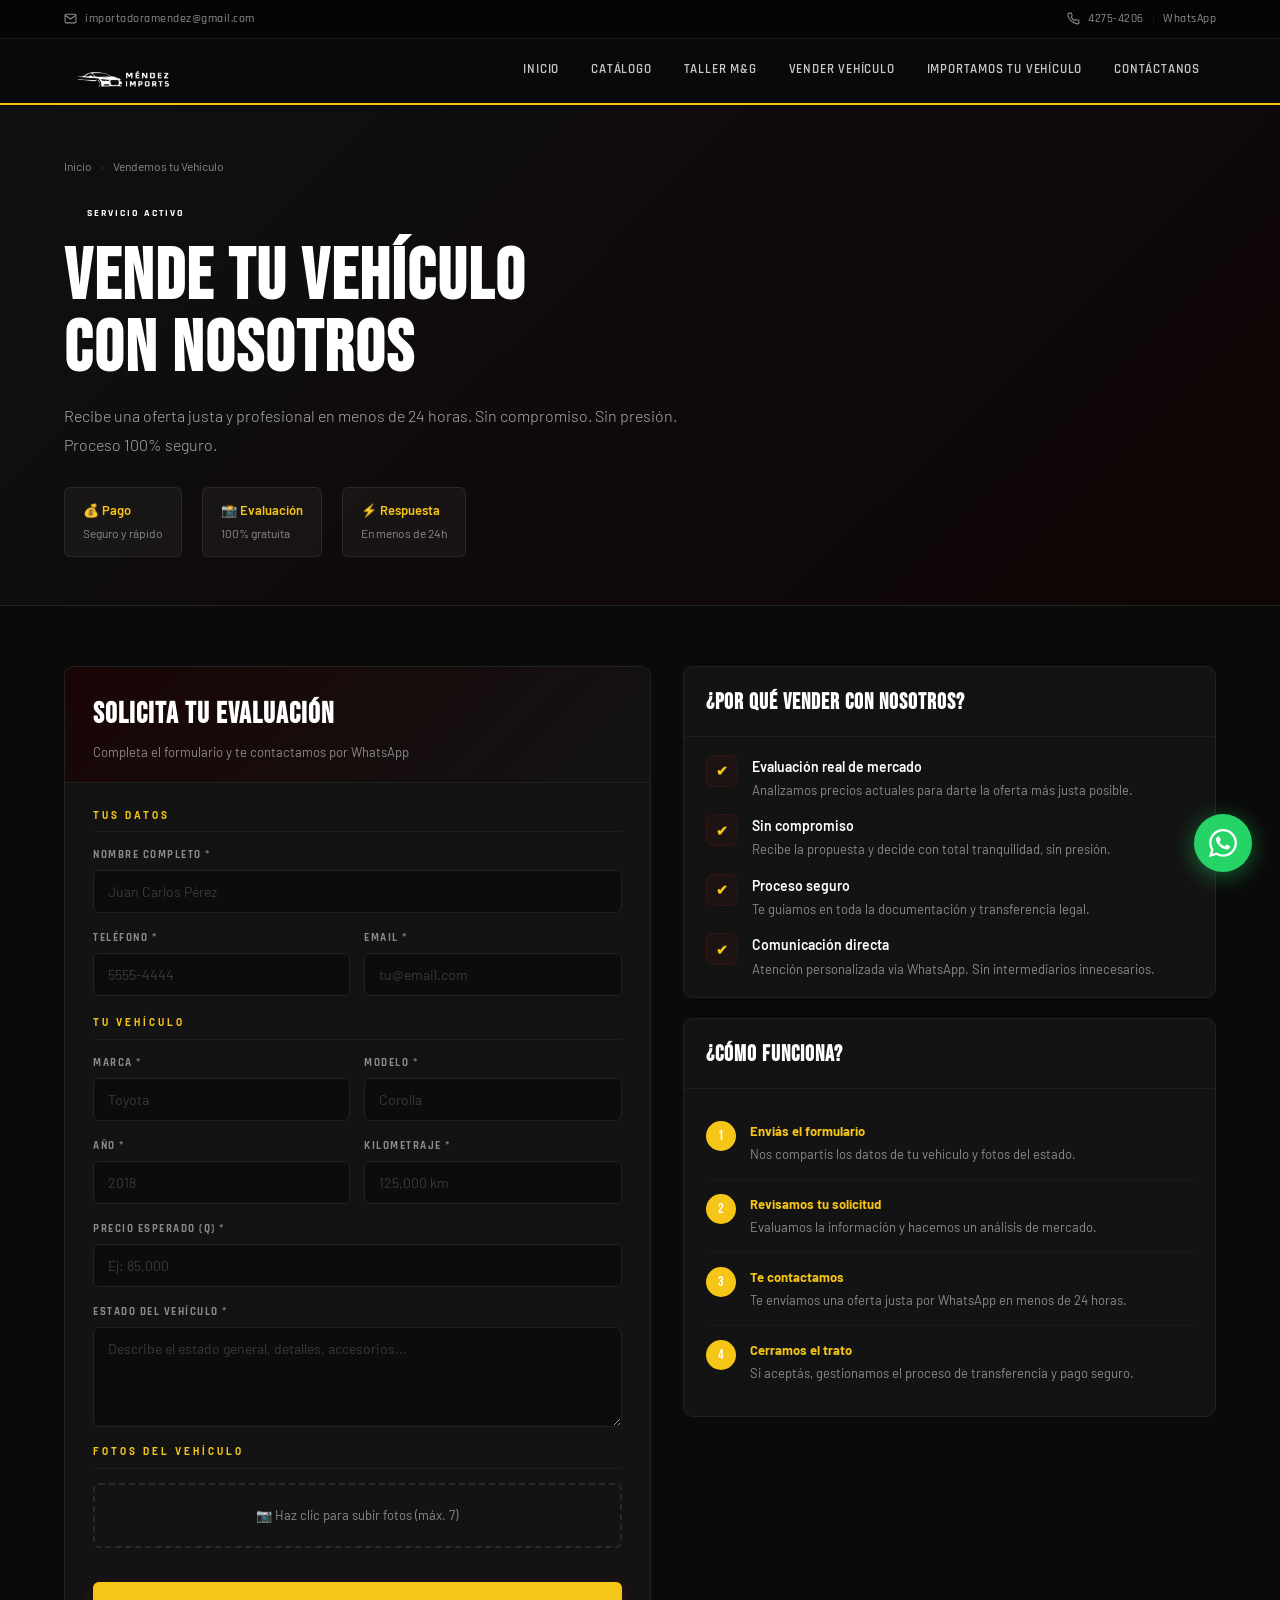
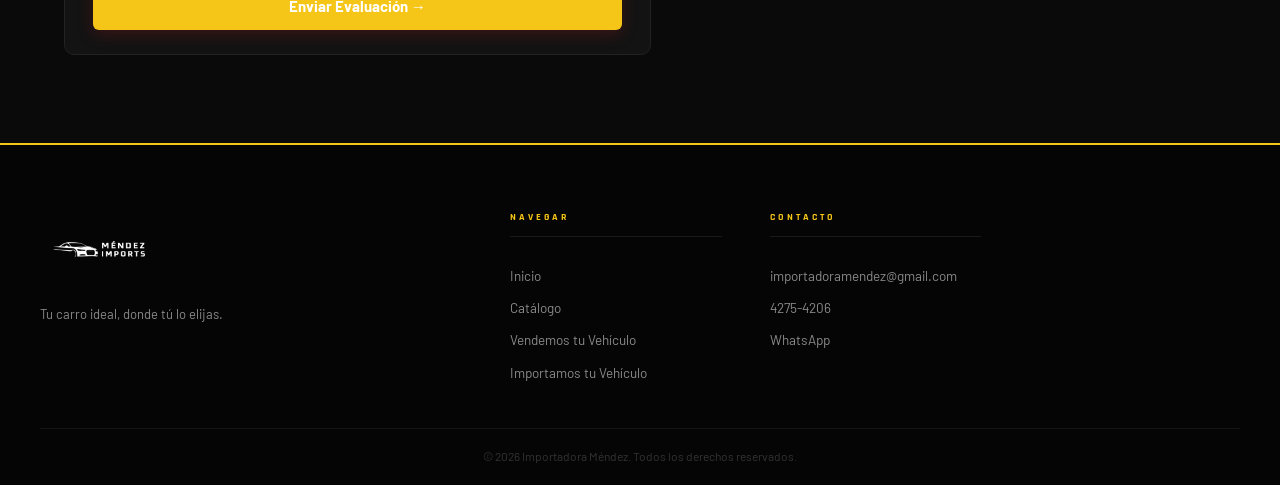
<file: especificaiones-carro/vendemos-tu-vehiculo.html>
<!doctype html>
<html lang="es">
<head>
  <meta charset="UTF-8" />
  <meta name="viewport" content="width=device-width, initial-scale=1.0" />
  <title>Vendemos tu Vehículo — Importadora Méndez</title>
  <link rel="preconnect" href="https://fonts.googleapis.com" />
  <link rel="preconnect" href="https://fonts.gstatic.com" crossorigin />
  <link href="https://fonts.googleapis.com/css2?family=Bebas+Neue&family=Rajdhani:wght@400;500;600;700&family=Barlow:ital,wght@0,300;0,400;0,500;0,600;0,700;1,300&display=swap" rel="stylesheet" />
  <link rel="stylesheet" href="../css/shared.css" />
  <link rel="stylesheet" href="../css/servicios.css" />
</head>
<body>

  <!-- SUB-NAV -->
  <nav class="sub-nav">
    <div class="container sub-nav-container">
      <div class="contact-info">
        <svg class="icon-sm" viewBox="0 0 24 24" fill="none" stroke="currentColor" stroke-width="2"><path d="M4 4h16c1.1 0 2 .9 2 2v12c0 1.1-.9 2-2 2H4c-1.1 0-2-.9-2-2V6c0-1.1.9-2 2-2z"/><polyline points="22,6 12,13 2,6"/></svg>
        <a href="mailto:importadoramendez@gmail.com">importadoramendez@gmail.com</a>
      </div>
      <div class="contact-info">
        <svg class="icon-sm" viewBox="0 0 24 24" fill="none" stroke="currentColor" stroke-width="2"><path d="M22 16.92v3a2 2 0 0 1-2.18 2 19.79 19.79 0 0 1-8.63-3.07A19.5 19.5 0 0 1 4.69 13a19.79 19.79 0 0 1-3.07-8.67A2 2 0 0 1 3.56 2h3a2 2 0 0 1 2 1.72c.127.96.361 1.903.7 2.81a2 2 0 0 1-.45 2.11L8.09 9.91a16 16 0 0 0 6 6l1.27-1.27a2 2 0 0 1 2.11-.45c.907.339 1.85.573 2.81.7A2 2 0 0 1 22 16.92z"/></svg>
        <a href="tel:+50242754206">4275-4206</a>
        <span class="divider-pipe">|</span>
        <a href="https://wa.me/50242754206">WhatsApp</a>
      </div>
    </div>
  </nav>
  <header class="main-header">
    <div class="container nav-container">
      <a href="../index.html"><img src="../img/logo2.png" alt="Importadora Méndez" class="logo" /></a>
      <button class="menu-btn" id="menuBtn" aria-label="Abrir menú">&#9776;</button>
      <ul class="nav-links" id="navLinks">
        <li><a href="../index.html" onclick="closeMenu()">Inicio</a></li>
        <li><a href="../index.html#carros" onclick="closeMenu()">Catálogo</a></li>
        <li><a href="taller-mg.html" onclick="closeMenu()">Taller M&G</a></li>
        <li><a href="vendemos-tu-vehiculo.html" onclick="closeMenu()">Vender Vehículo</a></li>
        <li><a href="importamos-tu-vehiculo.html" onclick="closeMenu()">Importamos tu Vehículo</a></li>
        <li><a href="../index.html#contacto" onclick="closeMenu()" class="nav-cta">Contáctanos</a></li>
      </ul>
    </div>
  </header>

  <!-- PAGE HERO -->
  <div class="page-hero">
    <div class="container">
      <div class="breadcrumb">
        <a href="../index.html">Inicio</a>
        <span class="breadcrumb-sep">›</span>
        <span>Vendemos tu Vehículo</span>
      </div>
      <div class="page-hero-inner">
        <div class="badge badge-rojo" style="margin-bottom:16px">
          <span class="badge-dot"></span>&nbsp; Servicio activo
        </div>
        <h1>Vende tu Vehículo<br>con Nosotros</h1>
        <p class="lead">Recibe una oferta justa y profesional en menos de 24 horas. Sin compromiso. Sin presión. Proceso 100% seguro.</p>
        <div class="hero-stats-row">
          <div class="hstat"><span class="hstat-top">💰 Pago</span><span class="hstat-bot">Seguro y rápido</span></div>
          <div class="hstat"><span class="hstat-top">📸 Evaluación</span><span class="hstat-bot">100% gratuita</span></div>
          <div class="hstat"><span class="hstat-top">⚡ Respuesta</span><span class="hstat-bot">En menos de 24h</span></div>
        </div>
      </div>
    </div>
  </div>

  <!-- MAIN -->
  <section class="service-page">
    <div class="container service-grid">

      <!-- FORM -->
      <div class="form-card">
        <div class="form-card-header">
          <h2>Solicita tu Evaluación</h2>
          <p>Completa el formulario y te contactamos por WhatsApp</p>
        </div>
        <div class="form-card-body">
          <form id="sellForm" onsubmit="handleSell(event)">
            <p class="form-section-title">Tus datos</p>
            <div class="form-stack">
              <div class="form-group">
                <label>Nombre completo *</label>
                <input type="text" name="nombre" placeholder="Juan Carlos Pérez" required />
              </div>
              <div class="form-grid-2">
                <div class="form-group">
                  <label>Teléfono *</label>
                  <input type="tel" name="telefono" placeholder="5555-4444" required />
                </div>
                <div class="form-group">
                  <label>Email *</label>
                  <input type="email" name="email" placeholder="tu@email.com" required />
                </div>
              </div>
            </div>

            <p class="form-section-title">Tu vehículo</p>
            <div class="form-stack">
              <div class="form-grid-2">
                <div class="form-group">
                  <label>Marca *</label>
                  <input type="text" name="marca" placeholder="Toyota" required />
                </div>
                <div class="form-group">
                  <label>Modelo *</label>
                  <input type="text" name="modelo" placeholder="Corolla" required />
                </div>
              </div>
              <div class="form-grid-2">
                <div class="form-group">
                  <label>Año *</label>
                  <input type="text" name="anio" placeholder="2018" required />
                </div>
                <div class="form-group">
                  <label>Kilometraje *</label>
                  <input type="text" name="km" placeholder="125,000 km" required />
                </div>
              </div>
              <div class="form-group">
                <label>Precio esperado (Q) *</label>
                <input type="text" name="precio" placeholder="Ej: 85,000" required />
              </div>
              <div class="form-group">
                <label>Estado del vehículo *</label>
                <textarea name="descripcion" rows="3" placeholder="Describe el estado general, detalles, accesorios..." required></textarea>
              </div>
              <label class="upload-box">
                <span class="form-section-title" style="margin:0 0 8px">Fotos del vehículo</span>
                <div class="upload-trigger" id="uploadTrigger">
                  📷 Haz clic para subir fotos (máx. 7)
                </div>
                <input type="file" id="photoInput" accept="image/*" multiple onchange="previewPhotos(this)" />
                <div id="previewContainer" class="preview-grid"></div>
              </label>
            </div>

            <button type="submit" class="btn-submit">Enviar Evaluación →</button>
            <div id="formMsg" class="form-success" style="display:none;margin-top:14px;">
              ✅ ¡Solicitud enviada! Te contactaremos pronto por WhatsApp.
            </div>
          </form>
        </div>
      </div>

      <!-- RIGHT COL -->
      <div class="right-col">
        <div class="info-card">
          <div class="info-card-header">
            <h2>¿Por qué vender con nosotros?</h2>
          </div>
          <div class="info-card-body">
            <div class="trust-list">
              <div class="trust-item">
                <div class="trust-icon">✔</div>
                <div>
                  <h3>Evaluación real de mercado</h3>
                  <p>Analizamos precios actuales para darte la oferta más justa posible.</p>
                </div>
              </div>
              <div class="trust-item">
                <div class="trust-icon">✔</div>
                <div>
                  <h3>Sin compromiso</h3>
                  <p>Recibe la propuesta y decide con total tranquilidad, sin presión.</p>
                </div>
              </div>
              <div class="trust-item">
                <div class="trust-icon">✔</div>
                <div>
                  <h3>Proceso seguro</h3>
                  <p>Te guiamos en toda la documentación y transferencia legal.</p>
                </div>
              </div>
              <div class="trust-item">
                <div class="trust-icon">✔</div>
                <div>
                  <h3>Comunicación directa</h3>
                  <p>Atención personalizada vía WhatsApp. Sin intermediarios innecesarios.</p>
                </div>
              </div>
            </div>
          </div>
        </div>

        <div class="info-card">
          <div class="info-card-header">
            <h2>¿Cómo funciona?</h2>
          </div>
          <div class="info-card-body">
            <div class="steps-list">
              <div class="step-row">
                <div class="step-num">1</div>
                <div class="step-content">
                  <h3>Enviás el formulario</h3>
                  <p>Nos compartís los datos de tu vehículo y fotos del estado.</p>
                </div>
              </div>
              <div class="step-row">
                <div class="step-num">2</div>
                <div class="step-content">
                  <h3>Revisamos tu solicitud</h3>
                  <p>Evaluamos la información y hacemos un análisis de mercado.</p>
                </div>
              </div>
              <div class="step-row">
                <div class="step-num">3</div>
                <div class="step-content">
                  <h3>Te contactamos</h3>
                  <p>Te enviamos una oferta justa por WhatsApp en menos de 24 horas.</p>
                </div>
              </div>
              <div class="step-row">
                <div class="step-num">4</div>
                <div class="step-content">
                  <h3>Cerramos el trato</h3>
                  <p>Si aceptás, gestionamos el proceso de transferencia y pago seguro.</p>
                </div>
              </div>
            </div>
          </div>
        </div>
      </div>

    </div>
  </section>

  <footer class="site-footer">
    <div class="container footer-inner">
      <div class="footer-brand">
        <a href="../index.html"><img src="../img/logo2.png" alt="Importadora Méndez" class="footer-logo" /></a>
        <p>Tu carro ideal, donde tú lo elijas.</p>
      </div>
      <div class="footer-col">
        <h4>Navegar</h4>
        <a href="../index.html">Inicio</a>
        <a href="../index.html#carros">Catálogo</a>
        <a href="vendemos-tu-vehiculo.html">Vendemos tu Vehículo</a>
        <a href="importamos-tu-vehiculo.html">Importamos tu Vehículo</a>
      </div>
      <div class="footer-col">
        <h4>Contacto</h4>
        <a href="mailto:importadoramendez@gmail.com">importadoramendez@gmail.com</a>
        <a href="tel:+50242754206">4275-4206</a>
        <a href="https://wa.me/50242754206" target="_blank">WhatsApp</a>
      </div>
    </div>
    <div class="footer-bottom container">
      <p>&copy; 2026 Importadora Méndez. Todos los derechos reservados.</p>
    </div>
  </footer>
  <a href="https://wa.me/50242754206" class="whatsapp-float" target="_blank" aria-label="WhatsApp">
    <svg viewBox="0 0 24 24" fill="currentColor"><path d="M17.472 14.382c-.297-.149-1.758-.867-2.03-.967-.273-.099-.471-.148-.67.15-.197.297-.767.966-.94 1.164-.173.199-.347.223-.644.075-.297-.15-1.255-.463-2.39-1.475-.883-.788-1.48-1.761-1.653-2.059-.173-.297-.018-.458.13-.606.134-.133.298-.347.446-.52.149-.174.198-.298.298-.497.099-.198.05-.371-.025-.52-.075-.149-.669-1.612-.916-2.207-.242-.579-.487-.5-.669-.51-.173-.008-.371-.01-.57-.01-.198 0-.52.074-.792.372-.272.297-1.04 1.016-1.04 2.479 0 1.462 1.065 2.875 1.213 3.074.149.198 2.096 3.2 5.077 4.487.709.306 1.262.489 1.694.625.712.227 1.36.195 1.871.118.571-.085 1.758-.719 2.006-1.413.248-.694.248-1.289.173-1.413-.074-.124-.272-.198-.57-.347m-5.421 7.403h-.004a9.87 9.87 0 0 1-5.031-1.378l-.361-.214-3.741.982.998-3.648-.235-.374a9.86 9.86 0 0 1-1.51-5.26c.001-5.45 4.436-9.884 9.888-9.884 2.64 0 5.122 1.03 6.988 2.898a9.825 9.825 0 0 1 2.893 6.994c-.003 5.45-4.437 9.884-9.885 9.884m8.413-18.297A11.815 11.815 0 0 0 12.05 0C5.495 0 .16 5.335.157 11.892c0 2.096.547 4.142 1.588 5.945L.057 24l6.305-1.654a11.882 11.882 0 0 0 5.683 1.448h.005c6.554 0 11.89-5.335 11.893-11.893a11.821 11.821 0 0 0-3.48-8.413z"/></svg>
  </a>
  <script>
    const menuBtn = document.getElementById('menuBtn');
    const navLinks = document.getElementById('navLinks');
    menuBtn.addEventListener('click', () => navLinks.classList.toggle('active'));
    document.addEventListener('click', e => {
      if (!navLinks.contains(e.target) && !menuBtn.contains(e.target))
        navLinks.classList.remove('active');
    });
    function closeMenu() { navLinks.classList.remove('active'); }
  </script>
  <script>
    function handleSell(e) {
      e.preventDefault();
      const data = new FormData(e.target);
      const nombre      = data.get('nombre') || '';
      const telefono    = data.get('telefono') || '';
      const email       = data.get('email') || '';
      const marca       = data.get('marca') || '';
      const modelo      = data.get('modelo') || '';
      const anio        = data.get('anio') || '';
      const km          = data.get('km') || '';
      const precio      = data.get('precio') || '';
      const descripcion = data.get('descripcion') || 'Sin descripción.';

      const text = `🚘 *SOLICITUD PARA VENDER VEHÍCULO*\n\n👤 *Nombre:* ${nombre}\n📞 *Teléfono:* +502 ${telefono}\n📧 *Email:* ${email}\n\n🚗 *Vehículo:* ${marca} ${modelo}\n📅 *Año:* ${anio}\n🛣 *Kilometraje:* ${km} km\n💰 *Precio esperado:* Q ${precio}\n\n📝 *Estado:*\n${descripcion}\n\n📸 Adjuntaré las fotos del vehículo en este chat.\nSolicito evaluación y oferta.`;

      const encoded = encodeURIComponent(text);
      const isMobile = /Android|iPhone|iPad|iPod/i.test(navigator.userAgent);
      const url = isMobile
        ? `https://wa.me/50242754206?text=${encoded}`
        : `https://web.whatsapp.com/send?phone=50242754206&text=${encoded}`;

      document.getElementById('formMsg').style.display = 'block';
      setTimeout(() => {
        window.open(url, '_blank');
        e.target.reset();
        document.getElementById('previewContainer').innerHTML = '';
      }, 500);
    }
    function previewPhotos(input) {
      const container = document.getElementById('previewContainer');
      container.innerHTML = '';
      const files = Array.from(input.files).slice(0, 7);
      files.forEach(file => {
        const reader = new FileReader();
        reader.onload = e => {
          const img = document.createElement('img');
          img.src = e.target.result;
          container.appendChild(img);
        };
        reader.readAsDataURL(file);
      });
    }
  </script>
</body>
</html>
</file>
<file: css/shared.css>
/* ============================================================
   TALLERES M&G / IMPORTADORA MÉNDEZ — SHARED DESIGN SYSTEM
   Fuentes: Bebas Neue (display) + Rajdhani (cuerpo)
   Paleta: Negro · Amarillo M&G · Blanco
   ============================================================ */

@import url('https://fonts.googleapis.com/css2?family=Bebas+Neue&family=Rajdhani:wght@400;500;600;700&family=Barlow:ital,wght@0,300;0,400;0,500;0,600;0,700;1,300&display=swap');

/* ─── TOKENS ─────────────────────────────────────────────── */
:root {
  --amarillo:      #f5c518;
  --amarillo-dark: #d4a800;
  --amarillo-glow: rgba(245,197,24,0.3);
  --amarillo-dim:  rgba(245,197,24,0.1);
  --negro:         #0a0a0a;
  --negro-pure:    #050505;
  --gris-dark:     #101010;
  --gris-mid:      #181818;
  --gris-card:     #131313;
  --gris-borde:    #222222;
  --gris-borde2:   #2a2a2a;
  --blanco:        #ffffff;
  --texto-gris:    #8a8a8a;
  --texto-claro:   #c8c8c8;
  --wa-green:      #25D366;

  --font-display: 'Bebas Neue', sans-serif;
  --font-heading: 'Rajdhani', sans-serif;
  --font-body:    'Barlow', sans-serif;

  --radius:      10px;
  --radius-sm:   6px;
  --radius-lg:   16px;
  --shadow:      0 10px 40px rgba(0,0,0,0.6);
  --shadow-y:    0 8px 28px var(--amarillo-glow);
  --transition:  0.25s ease;
}

/* ─── RESET ──────────────────────────────────────────────── */
*,*::before,*::after { margin:0; padding:0; box-sizing:border-box; }
html { scroll-behavior:smooth; font-size:16px; }
body {
  font-family: var(--font-body);
  background: var(--negro);
  color: var(--blanco);
  line-height: 1.65;
  overflow-x: hidden;
}
img { display:block; max-width:100%; }
a { text-decoration:none; color:inherit; }
button { cursor:pointer; font-family:var(--font-body); }

.container {
  max-width: 1200px;
  margin: 0 auto;
  padding: 0 24px;
}

/* ─── SUB-NAV ────────────────────────────────────────────── */
.sub-nav {
  background: var(--negro-pure);
  color: var(--texto-gris);
  padding: 9px 0;
  font-size: 12px;
  font-family: var(--font-heading);
  font-weight: 500;
  letter-spacing: 0.5px;
  border-bottom: 1px solid #1a1a1a;
}
.sub-nav-container {
  display: flex;
  justify-content: space-between;
  align-items: center;
  flex-wrap: wrap;
  gap: 8px;
}
.contact-info { display:flex; align-items:center; gap:8px; }
.contact-info a { color:var(--texto-gris); transition:color var(--transition); }
.contact-info a:hover { color:var(--amarillo); }
.contact-info .icon-sm { width:13px; height:13px; flex-shrink:0; }
.divider-pipe { color:#252525; }
.horario-info { color:var(--texto-gris); font-size:11.5px; opacity:0.8; }

/* ─── HEADER / NAV ───────────────────────────────────────── */
.main-header {
  background: rgba(10,10,10,0.97);
  backdrop-filter: blur(16px);
  padding: 0;
  position: sticky;
  top: 0;
  z-index: 1000;
  border-bottom: 2px solid var(--amarillo);
}
.nav-container {
  display: flex;
  justify-content: space-between;
  align-items: stretch;
  gap: 0;
  height: 64px;
}
.logo { width:120px; height:auto; }
.nav-brand { display:flex; align-items:center; padding:0 8px; }
.nav-links {
  display: flex;
  list-style: none;
  gap: 0;
  align-items: stretch;
}
.nav-links li { display:flex; align-items:stretch; }
.nav-links a {
  color: var(--texto-claro);
  font-family: var(--font-heading);
  font-weight: 600;
  font-size: 13px;
  padding: 0 16px;
  display: flex;
  align-items: center;
  letter-spacing: 0.8px;
  text-transform: uppercase;
  transition: all var(--transition);
  position: relative;
  border-bottom: 3px solid transparent;
}
.nav-links a::after {
  content: '';
  position: absolute;
  bottom: -2px; left: 0; right: 0;
  height: 3px;
  background: var(--amarillo);
  transform: scaleX(0);
  transition: transform var(--transition);
}
.nav-links a:hover { color:var(--blanco); background:rgba(255,255,255,0.03); }
.nav-links a:hover::after { transform:scaleX(1); }
.nav-links .nav-cta a {
  background: var(--amarillo);
  color: var(--negro);
  font-weight: 700;
  padding: 0 22px;
  margin: 12px 0 12px 8px;
  border-radius: var(--radius-sm);
  height: auto;
}
.nav-links .nav-cta a::after { display:none; }
.nav-links .nav-cta a:hover {
  background: var(--amarillo-dark);
  transform: translateY(-1px);
  box-shadow: var(--shadow-y);
}
.nav-links .nav-active a { color:var(--amarillo); }
.menu-btn {
  display: none;
  background: none;
  border: 1px solid #333;
  color: white;
  font-size: 20px;
  padding: 6px 11px;
  border-radius: var(--radius-sm);
  transition: border-color var(--transition);
  margin: auto 0;
}
.menu-btn:hover { border-color:var(--amarillo); }

/* ─── SECTION HEADERS ────────────────────────────────────── */
.section-eyebrow {
  font-size: 11px;
  font-family: var(--font-heading);
  font-weight: 700;
  letter-spacing: 5px;
  text-transform: uppercase;
  color: var(--amarillo);
  margin-bottom: 10px;
  display: block;
}
.section-title {
  font-family: var(--font-display);
  font-size: clamp(2.2rem, 5vw, 3.2rem);
  color: var(--blanco);
  letter-spacing: 2px;
  line-height: 1.0;
}
.section-subtitle {
  margin-top: 14px;
  color: var(--texto-gris);
  font-size: 15px;
  font-weight: 300;
  max-width: 520px;
  line-height: 1.8;
}
.section-header { margin-bottom: 52px; }
.section-header.centered { text-align:center; }
.section-header.centered .section-subtitle { margin-left:auto; margin-right:auto; }

/* ─── BOTONES ────────────────────────────────────────────── */
.btn-primary {
  display: inline-flex;
  align-items: center;
  gap: 8px;
  background: var(--amarillo);
  color: var(--negro);
  padding: 13px 30px;
  border-radius: var(--radius-sm);
  font-family: var(--font-heading);
  font-weight: 700;
  font-size: 14px;
  letter-spacing: 1px;
  text-transform: uppercase;
  border: none;
  transition: all var(--transition);
}
.btn-primary:hover {
  background: var(--amarillo-dark);
  transform: translateY(-2px);
  box-shadow: var(--shadow-y);
}
.btn-outline {
  display: inline-flex;
  align-items: center;
  gap: 8px;
  background: transparent;
  color: var(--blanco);
  padding: 12px 28px;
  border-radius: var(--radius-sm);
  font-family: var(--font-heading);
  font-weight: 600;
  font-size: 14px;
  letter-spacing: 0.8px;
  text-transform: uppercase;
  border: 1px solid rgba(255,255,255,0.2);
  transition: all var(--transition);
}
.btn-outline:hover {
  border-color: var(--wa-green);
  color: var(--wa-green);
  background: rgba(37,211,102,0.06);
  transform: translateY(-2px);
}
.btn-full { width:100%; justify-content:center; }

/* ─── BADGE ──────────────────────────────────────────────── */
.badge {
  display: inline-flex;
  align-items: center;
  gap: 5px;
  font-family: var(--font-heading);
  font-size: 10px;
  font-weight: 700;
  letter-spacing: 2px;
  text-transform: uppercase;
  padding: 4px 10px;
  border-radius: 3px;
}
.badge-amarillo { background:var(--amarillo); color:var(--negro); }
.badge-dark { background:rgba(0,0,0,0.7); color:var(--amarillo); border:1px solid var(--amarillo); }

/* ─── SEPARADOR ──────────────────────────────────────────── */
.divider-line {
  width: 44px; height: 3px;
  background: var(--amarillo);
  border-radius: 2px;
  margin: 14px 0;
}

/* ─── FORMULARIOS ────────────────────────────────────────── */
.form-group { display:flex; flex-direction:column; gap:6px; }
.form-group label {
  font-family: var(--font-heading);
  font-size: 11px;
  font-weight: 700;
  letter-spacing: 1.5px;
  text-transform: uppercase;
  color: var(--texto-gris);
}
.form-group input,
.form-group select,
.form-group textarea {
  background: #0c0c0c;
  border: 1px solid #222;
  color: var(--blanco);
  padding: 12px 14px;
  border-radius: var(--radius-sm);
  font-size: 14px;
  font-family: var(--font-body);
  transition: border-color var(--transition);
  outline: none;
  width: 100%;
}
.form-group input::placeholder,
.form-group textarea::placeholder { color:#3a3a3a; }
.form-group input:focus,
.form-group select:focus,
.form-group textarea:focus { border-color:var(--amarillo); }
.form-group select option { background:#111; }
.form-group textarea { resize:vertical; min-height:100px; }
.form-success {
  text-align:center;
  color:#4ade80;
  font-size:14px;
  padding:12px;
  background:rgba(74,222,128,0.05);
  border:1px solid rgba(74,222,128,0.15);
  border-radius:var(--radius-sm);
}

/* ─── WHATSAPP FLOTANTE ──────────────────────────────────── */
.whatsapp-float {
  position: fixed;
  bottom: 28px; right: 28px;
  width: 58px; height: 58px;
  background: var(--wa-green);
  border-radius: 50%;
  display: flex; align-items:center; justify-content:center;
  z-index: 999;
  box-shadow: 0 4px 22px rgba(37,211,102,0.45);
  transition: all var(--transition);
}
.whatsapp-float:hover {
  background: #1da853;
  transform: scale(1.12);
  box-shadow: 0 8px 30px rgba(37,211,102,0.6);
}
.whatsapp-float svg { width:28px; height:28px; fill:white; }

/* ─── FOOTER ─────────────────────────────────────────────── */
.site-footer {
  background: var(--negro-pure);
  border-top: 2px solid var(--amarillo);
}
.footer-inner {
  display: grid;
  grid-template-columns: 2fr 1fr 1fr 1fr;
  gap: 48px;
  padding: 64px 0 44px;
}
.footer-brand { display:flex; flex-direction:column; gap:14px; }
.footer-logo { width:120px; }
.footer-brand p { color:var(--texto-gris); font-size:13px; line-height:1.75; }
.footer-social { display:flex; gap:10px; margin-top:4px; }
.footer-social a {
  width:36px; height:36px;
  border: 1px solid #252525;
  border-radius:50%;
  display:flex; align-items:center; justify-content:center;
  color:var(--texto-gris);
  transition:all var(--transition);
}
.footer-social a:hover { border-color:var(--amarillo); color:var(--amarillo); background:var(--amarillo-dim); }
.footer-col h4 {
  font-family: var(--font-heading);
  font-size:10px;
  font-weight:700;
  letter-spacing:3px;
  text-transform:uppercase;
  color:var(--amarillo);
  margin-bottom:18px;
  padding-bottom:10px;
  border-bottom:1px solid #1a1a1a;
}
.footer-col { display:flex; flex-direction:column; gap:10px; }
.footer-col a { color:var(--texto-gris); font-size:13.5px; transition:color var(--transition); }
.footer-col a:hover { color:var(--blanco); }
.footer-bottom {
  text-align:center;
  padding:18px 0;
  border-top:1px solid #141414;
  color:#333;
  font-size:12px;
}

/* ─── ANIMACIONES ────────────────────────────────────────── */
@keyframes fadeUp {
  from { opacity:0; transform:translateY(28px); }
  to   { opacity:1; transform:translateY(0); }
}
@keyframes fadeIn { from{opacity:0;} to{opacity:1;} }
@keyframes slideLeft {
  from { opacity:0; transform:translateX(-30px); }
  to   { opacity:1; transform:translateX(0); }
}
.anim-fade-up { animation:fadeUp 0.75s ease both; }
.anim-delay-1 { animation-delay:.12s; }
.anim-delay-2 { animation-delay:.24s; }
.anim-delay-3 { animation-delay:.36s; }
.anim-delay-4 { animation-delay:.5s; }

/* ─── RESPONSIVE SHARED ──────────────────────────────────── */
@media (max-width:1024px) {
  .footer-inner { grid-template-columns:1fr 1fr; gap:32px; }
  .footer-brand { grid-column:1/-1; }
}
@media (max-width:768px) {
  .menu-btn { display:block; }
  .nav-links {
    display:none;
    flex-direction:column;
    position:absolute;
    top:100%; left:0; width:100%;
    background:#0a0a0a;
    padding:14px;
    border-bottom:1px solid #222;
    text-align:center;
    gap:4px;
  }
  .nav-links.active { display:flex; }
  .nav-links li { width:100%; }
  .nav-links a { display:block; padding:11px; width:100%; border-bottom:none; }
  .nav-links a::after { display:none; }
  .nav-links .nav-cta a { margin:6px 0; border-radius:var(--radius-sm); height:auto; }
  .sub-nav-container { flex-direction:column; align-items:center; gap:6px; }
  .footer-inner { grid-template-columns:1fr; gap:24px; padding:40px 0 24px; }
  .footer-brand { grid-column:1; }
  .whatsapp-float { bottom:20px; right:20px; width:52px; height:52px; }
  .whatsapp-float svg { width:24px; height:24px; }
}
</file>
<file: index.css>
/* ============================================================
   M&G — index.css (página principal)
   ============================================================ */

/* ─── HERO ────────────────────────────────────────────────── */
.hero {
  position: relative;
  min-height: 95vh;
  display: flex;
  align-items: center;
  justify-content: flex-start;
  overflow: hidden;
}
.hero-bg {
  position: absolute; inset: 0;
  width:100%; height:100%;
  object-fit:cover; z-index:0;
}
.hero-overlay {
  position: absolute; inset: 0;
  background: linear-gradient(105deg,
    rgba(0,0,0,0.93) 0%,
    rgba(0,0,0,0.75) 55%,
    rgba(0,0,0,0.3) 100%);
  z-index: 1;
}
/* diagonal stripe decorativa */
.hero-overlay::after {
  content:'';
  position:absolute; inset:0;
  background: repeating-linear-gradient(
    -55deg,
    transparent,
    transparent 40px,
    rgba(245,197,24,0.025) 40px,
    rgba(245,197,24,0.025) 42px
  );
}
.hero-content {
  position: relative; z-index: 2;
  padding: 0 24px 0 calc(50% - 600px + 24px);
  max-width: 680px;
}
.hero-tag {
  display: inline-flex; align-items:center; gap:10px;
  background: rgba(245,197,24,0.1);
  border: 1px solid rgba(245,197,24,0.35);
  border-radius: 3px;
  padding: 6px 14px;
  font-family: var(--font-heading);
  font-size: 11px; font-weight:700;
  letter-spacing: 4px; text-transform:uppercase;
  color: var(--amarillo);
  margin-bottom: 24px;
}
.hero-tag::before {
  content:'';
  width:6px; height:6px;
  border-radius:50%;
  background:var(--amarillo);
  animation:pulseDot 2s ease-in-out infinite;
}
@keyframes pulseDot {
  0%,100%{opacity:1;transform:scale(1);}
  50%{opacity:0.4;transform:scale(0.6);}
}
.hero-title {
  font-family: var(--font-display);
  font-size: clamp(3.8rem, 10vw, 7.2rem);
  line-height: 0.9;
  color: var(--blanco);
  margin-bottom: 10px;
  letter-spacing: 3px;
}
.hero-accent {
  color: var(--amarillo);
  display: block;
  -webkit-text-stroke: 1px var(--amarillo-dark);
}
.hero-subtitle-small {
  font-family: var(--font-heading);
  font-size: clamp(1rem,2vw,1.3rem);
  font-weight: 600;
  letter-spacing: 4px;
  text-transform: uppercase;
  color: rgba(255,255,255,0.5);
  margin-bottom: 28px;
}
.hero-description {
  font-size: clamp(0.9rem,1.8vw,1.05rem);
  color: rgba(255,255,255,0.65);
  margin-bottom: 44px;
  font-weight: 300;
  line-height: 1.9;
  max-width: 520px;
}
.hero-buttons { display:flex; gap:14px; flex-wrap:wrap; }
.hero-scroll-hint {
  position:absolute; bottom:32px; left:50%;
  transform:translateX(-50%);
  z-index:2;
  display:flex; flex-direction:column;
  align-items:center; gap:8px;
  color:rgba(255,255,255,0.25);
  font-family:var(--font-heading);
  font-size:9px; letter-spacing:3px; text-transform:uppercase;
}
.scroll-line {
  width:1px; height:48px;
  background:linear-gradient(to bottom, var(--amarillo), transparent);
  animation:scrollPulse 2.4s ease-in-out infinite;
}
@keyframes scrollPulse { 0%,100%{opacity:.3;} 50%{opacity:1;} }

/* número destacado hero */
.hero-phone-strip {
  position:absolute; bottom:0; right:0;
  z-index:2;
  background:var(--amarillo);
  padding:18px 36px;
  display:flex; align-items:center; gap:14px;
  clip-path: polygon(20px 0%, 100% 0%, 100% 100%, 0% 100%);
}
.hero-phone-strip svg { color:var(--negro); flex-shrink:0; }
.hero-phone-strip-text { font-family:var(--font-heading); font-weight:700; color:var(--negro); }
.hero-phone-strip-text small { display:block; font-size:10px; letter-spacing:2px; text-transform:uppercase; font-weight:600; }
.hero-phone-strip-text strong { font-size:1.55rem; letter-spacing:2px; }

/* ─── STATS BAR ───────────────────────────────────────────── */
.stats-bar {
  background: var(--negro-pure);
  border-top: 1px solid #161616;
  border-bottom: 1px solid #161616;
  padding: 0;
}
.stats-grid {
  display: grid;
  grid-template-columns: repeat(4,1fr);
  text-align: center;
}
.stat-item {
  display: flex; flex-direction:column; gap:4px;
  padding: 28px 20px;
  border-right: 1px solid #161616;
  position:relative;
  transition: background var(--transition);
}
.stat-item:last-child { border-right:none; }
.stat-item:hover { background:#0d0d0d; }
.stat-item::before {
  content:'';
  position:absolute; top:0; left:50%; transform:translateX(-50%);
  width:0; height:3px;
  background:var(--amarillo);
  transition: width 0.4s ease;
}
.stat-item:hover::before { width:60%; }
.stat-num-row { display:flex; align-items:baseline; justify-content:center; gap:2px; }
.stat-number {
  font-family:var(--font-display);
  font-size:2.8rem;
  color:var(--amarillo);
  line-height:1;
}
.stat-text { font-size:2.2rem; }
.stat-suffix { font-family:var(--font-display); font-size:1.5rem; color:var(--amarillo); }
.stat-label { font-family:var(--font-heading); font-size:11px; color:var(--texto-gris); font-weight:600; letter-spacing:1px; text-transform:uppercase; }

/* ─── CATÁLOGO ────────────────────────────────────────────── */
.catalog-section { padding: 96px 0 64px; }
.catalog-filters {
  display:flex; gap:10px; flex-wrap:wrap;
  margin-bottom:36px; justify-content:center;
}
.filter-btn {
  font-family:var(--font-heading);
  font-size:12px; font-weight:700;
  letter-spacing:1.5px; text-transform:uppercase;
  padding:8px 20px;
  border-radius:4px;
  border:1px solid var(--gris-borde2);
  background:transparent;
  color:var(--texto-gris);
  cursor:pointer;
  transition:all var(--transition);
}
.filter-btn:hover, .filter-btn.active {
  background:var(--amarillo);
  color:var(--negro);
  border-color:var(--amarillo);
}
.cards-grid {
  display: grid;
  grid-template-columns: repeat(auto-fill, minmax(280px, 1fr));
  gap: 24px;
}
.vehicle-card {
  background: var(--gris-card);
  border: 1px solid var(--gris-borde);
  border-radius: var(--radius);
  overflow: hidden;
  transition: all var(--transition);
  position: relative;
}
.vehicle-card:hover {
  transform: translateY(-8px);
  border-color: var(--amarillo);
  box-shadow: 0 20px 50px rgba(0,0,0,0.5), 0 0 0 1px rgba(245,197,24,0.15);
}
.vehicle-card--featured { border-color:rgba(245,197,24,0.3); }
.card-img-wrap {
  display:block; position:relative; overflow:hidden;
}
.card-img-wrap img {
  width:100%; height:220px;
  object-fit:cover;
  transition:transform 0.6s ease;
  display:block;
}
.vehicle-card:hover .card-img-wrap img { transform:scale(1.07); }
.card-img-wrap .badge {
  position:absolute; top:12px; left:12px; z-index:1;
}
.card-body { padding:22px; }
.card-tags { display:flex; gap:7px; margin-bottom:10px; }
.tag {
  font-family:var(--font-heading);
  font-size:10px; font-weight:700;
  letter-spacing:1.2px;
  color:var(--texto-gris);
  background:#1c1c1c;
  padding:3px 9px;
  border-radius:3px;
  text-transform:uppercase;
}
.card-body h3 {
  font-family:var(--font-display);
  font-size:1.5rem;
  letter-spacing:1.5px;
  color:var(--blanco);
  margin-bottom:7px;
}
.card-desc { font-size:13px; color:var(--texto-gris); line-height:1.6; margin-bottom:18px; }
.card-price {
  background:#0c0c0c;
  border-radius:var(--radius-sm);
  padding:12px 14px;
  margin-bottom:16px;
  display:flex; flex-direction:column; gap:2px;
  border-left:3px solid var(--amarillo);
}
.price-label { font-family:var(--font-heading); font-size:10px; color:var(--texto-gris); text-transform:uppercase; letter-spacing:1.5px; }
.price-value { font-family:var(--font-display); font-size:1.3rem; color:var(--amarillo); letter-spacing:1px; }
.price-note { font-size:11px; color:#444; }
.card-btn {
  display:block; text-align:center;
  background:transparent;
  color:var(--amarillo);
  font-family:var(--font-heading);
  font-weight:700; font-size:13px;
  padding:10px;
  border:1px solid rgba(245,197,24,0.4);
  border-radius:var(--radius-sm);
  transition:all var(--transition);
  letter-spacing:1px; text-transform:uppercase;
}
.card-btn:hover { background:var(--amarillo); color:var(--negro); }

.catalog-cta {
  text-align:center;
  margin-top:72px;
  padding:52px 40px;
  background:linear-gradient(135deg, #111 0%, #161616 100%);
  border-radius:var(--radius);
  border:1px solid #1e1e1e;
  border-top:3px solid var(--amarillo);
  position:relative; overflow:hidden;
}
.catalog-cta::before {
  content:'';
  position:absolute; inset:0;
  background:repeating-linear-gradient(-55deg, transparent, transparent 20px, rgba(245,197,24,0.02) 20px, rgba(245,197,24,0.02) 21px);
}
.catalog-cta p { position:relative; color:var(--texto-gris); font-size:14px; margin-bottom:8px; }
.catalog-cta h3 {
  position:relative;
  font-family:var(--font-display);
  font-size:2.2rem; letter-spacing:2px;
  color:var(--blanco); margin-bottom:28px;
}

/* Sección "agregar más vehículos" placeholders */
.add-vehicle-grid {
  display:grid;
  grid-template-columns: repeat(auto-fill, minmax(280px,1fr));
  gap:24px;
  margin-top:28px;
}
.add-vehicle-placeholder {
  border:2px dashed #252525;
  border-radius:var(--radius);
  min-height:320px;
  display:flex; flex-direction:column;
  align-items:center; justify-content:center;
  gap:14px;
  color:#333;
  transition:all var(--transition);
  cursor:pointer;
}
.add-vehicle-placeholder:hover {
  border-color:rgba(245,197,24,0.4);
  color:rgba(245,197,24,0.5);
  background:rgba(245,197,24,0.02);
}
.add-vehicle-placeholder svg { width:36px; height:36px; opacity:0.4; }
.add-vehicle-placeholder span { font-family:var(--font-heading); font-size:12px; font-weight:700; letter-spacing:2px; text-transform:uppercase; }

/* ─── NOSOTROS ────────────────────────────────────────────── */
.nosotros-section {
  padding: 96px 0;
  background: var(--gris-dark);
  border-top:1px solid #141414;
  border-bottom:1px solid #141414;
  position:relative; overflow:hidden;
}
.nosotros-section::before {
  content:'M&G';
  position:absolute; right:-40px; top:50%; transform:translateY(-50%);
  font-family:var(--font-display);
  font-size:22rem; color:rgba(245,197,24,0.025);
  pointer-events:none; user-select:none; line-height:1;
}
.nosotros-grid {
  display:grid; grid-template-columns:repeat(3,1fr);
  gap:1px; background:#1a1a1a;
  border:1px solid #1a1a1a; border-radius:var(--radius); overflow:hidden;
}
.nosotros-item {
  padding:48px 36px;
  background:var(--gris-dark);
  text-align:center;
  transition:background var(--transition);
  position:relative;
}
.nosotros-item::after {
  content:'';
  position:absolute; bottom:0; left:50%; transform:translateX(-50%);
  width:0; height:3px; background:var(--amarillo);
  transition:width 0.35s ease;
}
.nosotros-item:hover { background:#0f0f0f; }
.nosotros-item:hover::after { width:60%; }
.nosotros-item--center { border-left:1px solid #1e1e1e; border-right:1px solid #1e1e1e; }
.nosotros-icon-wrap { display:flex; justify-content:center; margin-bottom:20px; }
.nosotros-icon-wrap img { width:54px; height:54px; object-fit:contain; filter:brightness(0) invert(1); opacity:0.7; }
.nosotros-item .divider-line { margin:0 auto 18px; }
.nosotros-item h3 { font-family:var(--font-display); font-size:1.55rem; letter-spacing:1.5px; color:var(--amarillo); margin-bottom:12px; }
.nosotros-item p { color:var(--texto-gris); font-size:14px; line-height:1.8; }

/* ─── SERVICIOS IMPORTADORA ───────────────────────────────── */
.servicios-section {
  padding: 96px 0;
  border-top:1px solid #141414;
}
.servicios-grid {
  display:grid;
  grid-template-columns: repeat(auto-fit,minmax(280px,1fr));
  gap:22px;
}
.servicio-card {
  display:flex; flex-direction:column; gap:14px;
  padding:36px 28px;
  background:var(--gris-card);
  border:1px solid var(--gris-borde);
  border-radius:var(--radius);
  transition:all var(--transition);
  position:relative; overflow:hidden;
}
.servicio-card::before {
  content:'';
  position:absolute; top:0; left:0; right:0;
  height:3px; background:var(--amarillo);
  transform:scaleX(0); transform-origin:left;
  transition:transform 0.35s ease;
}
.servicio-card:hover { border-color:rgba(245,197,24,0.35); transform:translateY(-6px); box-shadow:0 20px 40px rgba(0,0,0,0.4); }
.servicio-card:hover::before { transform:scaleX(1); }
.servicio-icon-wrap {
  width:54px; height:54px;
  display:flex; align-items:center; justify-content:center;
  background:rgba(245,197,24,0.06);
  border:1px solid rgba(245,197,24,0.15);
  border-radius:var(--radius-sm);
  color:var(--amarillo);
  transition:all var(--transition);
}
.servicio-card:hover .servicio-icon-wrap { background:var(--amarillo); color:var(--negro); }
.servicio-card h3 { font-family:var(--font-display); font-size:1.45rem; letter-spacing:1px; color:var(--blanco); }
.servicio-card p { color:var(--texto-gris); font-size:14px; line-height:1.75; flex:1; }
.servicio-link { font-family:var(--font-heading); font-size:12px; color:var(--amarillo); font-weight:700; letter-spacing:1.5px; text-transform:uppercase; }

/* ─── TALLER MECÁNICO ─────────────────────────────────────── */
.taller-section {
  padding: 96px 0;
  background: var(--negro-pure);
  border-top:2px solid var(--amarillo);
  border-bottom:1px solid #141414;
  position:relative; overflow:hidden;
}
.taller-section::before {
  content:'TALLER';
  position:absolute; left:-20px; top:50%; transform:translateY(-50%);
  font-family:var(--font-display);
  font-size:18rem; color:rgba(245,197,24,0.03);
  pointer-events:none; user-select:none; line-height:1;
}
.taller-grid {
  display:grid; grid-template-columns:1fr 1fr;
  gap:64px; align-items:center;
}
.taller-image-wrap {
  position:relative;
  border-radius:var(--radius);
  overflow:hidden;
}
.taller-image-wrap::before {
  content:'';
  position:absolute; inset:0; z-index:1;
  background:linear-gradient(to right, transparent 70%, var(--negro-pure) 100%);
}
.taller-image-wrap::after {
  content:'';
  position:absolute;
  top:-8px; left:-8px; right:8px; bottom:8px;
  border:2px solid rgba(245,197,24,0.3);
  border-radius:var(--radius);
  z-index:0;
  pointer-events:none;
}
.taller-image-wrap img {
  width:100%; height:480px;
  object-fit:cover; object-position:center;
  display:block;
  position:relative; z-index:0;
}
.taller-badge-overlay {
  position:absolute; bottom:20px; left:20px; z-index:2;
  background:var(--amarillo);
  padding:10px 18px;
  border-radius:var(--radius-sm);
  display:flex; align-items:center; gap:10px;
}
.taller-badge-overlay svg { color:var(--negro); }
.taller-badge-overlay span { font-family:var(--font-heading); font-weight:700; font-size:13px; letter-spacing:1px; text-transform:uppercase; color:var(--negro); }

.taller-content { position:relative; }
.taller-services-grid {
  display:grid; grid-template-columns:1fr 1fr;
  gap:14px; margin-top:36px;
}
.taller-service-item {
  display:flex; align-items:center; gap:14px;
  padding:18px 20px;
  background:var(--gris-mid);
  border:1px solid var(--gris-borde);
  border-radius:var(--radius-sm);
  transition:all var(--transition);
  cursor:default;
}
.taller-service-item:hover {
  border-color:var(--amarillo);
  background:#161616;
  transform:translateX(4px);
}
.taller-service-icon {
  width:44px; height:44px; flex-shrink:0;
  display:flex; align-items:center; justify-content:center;
  background:rgba(245,197,24,0.07);
  border:1px solid rgba(245,197,24,0.18);
  border-radius:var(--radius-sm);
  color:var(--amarillo);
  font-size:20px;
  transition:all var(--transition);
}
.taller-service-item:hover .taller-service-icon { background:var(--amarillo); color:var(--negro); }
.taller-service-text { flex:1; }
.taller-service-text strong { display:block; font-family:var(--font-heading); font-size:14px; font-weight:700; color:var(--blanco); letter-spacing:0.5px; }
.taller-service-text span { font-size:12px; color:var(--texto-gris); }

.taller-cta-row {
  display:flex; gap:14px; margin-top:36px; flex-wrap:wrap;
}

/* ─── FINANCE BANNER ──────────────────────────────────────── */
.finance-banner {
  padding: 64px 0;
  background: linear-gradient(135deg, #0d0d00 0%, #1a1500 40%, #0a0a00 100%);
  border-top:1px solid rgba(245,197,24,0.2);
  border-bottom:1px solid rgba(245,197,24,0.2);
  position:relative; overflow:hidden;
}
.finance-banner::before {
  content:'';
  position:absolute; inset:0;
  background:repeating-linear-gradient(-55deg, transparent, transparent 30px, rgba(245,197,24,0.025) 30px, rgba(245,197,24,0.025) 31px);
}
.finance-content {
  position:relative; z-index:1;
  display:flex; align-items:center; justify-content:space-between; gap:40px; flex-wrap:wrap;
}
.finance-text h2 {
  font-family:var(--font-display);
  font-size:clamp(2rem,4.5vw,3rem); letter-spacing:2px; color:var(--blanco); margin-bottom:10px;
}
.finance-text p { color:rgba(255,255,255,0.6); font-size:15px; font-weight:300; max-width:420px; }
.finance-right { display:flex; flex-direction:column; align-items:center; gap:20px; }
.logo-bac { width:150px; filter:brightness(0) invert(1); opacity:0.85; }

/* ─── CONTACTO ────────────────────────────────────────────── */
.contacto-section { padding:100px 0; border-top:1px solid #141414; }
.contacto-grid {
  display:grid; grid-template-columns:1fr 1.25fr;
  gap:72px; align-items:start;
}
.contacto-info h2 { margin-bottom:0; }
.contacto-desc { color:var(--texto-gris); font-size:15px; line-height:1.85; margin-bottom:36px; }
.contacto-items { display:flex; flex-direction:column; gap:18px; }
.contacto-item { display:flex; align-items:center; gap:14px; }
.contacto-item-icon {
  width:44px; height:44px; flex-shrink:0;
  display:flex; align-items:center; justify-content:center;
  background:rgba(245,197,24,0.06);
  border:1px solid rgba(245,197,24,0.15);
  border-radius:var(--radius-sm);
  color:var(--amarillo);
}
.wa-icon-bg { background:rgba(37,211,102,0.06)!important; border-color:rgba(37,211,102,0.18)!important; color:var(--wa-green)!important; }
.ci-label { font-family:var(--font-heading); font-size:11px; color:#555; letter-spacing:0.5px; margin-bottom:2px; font-weight:700; text-transform:uppercase; }
.contacto-item a { color:var(--texto-claro); font-size:14px; transition:color var(--transition); }
.contacto-item a:hover { color:var(--amarillo); }
.contacto-form {
  background:var(--gris-mid);
  border:1px solid var(--gris-borde);
  border-top:3px solid var(--amarillo);
  border-radius:var(--radius);
  padding:40px;
  display:flex; flex-direction:column; gap:22px;
}
.form-title-head {
  font-family:var(--font-display);
  font-size:1.6rem; letter-spacing:1.5px;
  color:var(--blanco); margin-bottom:4px;
}

/* ─── RESPONSIVE ──────────────────────────────────────────── */
@media (max-width:1024px) {
  .nosotros-grid { grid-template-columns:1fr; }
  .nosotros-item--center { border:none; border-top:1px solid #1e1e1e; border-bottom:1px solid #1e1e1e; }
  .contacto-grid { grid-template-columns:1fr; gap:52px; }
  .taller-grid { grid-template-columns:1fr; gap:44px; }
  .taller-section::before { display:none; }
}
@media (max-width:768px) {
  .hero { min-height:85vh; }
  .hero-content { padding:0 24px; max-width:100%; }
  .hero-title { font-size:clamp(3rem,14vw,5.5rem); }
  .hero-buttons { flex-direction:column; align-items:flex-start; }
  .btn-primary,.btn-outline { width:100%; max-width:300px; justify-content:center; }
  .hero-phone-strip { display:none; }
  .stats-grid { grid-template-columns:repeat(2,1fr); }
  .stat-item { border-right:none; border-bottom:1px solid #161616; padding:22px 12px; }
  .catalog-section { padding:64px 0 44px; }
  .cards-grid { grid-template-columns:1fr; }
  .nosotros-section { padding:64px 0; }
  .servicios-section { padding:64px 0; }
  .taller-section { padding:64px 0; }
  .taller-services-grid { grid-template-columns:1fr; }
  .taller-image-wrap img { height:280px; }
  .finance-content { flex-direction:column; text-align:center; }
  .finance-text p { margin:0 auto; }
  .contacto-section { padding:64px 0; }
  .contacto-form { padding:28px; }
  .catalog-cta { padding:36px 24px; }
}
@media (max-width:480px) {
  .hero-scroll-hint { display:none; }
  .stats-grid { grid-template-columns:repeat(2,1fr); }
  .catalog-filters { gap:8px; }
  .filter-btn { padding:7px 14px; font-size:11px; }
}

/* ─── TALLER BANNER (bloque compacto en index) ──────────── */
.taller-banner-section {
  padding: 0;
  border-top: 2px solid var(--amarillo);
  border-bottom: 1px solid #1a1a1a;
  position: relative;
  overflow: hidden;
  background: var(--negro-pure);
}
.taller-banner-inner {
  display: grid;
  grid-template-columns: 1fr 380px;
  align-items: center;
  min-height: 280px;
}
.taller-banner-left {
  padding: 52px 48px 52px 0;
  position: relative; z-index: 1;
}
/* fondo texto fantasma */
.taller-banner-section::after {
  content: 'M&G';
  position: absolute; right: 360px; top: 50%;
  transform: translateY(-50%);
  font-family: var(--font-display);
  font-size: 14rem;
  color: rgba(245,197,24,0.04);
  pointer-events: none; user-select: none;
  line-height: 1; z-index: 0;
}
.taller-banner-tag {
  display: inline-flex; align-items: center; gap: 8px;
  font-family: var(--font-heading);
  font-size: 11px; font-weight: 700;
  letter-spacing: 3px; text-transform: uppercase;
  color: var(--amarillo);
  margin-bottom: 14px;
}
.taller-banner-title {
  font-family: var(--font-display);
  font-size: clamp(2.6rem, 5vw, 3.8rem);
  line-height: 0.95;
  color: var(--blanco);
  letter-spacing: 2px;
  margin-bottom: 16px;
}
.taller-banner-title span {
  color: var(--amarillo);
  display: inline-block;
}
.taller-banner-title .amp {
  color: rgba(255,255,255,0.3);
  font-size: 0.85em;
}
.taller-banner-desc {
  color: var(--texto-gris);
  font-size: 14.5px;
  line-height: 1.85;
  max-width: 560px;
  margin-bottom: 22px;
}
.taller-banner-desc strong { color: var(--texto-claro); font-weight: 600; }
.taller-banner-pills {
  display: flex; flex-wrap: wrap; gap: 8px;
}
.taller-banner-pills span {
  font-family: var(--font-heading);
  font-size: 11px; font-weight: 700;
  letter-spacing: 0.5px;
  color: var(--negro);
  background: var(--amarillo);
  padding: 5px 12px;
  border-radius: 3px;
}
.taller-banner-right {
  height: 100%;
  position: relative;
  display: flex;
  flex-direction: column;
  align-items: stretch;
}
.taller-banner-img {
  width: 100%; height: 100%;
  object-fit: cover;
  object-position: center;
  min-height: 280px;
  display: block;
  filter: brightness(0.75) saturate(0.9);
  transition: filter var(--transition);
}
.taller-banner-section:hover .taller-banner-img { filter: brightness(0.85) saturate(1); }
/* overlay degradado sobre la imagen para que se mezcle */
.taller-banner-right::before {
  content: '';
  position: absolute; inset: 0; z-index: 1;
  background: linear-gradient(to right, var(--negro-pure) 0%, transparent 30%);
  pointer-events: none;
}
.taller-banner-btn {
  position: absolute;
  bottom: 0; left: 0; right: 0;
  z-index: 2;
  display: flex; align-items: center; justify-content: center; gap: 10px;
  background: var(--amarillo);
  color: var(--negro);
  font-family: var(--font-heading);
  font-weight: 700; font-size: 14px;
  letter-spacing: 1px; text-transform: uppercase;
  padding: 16px 24px;
  transition: all var(--transition);
}
.taller-banner-btn:hover {
  background: var(--amarillo-dark);
  gap: 14px;
}
.taller-banner-btn svg { flex-shrink: 0; transition: transform var(--transition); }
.taller-banner-btn:hover svg { transform: translateX(4px); }

@media (max-width: 900px) {
  .taller-banner-inner {
    grid-template-columns: 1fr;
  }
  .taller-banner-left { padding: 44px 0 32px; }
  .taller-banner-right { height: 220px; }
  .taller-banner-img { min-height: 220px; }
  .taller-banner-section::after { display: none; }
  .taller-banner-right::before {
    background: linear-gradient(to bottom, var(--negro-pure) 0%, transparent 30%);
  }
  .taller-banner-btn {
    position: static;
    margin-top: 0;
  }
}
</file>
<file: css/carro.css>
/* ============================================================
   IMPORTADORA MÉNDEZ — carro.css (vehicle detail page)
   Requiere css/shared.css
   ============================================================ */

/* ─── PAGE HERO BANNER ───────────────────────────────────── */
.page-hero {
  background: linear-gradient(135deg, var(--gris-dark) 0%, #0f0505 100%);
  border-bottom: 1px solid var(--gris-borde);
  padding: 32px 0;
}
.breadcrumb {
  display: flex; align-items: center; gap: 8px;
  font-size: 12px; color: var(--texto-gris);
  margin-bottom: 14px;
}
.breadcrumb a { color: var(--texto-gris); transition: color var(--transition); }
.breadcrumb a:hover { color: var(--amarillo); }
.breadcrumb-sep { color: #333; }
.page-hero h1 {
  font-family: var(--font-display);
  font-size: clamp(2.2rem, 6vw, 3.8rem);
  letter-spacing: 2px; color: var(--blanco);
  line-height: 1;
}
.page-hero .hero-sub {
  color: var(--texto-gris); font-size: 14px;
  margin-top: 10px; font-weight: 300;
}

/* ─── VEHICLE PAGE LAYOUT ────────────────────────────────── */
.vehicle-page {
  padding: 48px 0 80px;
}
.vehicle-grid {
  display: grid;
  grid-template-columns: 1.7fr 1fr;
  gap: 36px;
  align-items: start;
}

/* ─── CAROUSEL ───────────────────────────────────────────── */
.carousel-wrap {
  position: sticky;
  top: 84px;
}
.carousel {
  position: relative;
  aspect-ratio: 16/9;
  background: #000;
  border-radius: var(--radius);
  overflow: hidden;
  border: 1px solid var(--gris-borde);
}
.carousel img {
  width: 100%; height: 100%;
  object-fit: cover;
  display: none;
}
.carousel img.active {
  display: block;
  animation: fadeIn 0.35s ease;
}
@keyframes fadeIn { from{opacity:0.5} to{opacity:1} }
.nav-btn {
  position: absolute; top: 50%; transform: translateY(-50%);
  background: rgba(0,0,0,0.65);
  color: white; border: 1px solid rgba(255,255,255,0.1);
  width: 40px; height: 40px;
  display: flex; align-items: center; justify-content: center;
  cursor: pointer; z-index: 10; border-radius: 50%;
  font-size: 16px;
  transition: all var(--transition);
}
.nav-btn:hover { background: var(--amarillo); border-color: var(--amarillo); }
.prev { left: 12px; } .next { right: 12px; }
.thumbnails {
  display: flex; gap: 8px;
  margin-top: 10px;
  overflow-x: auto; padding-bottom: 4px;
}
.thumb-item {
  flex: 0 0 80px; height: 58px;
  cursor: pointer; border-radius: 6px; overflow: hidden;
  border: 2px solid transparent;
  transition: border-color var(--transition);
  opacity: 0.5;
}
.thumb-item.active { border-color: var(--amarillo); opacity: 1; }
.thumb-item:hover { opacity: 0.85; }
.thumb-item img { width:100%; height:100%; object-fit:cover; display:block; }

/* ─── VEHICLE INFO ───────────────────────────────────────── */
.vehicle-info {
  background: var(--gris-card);
  border: 1px solid var(--gris-borde);
  border-radius: var(--radius);
  overflow: hidden;
}
.vi-header {
  padding: 24px 24px 18px;
  border-bottom: 1px solid #1e1e1e;
  background: linear-gradient(135deg, #1a0505 0%, var(--gris-card) 100%);
}
.vi-header h2 {
  font-family: var(--font-display);
  font-size: 2rem; letter-spacing: 1.5px;
  color: var(--blanco); margin-bottom: 4px;
}
.vi-vin { font-size: 11px; color: #555; letter-spacing: 0.5px; }
.vi-body { padding: 20px 24px; }
.specs-list { list-style: none; }
.specs-list li {
  display: flex; justify-content: space-between;
  align-items: center;
  padding: 12px 0;
  border-bottom: 1px solid #1a1a1a;
  font-size: 14px;
}
.specs-list li:last-child { border-bottom: none; }
.specs-list li span { color: var(--texto-gris); }
.specs-list li strong { color: var(--blanco); font-weight: 600; }
.price-row {
  margin-top: 8px;
  padding: 16px;
  background: #111;
  border-radius: var(--radius-sm);
  border-left: 3px solid var(--amarillo);
  display: flex; flex-direction: column; gap: 2px;
}
.price-row .pl { font-size: 10px; color: var(--texto-gris); text-transform: uppercase; letter-spacing: 1.5px; }
.price-row .pv {
  font-family: var(--font-display);
  font-size: 2rem; color: var(--amarillo);
  letter-spacing: 1px;
}
.vi-footer { padding: 20px 24px; border-top: 1px solid #1e1e1e; }
.action-btn {
  width: 100%;
  display: flex; align-items: center; justify-content: center; gap: 10px;
  background: var(--amarillo);
  color: white; border: none;
  padding: 16px;
  border-radius: var(--radius-sm);
  font-weight: 700; font-size: 15px;
  transition: all var(--transition);
  box-shadow: 0 4px 16px rgba(185,28,28,0.25);
}
.action-btn:hover { background: var(--amarillo-dark); transform: translateY(-2px); box-shadow: var(--shadow-y); }
.action-btn svg { width: 20px; height: 20px; }
.back-link {
  display: inline-flex; align-items: center; gap: 6px;
  color: var(--texto-gris); font-size: 13px;
  margin-top: 14px;
  transition: color var(--transition);
}
.back-link:hover { color: var(--amarillo); }

/* ─── RESPONSIVE ──────────────────────────────────────────── */
@media (max-width: 992px) {
  .vehicle-grid { grid-template-columns: 1fr; }
  .carousel-wrap { position: static; }
}
@media (max-width: 768px) {
  .vehicle-page { padding: 32px 0 60px; }
  .vi-header { padding: 20px; }
  .vi-body { padding: 16px 20px; }
  .vi-footer { padding: 16px 20px; }
}
</file>
<file: css/servicios.css>
/* ============================================================
   IMPORTADORA MÉNDEZ — servicios.css
   Shared styles for vender + importamos pages
   ============================================================ */

/* ─── PAGE HERO ──────────────────────────────────────────── */
.page-hero {
  background: linear-gradient(135deg, var(--gris-dark) 0%, #0f0505 100%);
  border-bottom: 1px solid var(--gris-borde);
  padding: 52px 0 48px;
}
.page-hero .breadcrumb {
  display: flex; align-items: center; gap: 8px;
  font-size: 12px; color: var(--texto-gris);
  margin-bottom: 18px;
}
.breadcrumb a { color: var(--texto-gris); transition: color var(--transition); }
.breadcrumb a:hover { color: var(--amarillo); }
.breadcrumb-sep { color: #333; }
.page-hero-inner { max-width: 640px; }
.page-hero .badge { margin-bottom: 18px; }
.page-hero h1 {
  font-family: var(--font-display);
  font-size: clamp(2.5rem, 7vw, 4.5rem);
  letter-spacing: 2px; color: var(--blanco);
  line-height: 1; margin-bottom: 16px;
}
.page-hero p.lead {
  color: rgba(255,255,255,0.65);
  font-size: 16px; font-weight: 300; line-height: 1.8;
  margin-bottom: 28px;
}
.hero-stats-row {
  display: flex; gap: 20px; flex-wrap: wrap; margin-top: 8px;
}
.hstat {
  display: flex; flex-direction: column;
  background: rgba(255,255,255,0.04);
  border: 1px solid rgba(255,255,255,0.08);
  border-radius: var(--radius-sm);
  padding: 12px 18px; gap: 2px;
}
.hstat-top { font-size: 13px; color: var(--amarillo); font-weight: 600; }
.hstat-bot { font-size: 12px; color: var(--texto-gris); }

/* ─── SERVICE LAYOUT ─────────────────────────────────────── */
.service-page { padding: 60px 0 88px; }
.service-grid {
  display: grid;
  grid-template-columns: 1.1fr 1fr;
  gap: 32px; align-items: start;
}
.service-grid.flipped { direction: rtl; }
.service-grid.flipped > * { direction: ltr; }

/* ─── FORM CARD ──────────────────────────────────────────── */
.form-card {
  background: var(--gris-card);
  border: 1px solid var(--gris-borde);
  border-radius: var(--radius);
  overflow: hidden;
  position: sticky; top: 84px;
}
.form-card-header {
  padding: 24px 28px 18px;
  border-bottom: 1px solid #1e1e1e;
  background: linear-gradient(135deg, #1a0505 0%, var(--gris-card) 100%);
}
.form-card-header h2 {
  font-family: var(--font-display);
  font-size: 1.8rem; letter-spacing: 1px;
  color: var(--blanco); margin-bottom: 4px;
}
.form-card-header p { font-size: 13px; color: var(--texto-gris); }
.form-card-body { padding: 24px 28px; }
.form-section-title {
  font-size: 10px; font-weight: 700;
  letter-spacing: 3px; text-transform: uppercase;
  color: var(--amarillo); margin: 18px 0 14px;
  padding-bottom: 8px;
  border-bottom: 1px solid #1e1e1e;
}
.form-section-title:first-child { margin-top: 0; }
.form-grid-2 {
  display: grid; grid-template-columns: 1fr 1fr; gap: 14px;
}
.form-stack { display: flex; flex-direction: column; gap: 16px; }
.btn-submit {
  width: 100%;
  display: flex; align-items: center; justify-content: center; gap: 10px;
  background: var(--amarillo);
  color: white; border: none;
  padding: 15px;
  border-radius: var(--radius-sm);
  font-weight: 700; font-size: 15px;
  margin-top: 20px;
  transition: all var(--transition);
  box-shadow: 0 4px 16px rgba(185,28,28,0.25);
}
.btn-submit:hover { background: var(--amarillo-dark); transform: translateY(-2px); }

/* ─── RIGHT COL CARDS ────────────────────────────────────── */
.right-col { display: flex; flex-direction: column; gap: 20px; }
.info-card {
  background: var(--gris-card);
  border: 1px solid var(--gris-borde);
  border-radius: var(--radius);
  overflow: hidden;
}
.info-card-header {
  padding: 18px 22px 14px;
  border-bottom: 1px solid #1e1e1e;
}
.info-card-header h2 {
  font-family: var(--font-display);
  font-size: 1.4rem; letter-spacing: 1px;
  color: var(--blanco);
}
.info-card-body { padding: 18px 22px; }

/* Trust items */
.trust-list { display: flex; flex-direction: column; gap: 14px; }
.trust-item { display: flex; align-items: flex-start; gap: 14px; }
.trust-icon {
  width: 32px; height: 32px; flex-shrink: 0;
  display: flex; align-items: center; justify-content: center;
  background: rgba(185,28,28,0.07);
  border: 1px solid rgba(185,28,28,0.15);
  border-radius: 8px;
  color: var(--amarillo); font-size: 14px; font-weight: 700;
}
.trust-item h3 { font-size: 14px; color: var(--blanco); font-weight: 600; margin-bottom: 3px; }
.trust-item p { font-size: 13px; color: var(--texto-gris); line-height: 1.5; }

/* Steps */
.steps-list { display: flex; flex-direction: column; gap: 0; }
.step-row {
  display: flex; gap: 14px;
  padding: 14px 0;
  border-bottom: 1px solid #1a1a1a;
  align-items: flex-start;
}
.step-row:last-child { border-bottom: none; }
.step-num {
  width: 30px; height: 30px; flex-shrink: 0;
  display: flex; align-items: center; justify-content: center;
  background: var(--amarillo);
  border-radius: 50%;
  font-family: var(--font-display);
  font-size: 14px; color: white;
}
.step-content h3 { font-size: 13px; color: var(--amarillo); font-weight: 700; margin-bottom: 3px; }
.step-content p { font-size: 13px; color: var(--texto-gris); line-height: 1.5; }

/* Features grid */
.features-grid {
  display: grid; grid-template-columns: 1fr 1fr; gap: 12px;
}
.feature-item {
  padding: 14px;
  background: #111;
  border-radius: var(--radius-sm);
  border: 1px solid #1e1e1e;
}
.feature-icon { font-size: 20px; margin-bottom: 6px; }
.feature-item h3 { font-size: 13px; color: var(--blanco); font-weight: 600; margin-bottom: 3px; }
.feature-item p { font-size: 12px; color: var(--texto-gris); line-height: 1.4; }

/* Pills */
.pills { display: flex; flex-wrap: wrap; gap: 8px; margin-top: 14px; }
.pill {
  font-size: 12px; font-weight: 600;
  color: var(--amarillo);
  background: rgba(201,168,76,0.08);
  border: 1px solid rgba(201,168,76,0.2);
  padding: 5px 12px; border-radius: 20px;
}

/* Upload */
.upload-box {
  display: flex; flex-direction: column; gap: 6px;
  cursor: pointer;
}
.upload-box input[type=file] { display: none; }
.upload-trigger {
  border: 2px dashed #2a2a2a;
  border-radius: var(--radius-sm);
  padding: 20px;
  text-align: center;
  color: var(--texto-gris);
  font-size: 13px;
  transition: border-color var(--transition);
}
.upload-trigger:hover { border-color: var(--amarillo); }
.preview-grid {
  display: flex; flex-wrap: wrap; gap: 8px; margin-top: 8px;
}
.preview-grid img {
  width: 72px; height: 52px;
  object-fit: cover; border-radius: 5px;
  border: 1px solid #333;
}

/* Copart link */
.copart-link {
  display: inline-flex; align-items: center; gap: 8px;
  background: rgba(255,255,255,0.04);
  border: 1px solid rgba(255,255,255,0.1);
  padding: 8px 14px; border-radius: var(--radius-sm);
  margin-top: 16px; color: var(--texto-claro);
  font-size: 13px;
  transition: all var(--transition);
}
.copart-link:hover { border-color: var(--amarillo); color: var(--amarillo); }
.copart-link img { height: 20px; filter: brightness(0) invert(1); opacity: 0.8; }

/* ─── RESPONSIVE ──────────────────────────────────────────── */
@media (max-width: 1024px) {
  .service-grid { grid-template-columns: 1fr; }
  .service-grid.flipped { direction: ltr; }
  .form-card { position: static; }
}
@media (max-width: 768px) {
  .page-hero { padding: 40px 0 36px; }
  .hero-stats-row { gap: 12px; }
  .form-grid-2 { grid-template-columns: 1fr; }
  .features-grid { grid-template-columns: 1fr; }
  .form-card-header, .form-card-body { padding: 20px; }
}
</file>
<file: css/taller.css>
/* ============================================================
   TALLER M&G — taller.css
   Estilos exclusivos de la página taller-mg.html
   ============================================================ */

/* ─── HERO ────────────────────────────────────────────────── */
.taller-hero {
  position: relative;
  min-height: 88vh;
  display: flex;
  flex-direction: column;
  justify-content: flex-end;
  overflow: hidden;
}
.taller-hero-bg {
  position: absolute; inset: 0;
  width: 100%; height: 100%;
  object-fit: cover;
  object-position: center 20%;
  z-index: 0;
}
.taller-hero-overlay {
  position: absolute; inset: 0; z-index: 1;
  background: linear-gradient(
    170deg,
    rgba(0,0,0,0.92) 0%,
    rgba(0,0,0,0.65) 50%,
    rgba(0,0,0,0.82) 100%
  );
}
/* stripes decorativas amarillas */
.taller-hero-overlay::after {
  content: '';
  position: absolute; inset: 0;
  background: repeating-linear-gradient(
    -55deg,
    transparent,
    transparent 38px,
    rgba(245,197,24,0.03) 38px,
    rgba(245,197,24,0.03) 40px
  );
}
.taller-hero-content {
  position: relative; z-index: 2;
  padding: 80px 24px 140px calc(50% - 600px + 24px);
  max-width: calc(50% - 600px + 24px + 680px);
}
.taller-hero-badge {
  display: inline-flex; align-items: center; gap: 10px;
  background: rgba(245,197,24,0.1);
  border: 1px solid rgba(245,197,24,0.35);
  border-radius: 3px;
  padding: 6px 14px;
  font-family: var(--font-heading);
  font-size: 11px; font-weight: 700;
  letter-spacing: 3px; text-transform: uppercase;
  color: var(--amarillo);
  margin-bottom: 22px;
}
.badge-pulse {
  width: 7px; height: 7px;
  border-radius: 50%;
  background: var(--amarillo);
  animation: pulseDot 2s ease-in-out infinite;
}
@keyframes pulseDot {
  0%,100%{opacity:1;transform:scale(1);}
  50%{opacity:0.3;transform:scale(0.5);}
}
.taller-hero-title {
  font-family: var(--font-display);
  font-size: clamp(4.5rem, 11vw, 8rem);
  line-height: 0.88;
  color: var(--blanco);
  letter-spacing: 3px;
  margin-bottom: 6px;
}
.taller-hero-accent {
  color: var(--amarillo);
  display: block;
  letter-spacing: 6px;
}
.taller-hero-accent em {
  font-style: normal;
  color: rgba(255,255,255,0.25);
  font-size: 0.8em;
}
.taller-hero-sub {
  font-family: var(--font-heading);
  font-size: clamp(0.85rem, 1.8vw, 1rem);
  font-weight: 600;
  letter-spacing: 5px;
  text-transform: uppercase;
  color: rgba(255,255,255,0.4);
  margin-bottom: 22px;
}
.taller-hero-desc {
  font-size: clamp(0.9rem, 1.7vw, 1.05rem);
  color: rgba(255,255,255,0.6);
  line-height: 1.9;
  font-weight: 300;
  margin-bottom: 40px;
}
.taller-hero-btns { display: flex; gap: 14px; flex-wrap: wrap; }

/* stats flotantes en el hero */
.taller-hero-stats {
  position: relative; z-index: 2;
  background: var(--amarillo);
  display: flex; align-items: stretch;
  padding: 0;
}
.ths-item {
  display: flex; flex-direction: column;
  gap: 2px;
  padding: 18px 36px;
  align-items: center;
  text-align: center;
  flex: 1;
}
.ths-item strong {
  font-family: var(--font-display);
  font-size: 1.9rem;
  color: var(--negro);
  letter-spacing: 1px;
  line-height: 1;
}
.ths-item span {
  font-family: var(--font-heading);
  font-size: 11px;
  font-weight: 700;
  letter-spacing: 1px;
  text-transform: uppercase;
  color: rgba(0,0,0,0.55);
}
.ths-sep {
  width: 1px;
  background: rgba(0,0,0,0.15);
  margin: 12px 0;
}

/* ─── SERVICIOS DETALLE ───────────────────────────────────── */
.taller-servicios-section {
  padding: 96px 0 80px;
  background: var(--negro);
  border-bottom: 1px solid #141414;
}
.taller-servicios-grid {
  display: grid;
  grid-template-columns: repeat(3, 1fr);
  gap: 20px;
}
/* 5 tarjetas: últimas 2 en fila centrada */
.taller-servicios-grid .ts-card:nth-child(4),
.taller-servicios-grid .ts-card:nth-child(5) {
  grid-column: span 1;
}
@supports (display: grid) {
  .taller-servicios-grid {
    grid-template-areas:
      "c1 c2 c3"
      ". c4 c5 .";
  }
  /* fallback para navegadores que no soporten named areas con auto */
}

.ts-card {
  background: var(--gris-card);
  border: 1px solid var(--gris-borde);
  border-radius: var(--radius);
  padding: 32px 28px 0;
  display: flex; flex-direction: column;
  position: relative; overflow: hidden;
  transition: all 0.3s ease;
}
.ts-card::before {
  content: '';
  position: absolute; top: 0; left: 0; right: 0;
  height: 3px;
  background: var(--amarillo);
  transform: scaleX(0); transform-origin: left;
  transition: transform 0.35s ease;
}
.ts-card:hover {
  border-color: rgba(245,197,24,0.35);
  transform: translateY(-8px);
  box-shadow: 0 24px 50px rgba(0,0,0,0.5);
}
.ts-card:hover::before { transform: scaleX(1); }
.ts-card--featured {
  border-color: rgba(245,197,24,0.3);
  background: linear-gradient(160deg, #151200 0%, var(--gris-card) 60%);
}
.ts-card--featured::before { transform: scaleX(1); }
.ts-card-featured-badge {
  position: absolute; top: 16px; right: 16px;
  background: var(--amarillo);
  color: var(--negro);
  font-family: var(--font-heading);
  font-size: 10px; font-weight: 700;
  letter-spacing: 1.5px; text-transform: uppercase;
  padding: 4px 10px; border-radius: 3px;
}
.ts-card-icon-wrap {
  margin-bottom: 14px;
}
.ts-card-icon {
  width: 52px; height: 52px;
  display: flex; align-items: center; justify-content: center;
  font-size: 26px;
  background: rgba(245,197,24,0.06);
  border: 1px solid rgba(245,197,24,0.15);
  border-radius: var(--radius-sm);
  transition: all 0.25s ease;
}
.ts-card:hover .ts-card-icon {
  background: var(--amarillo);
  filter: grayscale(0);
}
.ts-card-body { flex: 1; }
.ts-card-num {
  font-family: var(--font-display);
  font-size: 3rem;
  color: rgba(245,197,24,0.08);
  line-height: 1;
  display: block;
  margin-bottom: -4px;
  letter-spacing: 2px;
}
.ts-card-body h3 {
  font-family: var(--font-display);
  font-size: 1.6rem;
  color: var(--blanco);
  letter-spacing: 1.5px;
  margin-bottom: 12px;
}
.ts-card-body p {
  color: var(--texto-gris);
  font-size: 13.5px;
  line-height: 1.75;
  margin-bottom: 16px;
}
.ts-card-list {
  list-style: none;
  display: flex; flex-direction: column;
  gap: 7px;
  margin-bottom: 24px;
  padding: 0;
}
.ts-card-list li {
  font-size: 13px;
  color: var(--texto-claro);
  padding-left: 16px;
  position: relative;
}
.ts-card-list li::before {
  content: '→';
  position: absolute; left: 0;
  color: var(--amarillo);
  font-size: 11px;
}
.ts-card-cta {
  display: block;
  padding: 13px 20px;
  text-align: center;
  font-family: var(--font-heading);
  font-weight: 700; font-size: 12px;
  letter-spacing: 1.5px; text-transform: uppercase;
  color: var(--amarillo);
  border-top: 1px solid rgba(245,197,24,0.12);
  transition: all 0.25s ease;
  margin: 0 -28px;
}
.ts-card:hover .ts-card-cta {
  background: var(--amarillo);
  color: var(--negro);
}

/* ─── POR QUÉ ELEGIRNOS ───────────────────────────────────── */
.taller-why-section {
  padding: 96px 0;
  background: var(--gris-dark);
  border-top: 1px solid #141414;
  border-bottom: 1px solid #141414;
}
.taller-why-grid {
  display: grid; grid-template-columns: 1fr 1fr;
  gap: 72px; align-items: center;
}
.taller-why-items {
  display: flex; flex-direction: column; gap: 22px;
}
.taller-why-item {
  display: flex; align-items: flex-start; gap: 16px;
}
.taller-why-icon {
  width: 44px; height: 44px; flex-shrink: 0;
  display: flex; align-items: center; justify-content: center;
  background: rgba(245,197,24,0.07);
  border: 1px solid rgba(245,197,24,0.2);
  border-radius: var(--radius-sm);
  color: var(--amarillo);
  transition: all 0.25s ease;
}
.taller-why-item:hover .taller-why-icon {
  background: var(--amarillo);
  color: var(--negro);
}
.taller-why-item strong {
  display: block;
  font-family: var(--font-heading);
  font-size: 15px; font-weight: 700;
  color: var(--blanco); margin-bottom: 4px;
}
.taller-why-item p { font-size: 13.5px; color: var(--texto-gris); line-height: 1.65; }
.taller-why-img-wrap {
  position: relative;
  border-radius: var(--radius);
  overflow: hidden;
}
.taller-why-img-wrap::after {
  content: '';
  position: absolute;
  top: -10px; left: -10px; right: 10px; bottom: 10px;
  border: 2px solid rgba(245,197,24,0.25);
  border-radius: var(--radius);
  z-index: 0; pointer-events: none;
}
.taller-why-img-wrap img {
  width: 100%; height: 460px;
  object-fit: cover; display: block;
  position: relative; z-index: 1;
  border-radius: var(--radius);
  filter: brightness(0.8) saturate(0.85);
  transition: filter 0.4s ease;
}
.taller-why-img-wrap:hover img { filter: brightness(0.9) saturate(1); }
.taller-why-badge {
  position: absolute; bottom: -18px; right: -18px;
  z-index: 2;
  width: 110px; height: 110px;
  background: var(--amarillo);
  border-radius: 50%;
  display: flex; align-items: center; justify-content: center;
  box-shadow: 0 8px 30px rgba(245,197,24,0.35);
}
.taller-why-badge-inner { text-align: center; }
.taller-why-badge-num {
  display: block;
  font-family: var(--font-display);
  font-size: 1.9rem;
  color: var(--negro);
  line-height: 1;
}
.taller-why-badge-txt {
  font-family: var(--font-heading);
  font-size: 10px; font-weight: 700;
  color: rgba(0,0,0,0.6);
  letter-spacing: 0.5px;
  text-transform: uppercase;
  line-height: 1.3;
}

/* ─── PROCESO ─────────────────────────────────────────────── */
.taller-proceso-section {
  padding: 96px 0;
  background: var(--negro-pure);
  border-bottom: 1px solid #141414;
  position: relative; overflow: hidden;
}
.taller-proceso-section::before {
  content: '';
  position: absolute; inset: 0;
  background: repeating-linear-gradient(
    -55deg,
    transparent, transparent 40px,
    rgba(245,197,24,0.02) 40px,
    rgba(245,197,24,0.02) 42px
  );
}
.proceso-grid {
  display: grid;
  grid-template-columns: repeat(4, 1fr);
  gap: 0;
  position: relative; z-index: 1;
}
.proceso-item {
  display: flex; flex-direction: column;
  align-items: center; text-align: center;
  padding: 36px 24px;
  position: relative;
}
/* línea conectora entre pasos */
.proceso-connector {
  position: absolute;
  top: 58px; left: 50%; right: -50%;
  height: 2px;
  background: linear-gradient(to right, var(--amarillo) 0%, rgba(245,197,24,0.2) 100%);
  z-index: 0;
}
.proceso-connector.last { display: none; }
.proceso-num {
  font-family: var(--font-display);
  font-size: 3.5rem;
  color: rgba(245,197,24,0.08);
  line-height: 1;
  margin-bottom: -14px;
  z-index: 1; position: relative;
}
.proceso-icon {
  width: 60px; height: 60px;
  display: flex; align-items: center; justify-content: center;
  font-size: 28px;
  background: var(--gris-card);
  border: 2px solid var(--amarillo);
  border-radius: 50%;
  margin-bottom: 18px;
  z-index: 1; position: relative;
  transition: all 0.25s ease;
  box-shadow: 0 0 0 6px rgba(245,197,24,0.05);
}
.proceso-item:hover .proceso-icon {
  background: var(--amarillo);
  box-shadow: 0 0 0 6px rgba(245,197,24,0.15), var(--shadow-y);
}
.proceso-item h3 {
  font-family: var(--font-heading);
  font-size: 15px; font-weight: 700;
  color: var(--blanco);
  margin-bottom: 10px;
  letter-spacing: 0.3px;
}
.proceso-item p {
  font-size: 13px;
  color: var(--texto-gris);
  line-height: 1.7;
}

/* ─── CARD IMPORTADORA (sidebar) ──────────────────────────── */
.taller-importadora-card {
  background: linear-gradient(135deg, #151200 0%, #1a1600 100%);
  border: 1px solid rgba(245,197,24,0.2);
  border-top: 3px solid var(--amarillo);
  border-radius: var(--radius);
  padding: 28px 24px;
}
.taller-importadora-card h3 {
  font-family: var(--font-display);
  font-size: 1.5rem;
  letter-spacing: 1px;
  color: var(--blanco);
  margin-bottom: 10px;
}
.taller-importadora-card p {
  font-size: 13.5px;
  color: var(--texto-gris);
  line-height: 1.75;
}

/* ─── RESPONSIVE ──────────────────────────────────────────── */
@media (max-width: 1100px) {
  .taller-servicios-grid {
    grid-template-columns: repeat(2, 1fr);
    grid-template-areas: none !important;
  }
  .taller-servicios-grid .ts-card:nth-child(5) {
    grid-column: 1 / -1;
    max-width: 460px; margin: 0 auto; width: 100%;
  }
}
@media (max-width: 1024px) {
  .taller-why-grid { grid-template-columns: 1fr; gap: 48px; }
  .taller-why-img-wrap img { height: 320px; }
  .taller-why-badge { bottom: 12px; right: 12px; }
  .proceso-grid { grid-template-columns: repeat(2, 1fr); }
  .proceso-connector { display: none; }
}
@media (max-width: 768px) {
  .taller-hero { min-height: 80vh; }
  .taller-hero-content { padding: 80px 24px 40px; max-width: 100%; }
  .taller-hero-title { font-size: clamp(3.8rem, 16vw, 5.5rem); }
  .taller-hero-desc .br-desk { display: none; }
  .taller-hero-btns { flex-direction: column; align-items: flex-start; }
  .taller-hero-btns .btn-primary,
  .taller-hero-btns .btn-outline { width: 100%; max-width: 300px; justify-content: center; }
  .taller-hero-stats { flex-wrap: wrap; }
  .ths-sep { display: none; }
  .ths-item { flex: 1 0 45%; padding: 16px 20px; }
  .taller-servicios-section { padding: 64px 0 52px; }
  .taller-servicios-grid { grid-template-columns: 1fr; }
  .taller-servicios-grid .ts-card:nth-child(5) { max-width: 100%; }
  .taller-why-section { padding: 64px 0; }
  .taller-proceso-section { padding: 64px 0; }
  .proceso-grid { grid-template-columns: 1fr 1fr; gap: 16px; }
}
@media (max-width: 480px) {
  .proceso-grid { grid-template-columns: 1fr; }
}
</file>
